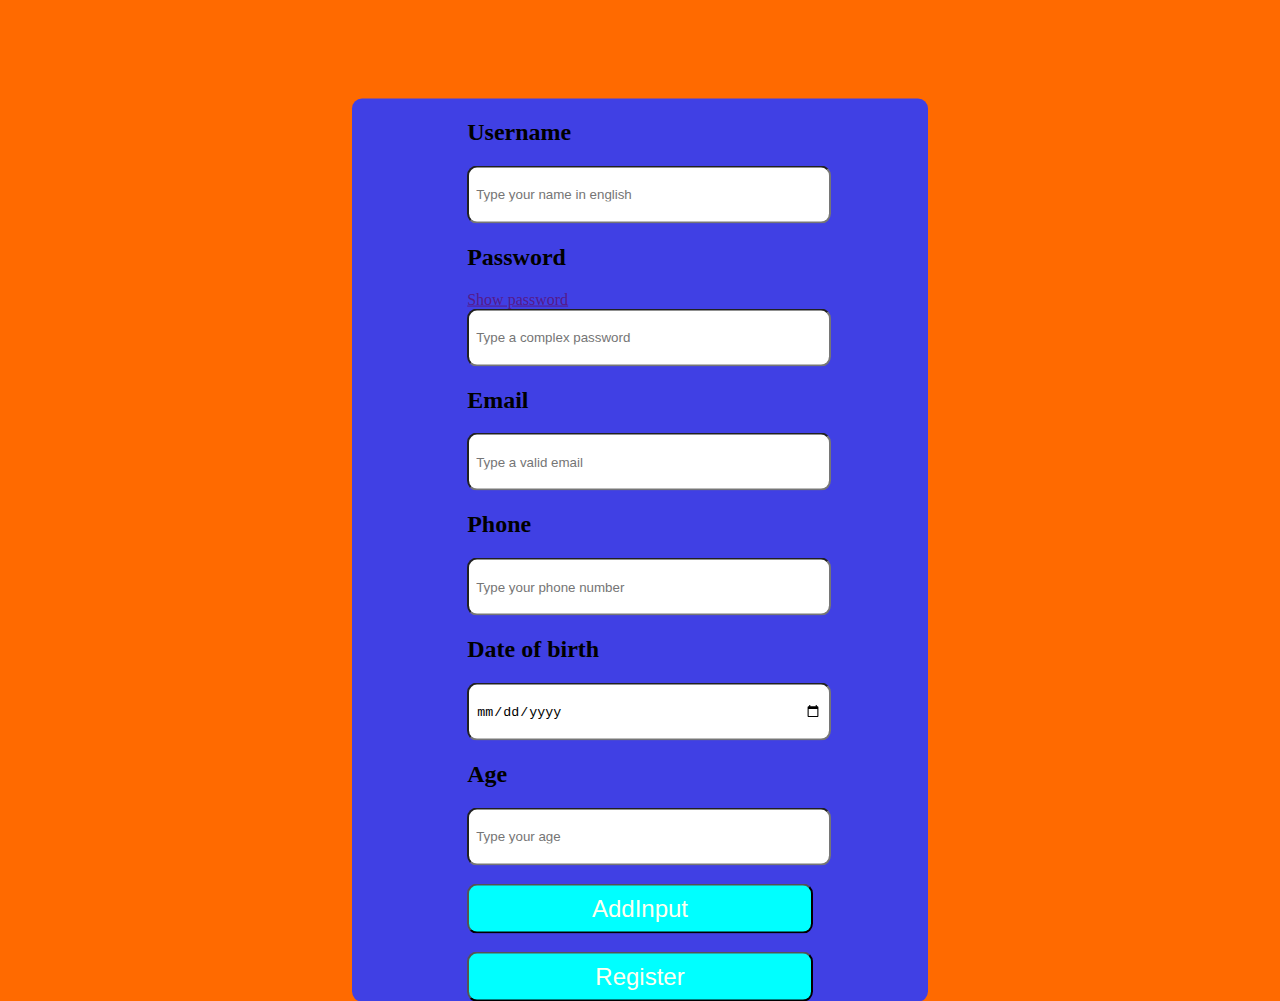
<file: index.html>
<!DOCTYPE html>
<html lang="en">
<head>
    <meta charset="UTF-8">
    <meta http-equiv="X-UA-Compatible" content="IE=edge">
    <meta name="viewport" content="width=device-width, initial-scale=1.0">
    <title>Document</title>
    <link rel="stylesheet" href="index.css">
</head>
<body>
    <div>
        <form id="form">
            <h2><label for="username">Username</label></h2>
            <input type="text" name="username" id="username" placeholder="Type your name in english">
            <br>
            <h2><label for="password">Password</label></h2> <a href="" id="show">Show password</a>
            <input type="password" name="password" id="password" placeholder="Type a complex password">
            <br>
            <h2><label for="email">Email</label></h2>
            <input type="email" name="email" id="email" placeholder="Type a valid email">
            <br>
            <h2><label for="Phone">Phone</label></h2>
            <input type="number" name="phone" id="phone" placeholder="Type your phone number">
            <br>
            <h2><label for="date">Date of birth</label></h2>
            <input type="date" name="dob" id="dob">
            <br>
            <h2><label for="Age">Age</label></h2>
            <input type="number" name="age" id="age" placeholder="Type your age">
            <br>
            <br>
            <button type="">AddInput</button>
            <br>
            <br>
            <button type="submit" id="button">Register</button>
        </form>
    </div>
    <script src="index.js"></script>
</body>
</html>
</file>
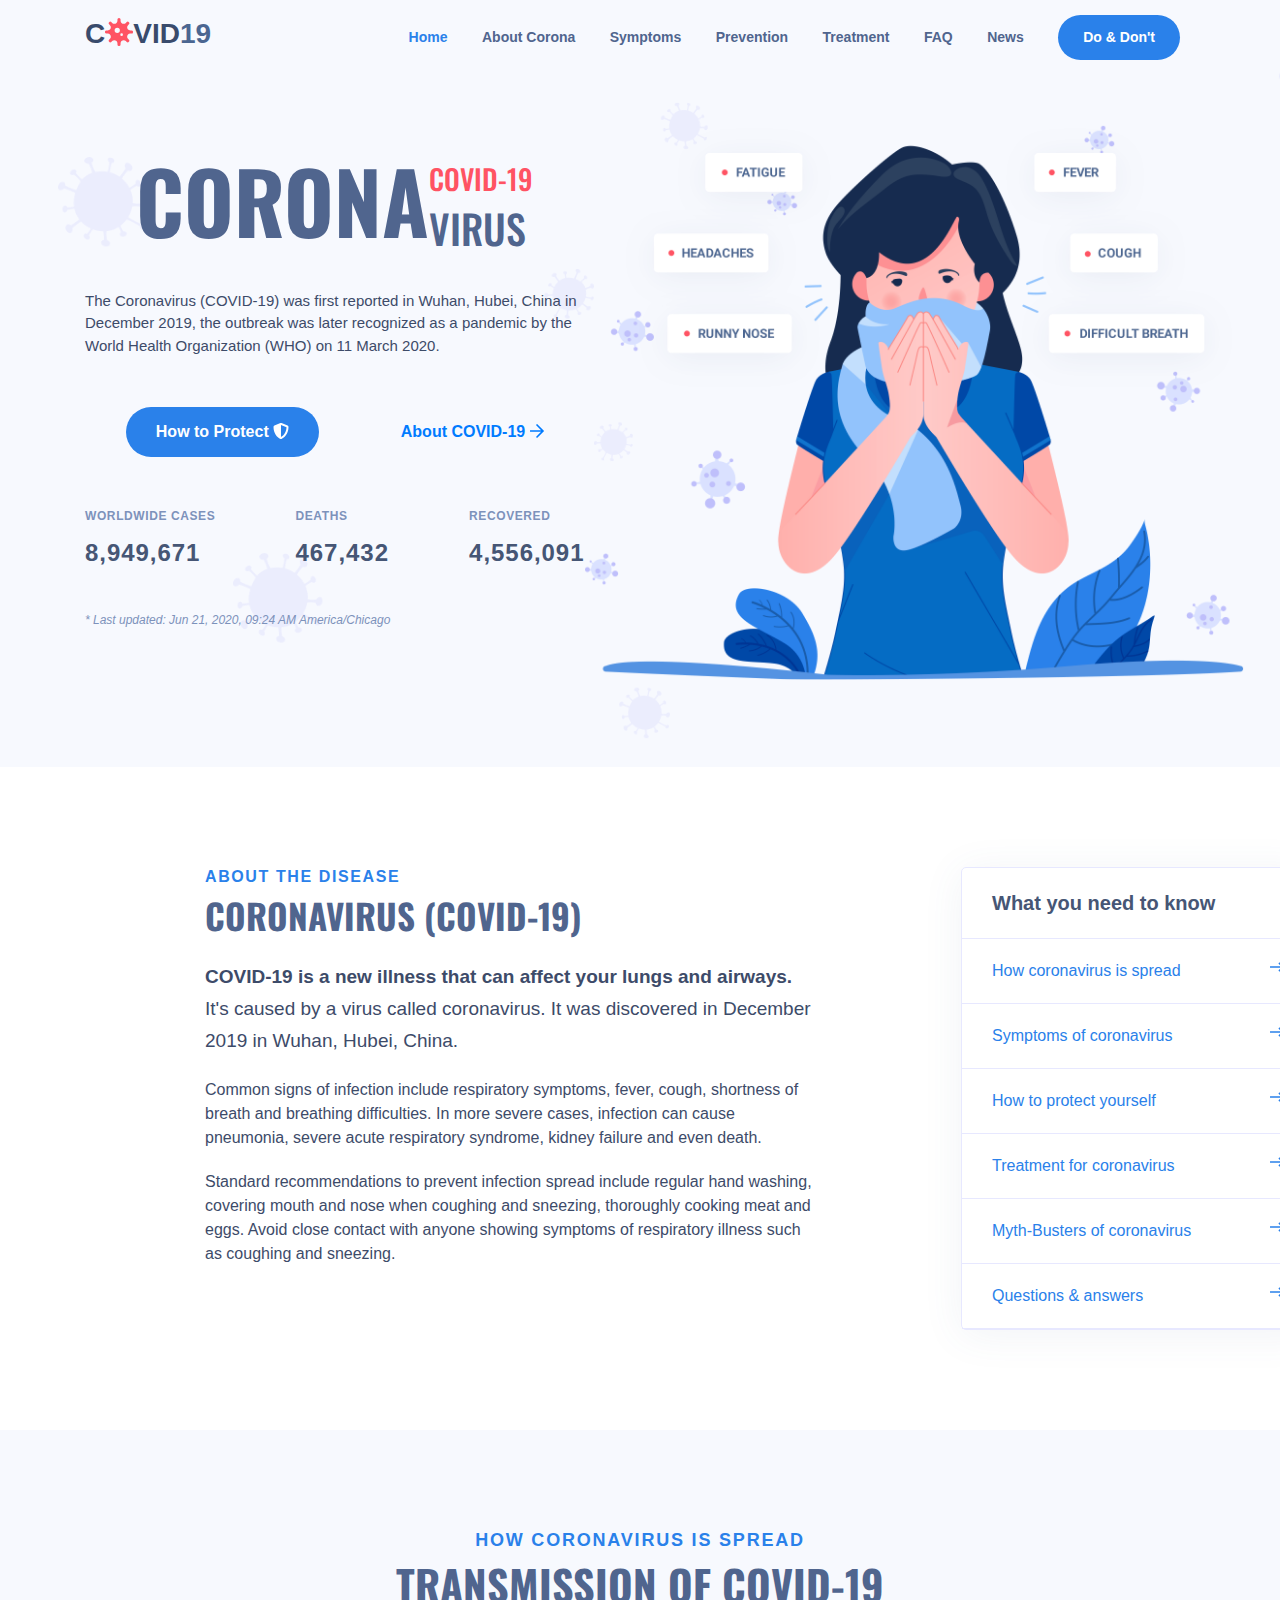
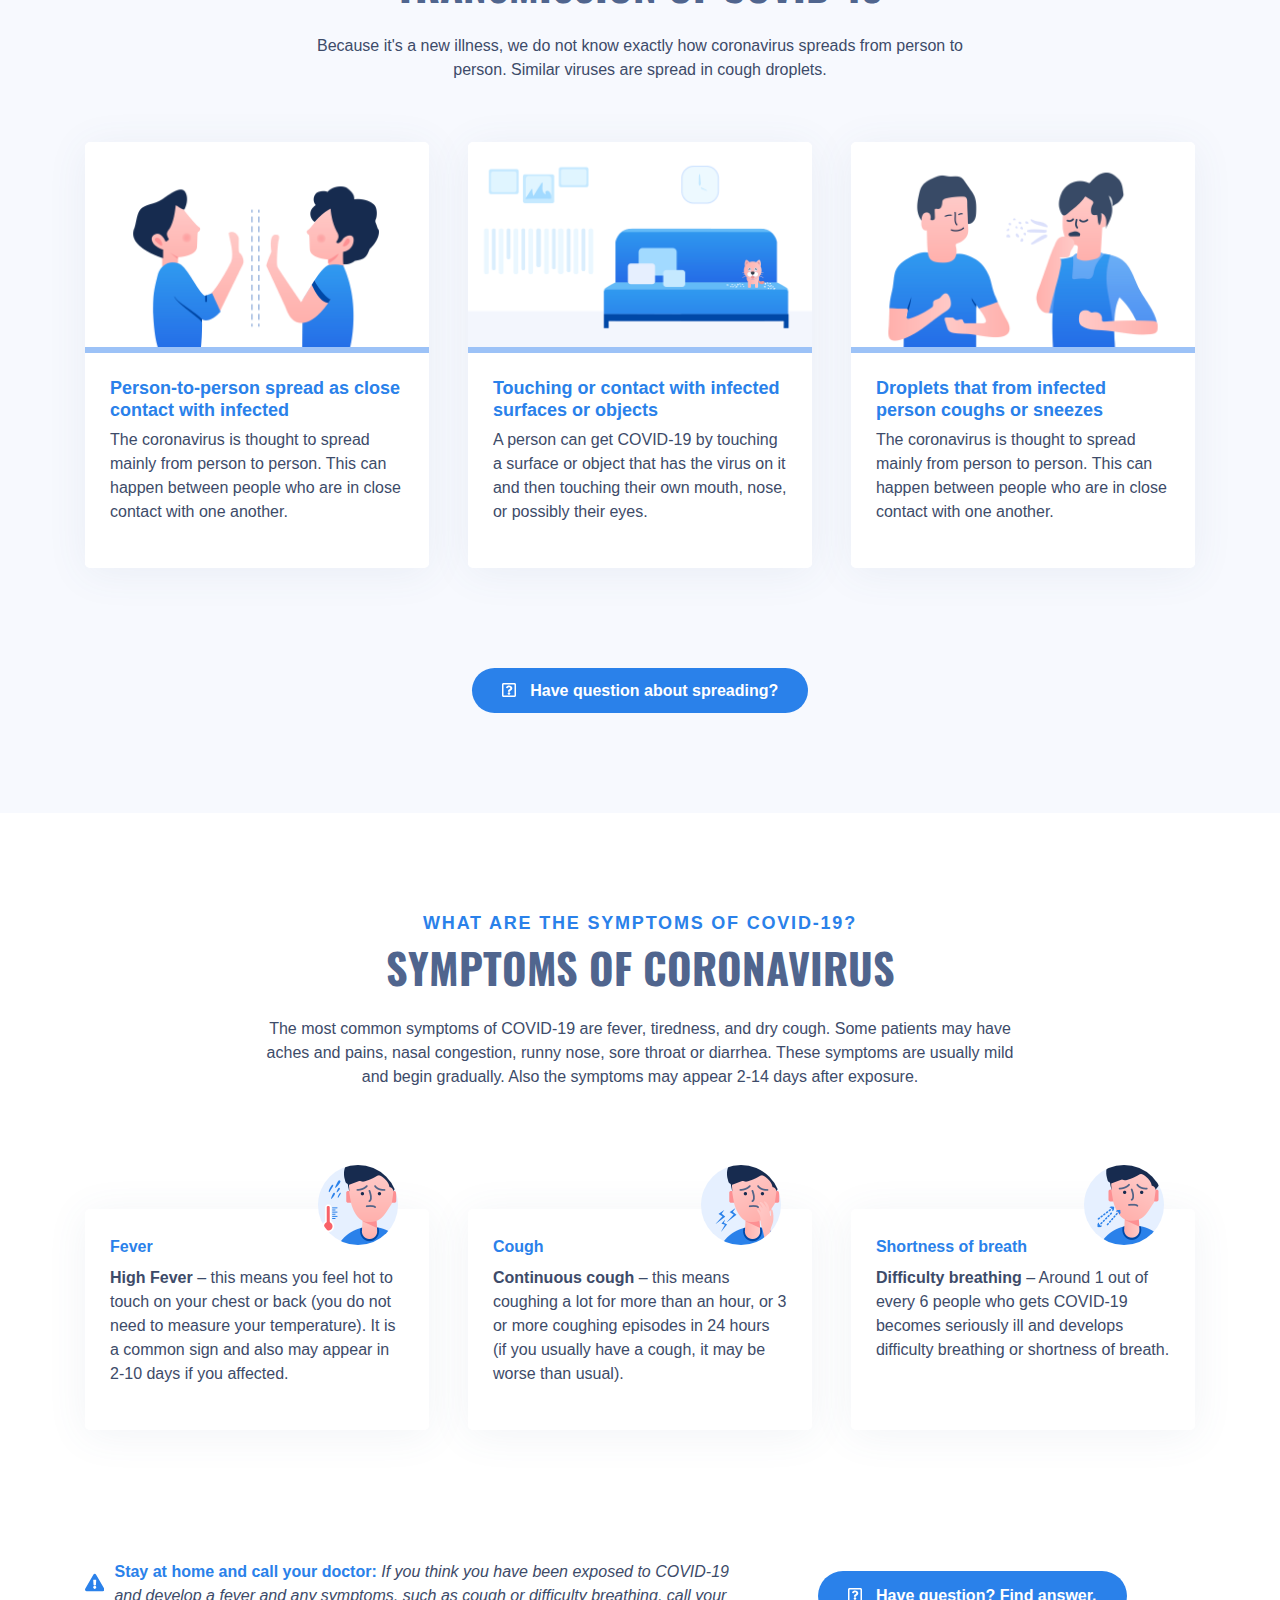
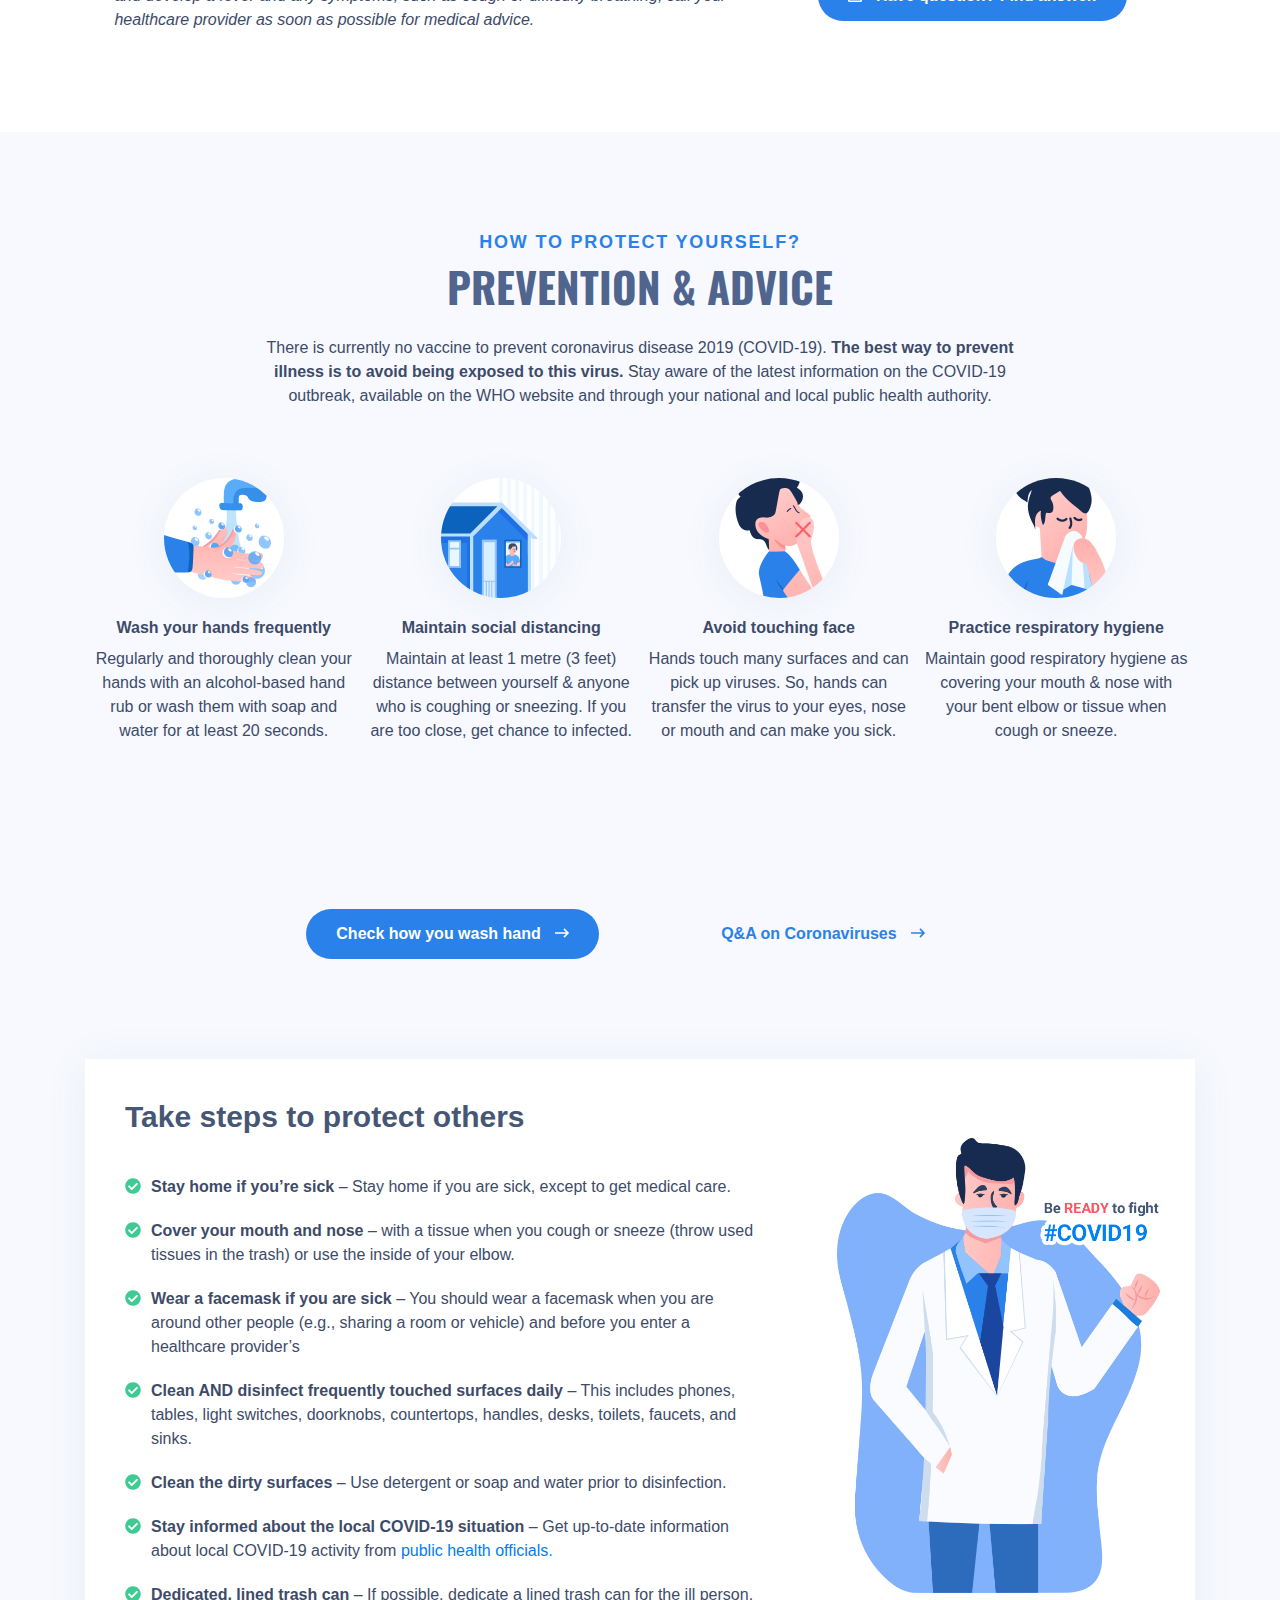
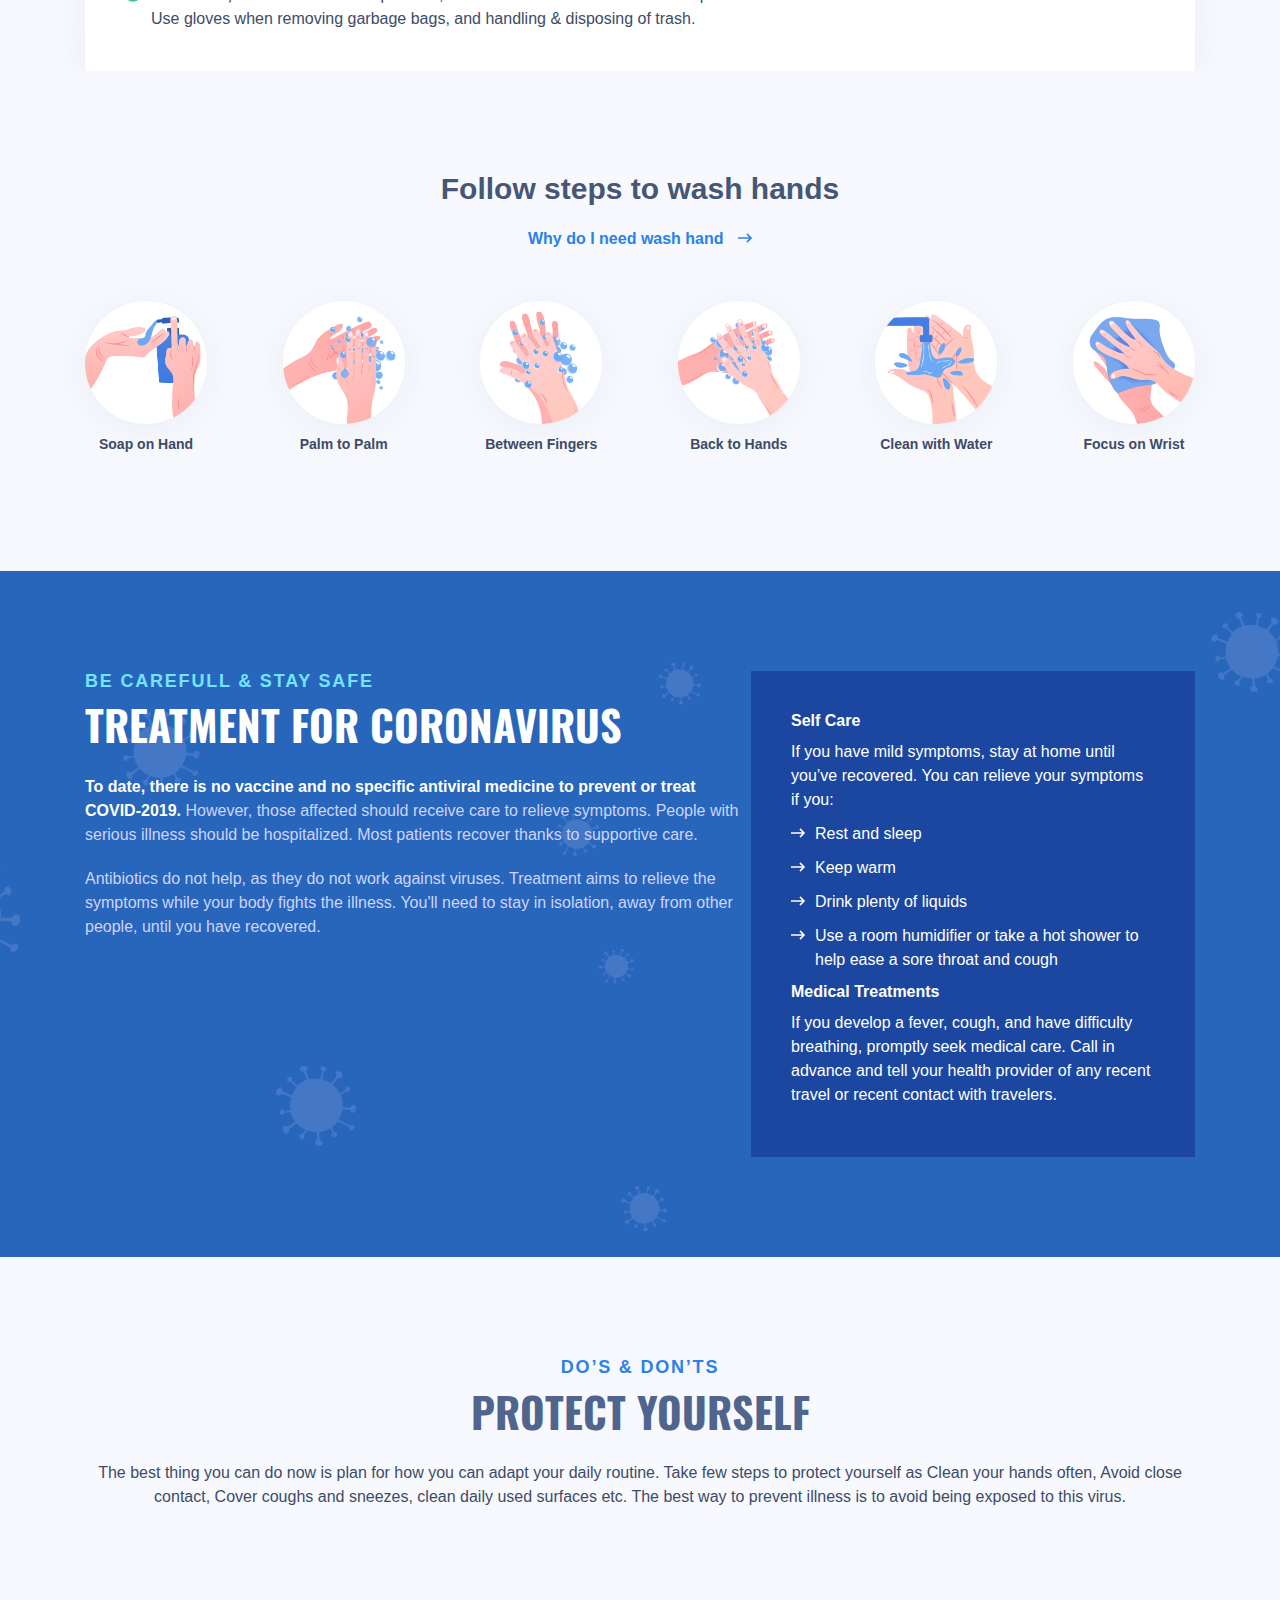
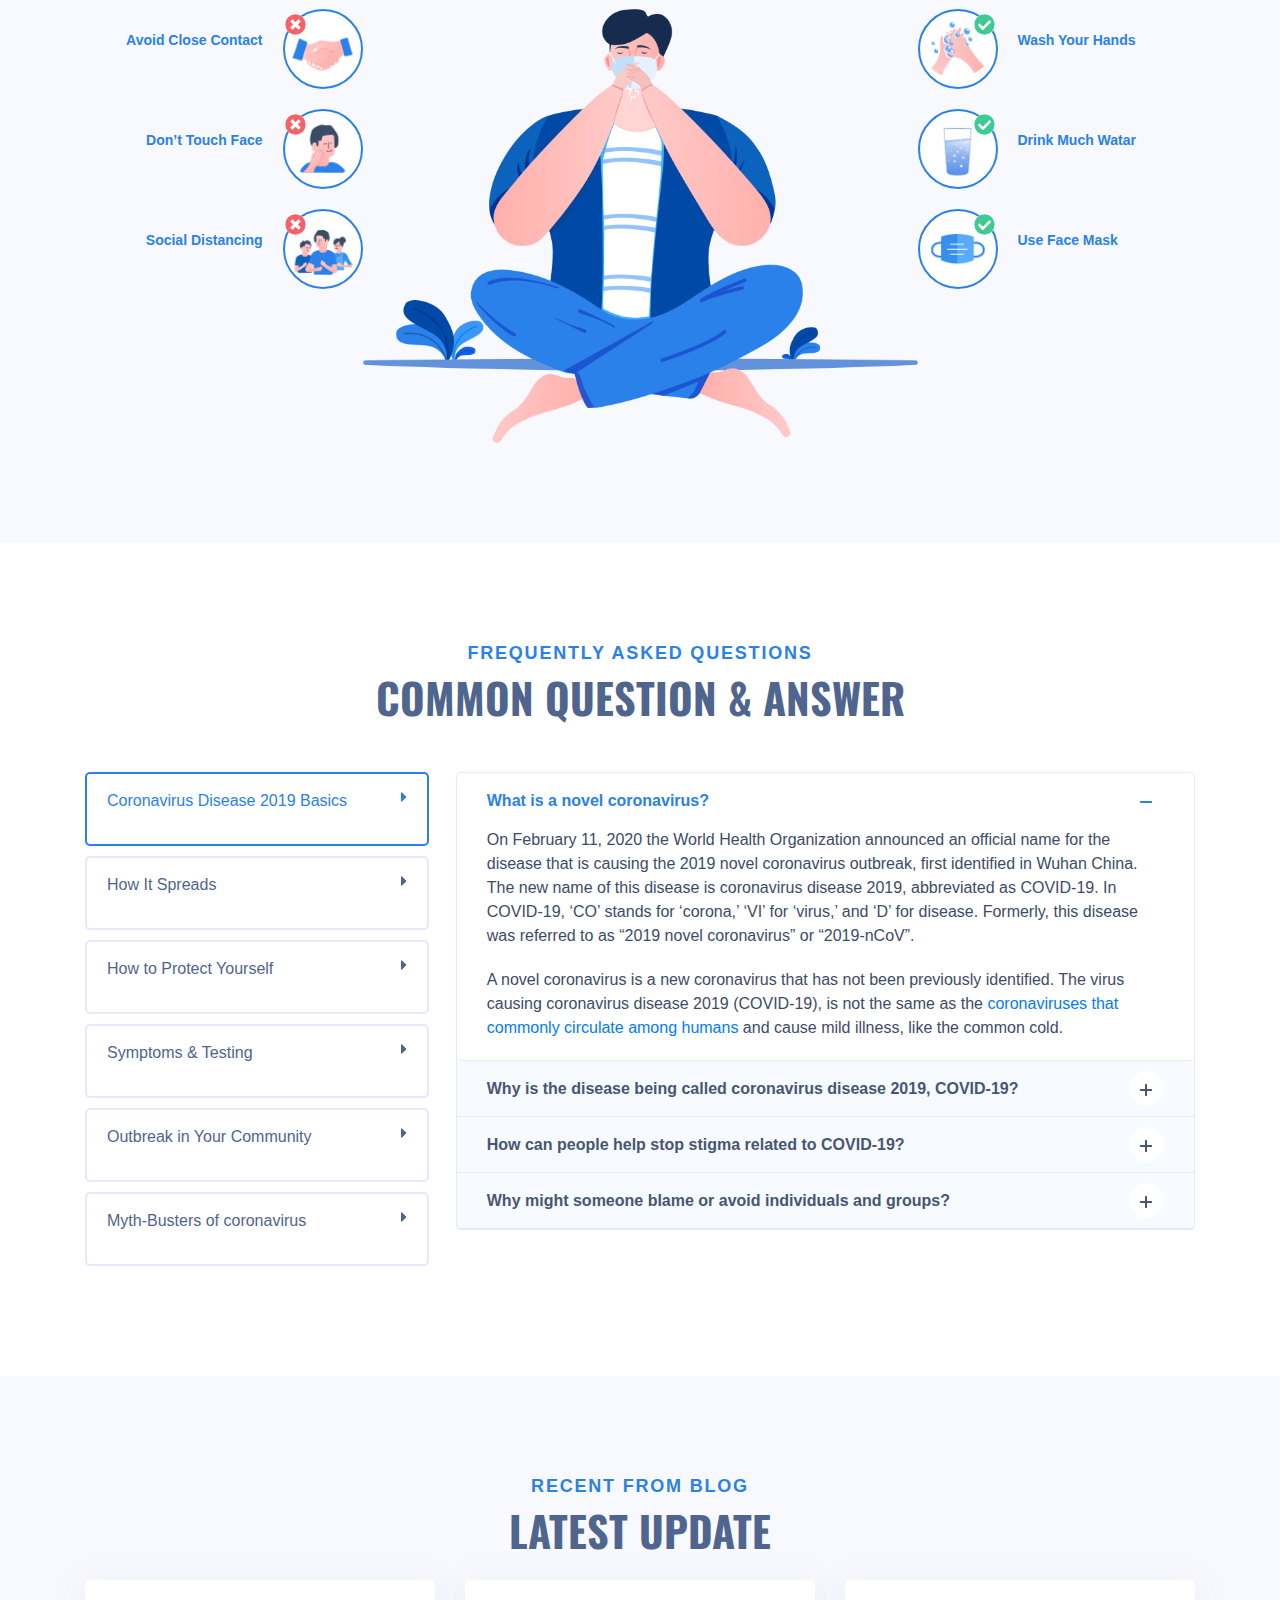
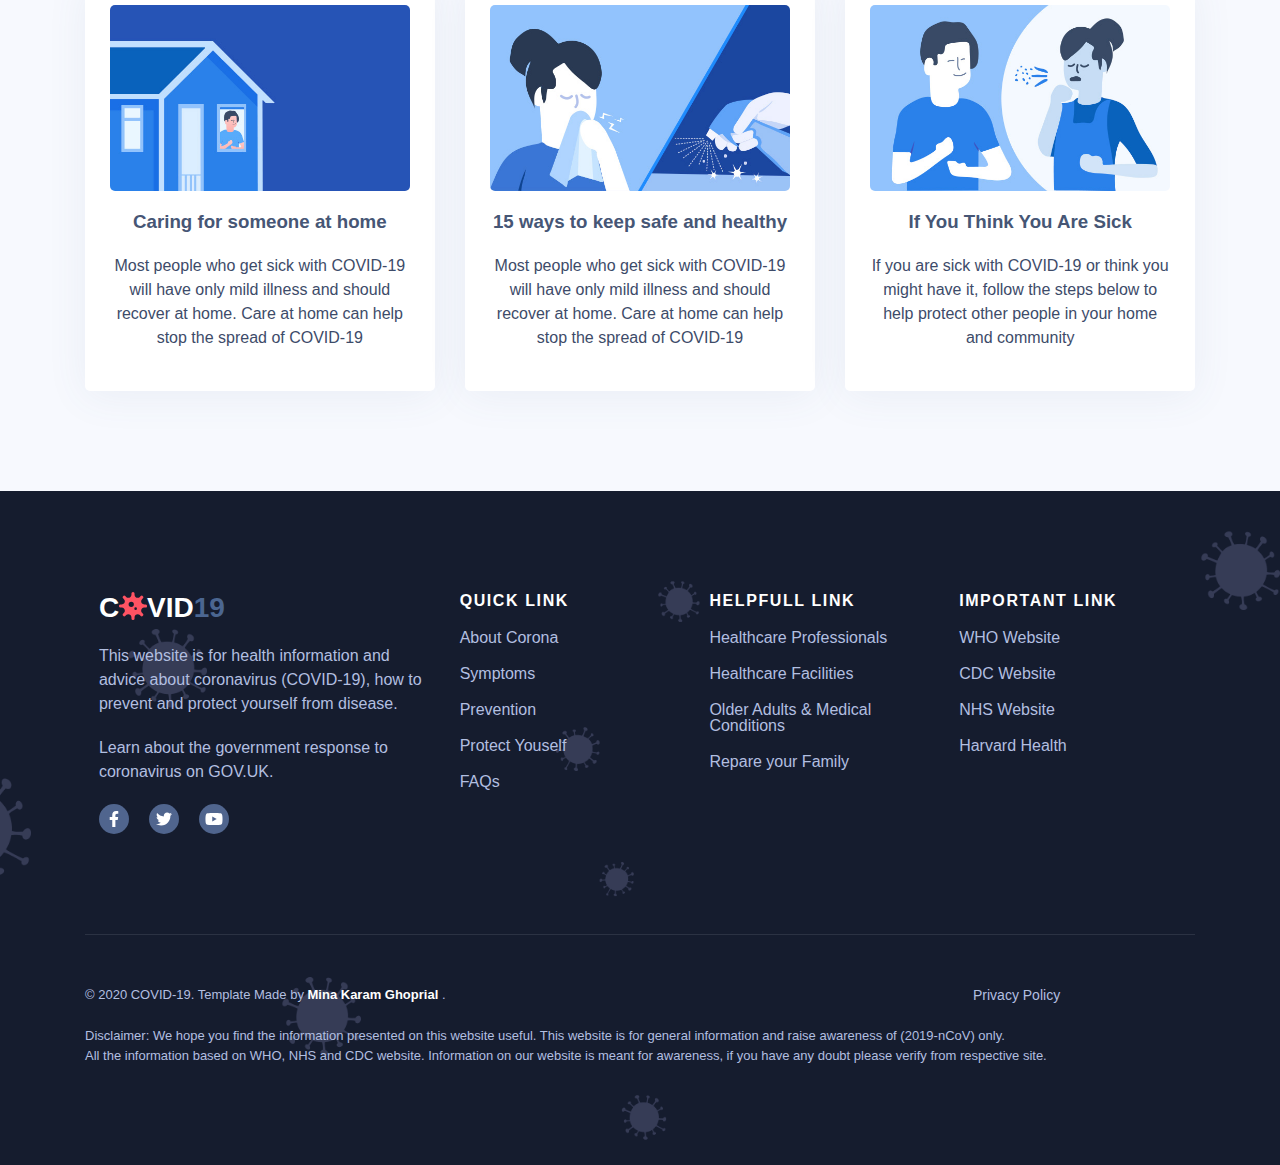
<file: Main project/index.html>
<!DOCTYPE html>
<html lang="en">

<head>
  <meta charset="UTF-8">
  <meta http-equiv="X-UA-Compatible" content="IE=edge">
  <meta name="viewport" content="width=device-width, initial-scale=1.0">
  <title>Document</title>
  <link rel="preconnect" href="https://fonts.googleapis.com">
  <link rel="preconnect" href="https://fonts.gstatic.com" crossorigin>
  <link href="https://fonts.googleapis.com/css2?family=Oswald:wght@600&display=swap" rel="stylesheet">
  <link rel="stylesheet" href="css/bootstrap.min.css">
  <link rel="stylesheet" href="css/main.css">
</head>

<body>
  <div class="background_home">
    <!-- navbar -->
    <div class="navbar">
      <div class="container">
        <div>
          <h2>
            C<svg class="svg-inline--fa fa-virus fa-w-16" aria-hidden="true" focusable="false" data-prefix="fas"
              data-icon="virus" role="img" xmlns="http://www.w3.org/2000/svg" viewBox="0 0 512 512" data-fa-i2svg="">
              <path fill="currentColor"
                d="M483.55,227.55H462c-50.68,0-76.07-61.27-40.23-97.11L437,115.19A28.44,28.44,0,0,0,396.8,75L381.56,90.22c-35.84,35.83-97.11,10.45-97.11-40.23V28.44a28.45,28.45,0,0,0-56.9,0V50c0,50.68-61.27,76.06-97.11,40.23L115.2,75A28.44,28.44,0,0,0,75,115.19l15.25,15.25c35.84,35.84,10.45,97.11-40.23,97.11H28.45a28.45,28.45,0,1,0,0,56.89H50c50.68,0,76.07,61.28,40.23,97.12L75,396.8A28.45,28.45,0,0,0,115.2,437l15.24-15.25c35.84-35.84,97.11-10.45,97.11,40.23v21.54a28.45,28.45,0,0,0,56.9,0V462c0-50.68,61.27-76.07,97.11-40.23L396.8,437A28.45,28.45,0,0,0,437,396.8l-15.25-15.24c-35.84-35.84-10.45-97.12,40.23-97.12h21.54a28.45,28.45,0,1,0,0-56.89ZM224,272a48,48,0,1,1,48-48A48,48,0,0,1,224,272Zm80,56a24,24,0,1,1,24-24A24,24,0,0,1,304,328Z">
              </path>
            </svg>VID<span>19</span>
          </h2>
        </div>
        <div class="opacity"></div>
        <ul class="links">
          <li><a class="home-link active" href="#home">Home</a></li>
          <li><a class="about-link" href="#about">About Corona</a></li>
          <li><a class="symptoms-link" href="#symptoms">Symptoms</a></li>
          <li><a class="prevention-link" href="#prevention">Prevention</a></li>
          <li><a class="treatment-link" href="#treatment">Treatment</a></li>
          <li><a class ="faq-link" href="#FAQ">FAQ</a></li>
          <li><a class="news-link" href="#news">News</a></li>
          <li>
            <a href="#protect">
              <button>Do & Don't</button>
            </a>
          </li>
        </ul>
        <div class="icon burger">
          <svg class="svg-inline--fa fa-bars fa-w-14" aria-hidden="true" focusable="false" data-prefix="far"
            data-icon="bars" role="img" xmlns="http://www.w3.org/2000/svg" viewBox="0 0 448 512" data-fa-i2svg="">
            <path fill="currentColor"
              d="M436 124H12c-6.627 0-12-5.373-12-12V80c0-6.627 5.373-12 12-12h424c6.627 0 12 5.373 12 12v32c0 6.627-5.373 12-12 12zm0 160H12c-6.627 0-12-5.373-12-12v-32c0-6.627 5.373-12 12-12h424c6.627 0 12 5.373 12 12v32c0 6.627-5.373 12-12 12zm0 160H12c-6.627 0-12-5.373-12-12v-32c0-6.627 5.373-12 12-12h424c6.627 0 12 5.373 12 12v32c0 6.627-5.373 12-12 12z">
            </path>
          </svg><!-- <i class="far fa-bars"></i> -->
        </div>
        <div class="icon close">
          <svg class="svg-inline--fa fa-times fa-w-10" aria-hidden="true" focusable="false" data-prefix="far"
            data-icon="times" role="img" xmlns="http://www.w3.org/2000/svg" viewBox="0 0 320 512" data-fa-i2svg="">
            <path fill="currentColor"
              d="M207.6 256l107.72-107.72c6.23-6.23 6.23-16.34 0-22.58l-25.03-25.03c-6.23-6.23-16.34-6.23-22.58 0L160 208.4 52.28 100.68c-6.23-6.23-16.34-6.23-22.58 0L4.68 125.7c-6.23 6.23-6.23 16.34 0 22.58L112.4 256 4.68 363.72c-6.23 6.23-6.23 16.34 0 22.58l25.03 25.03c6.23 6.23 16.34 6.23 22.58 0L160 303.6l107.72 107.72c6.23 6.23 16.34 6.23 22.58 0l25.03-25.03c6.23-6.23 6.23-16.34 0-22.58L207.6 256z">
            </path>
          </svg>
        </div>
      </div>
    </div>
    <!-- home -->
    <div class="home" id="home">
      <div class="text">
        <div class="left-home">
          <div class="corona">

            <h1>CORONA</h1>
            <span>
              <h3>COVID-19</h3>
              <h2>VIRUS</h2>
            </span>
          </div>
          <div class="info">
            <p>
              The Coronavirus (COVID-19) was first reported in Wuhan, Hubei, China in December 2019, the
              outbreak was later recognized as a pandemic by the World Health Organization (WHO) on 11
              March 2020.
            </p>
            <div class="buttons">
              <a>
                <button>How to Protect <svg class="svg-inline--fa fa-shield-alt fa-w-16" aria-hidden="true"
                    focusable="false" data-prefix="fas" data-icon="shield-alt" role="img"
                    xmlns="http://www.w3.org/2000/svg" viewBox="0 0 512 512" data-fa-i2svg="">
                    <path fill="currentColor"
                      d="M466.5 83.7l-192-80a48.15 48.15 0 0 0-36.9 0l-192 80C27.7 91.1 16 108.6 16 128c0 198.5 114.5 335.7 221.5 380.3 11.8 4.9 25.1 4.9 36.9 0C360.1 472.6 496 349.3 496 128c0-19.4-11.7-36.9-29.5-44.3zM256.1 446.3l-.1-381 175.9 73.3c-3.3 151.4-82.1 261.1-175.8 307.7z">
                    </path>
                  </svg><!-- <i class="fas fa-shield-alt"></i> --></button>
              </a>
              <a class="arrow" href="#about">About COVID-19 <svg class="svg-inline--fa fa-arrow-right fa-w-14"
                  aria-hidden="true" focusable="false" data-prefix="far" data-icon="arrow-right" role="img"
                  xmlns="http://www.w3.org/2000/svg" viewBox="0 0 448 512" data-fa-i2svg="">
                  <path fill="currentColor"
                    d="M218.101 38.101L198.302 57.9c-4.686 4.686-4.686 12.284 0 16.971L353.432 230H12c-6.627 0-12 5.373-12 12v28c0 6.627 5.373 12 12 12h341.432l-155.13 155.13c-4.686 4.686-4.686 12.284 0 16.971l19.799 19.799c4.686 4.686 12.284 4.686 16.971 0l209.414-209.414c4.686-4.686 4.686-12.284 0-16.971L235.071 38.101c-4.686-4.687-12.284-4.687-16.97 0z">
                  </path>
                </svg><!-- <i class="far fa-arrow-right"></i> -->
              </a>
            </div>
          </div>
          <div class="stats">
            <div>
              <p class="statements">WORLDWIDE CASES</p>
              <p class="numbers">
                8,949,671
              </p>
            </div>
            <div>
              <p class="statements">DEATHS</p>
              <p class="numbers">467,432</p>
            </div>
            <div>
              <p class="statements">RECOVERED</p>
              <p class="numbers">4,556,091</p>
            </div>
          </div>
          <p class="update">
            * Last updated: Jun 21, 2020, 09:24 AM America/Chicago
          </p>
        </div>

      </div>
      <div class="img">
        <img src="images/header-a.png" alt="">
      </div>

    </div>
  </div>
  <!-- Go to home -->
  <section class="go-home">
    <a href="#home">
      <div class="icon">
        <svg class="svg-inline--fa fa-arrow-circle-up fa-w-16" aria-hidden="true" focusable="false" data-prefix="far"
          data-icon="arrow-circle-up" role="img" xmlns="http://www.w3.org/2000/svg" viewBox="0 0 512 512"
          data-fa-i2svg="">
          <path fill="currentColor"
            d="M256 504c137 0 248-111 248-248S393 8 256 8 8 119 8 256s111 248 248 248zm0-448c110.5 0 200 89.5 200 200s-89.5 200-200 200S56 366.5 56 256 145.5 56 256 56zM126.1 245.1l121.4-121.4c4.7-4.7 12.3-4.7 17 0l121.4 121.4c4.7 4.7 4.7 12.3 0 17l-19.6 19.6c-4.8 4.8-12.5 4.7-17.2-.2L282 211.2V372c0 6.6-5.4 12-12 12h-28c-6.6 0-12-5.4-12-12V211.2l-67.1 70.3c-4.7 4.9-12.4 5-17.2.2l-19.6-19.6c-4.7-4.7-4.7-12.3 0-17z">
          </path>
        </svg>
      </div>
    </a>
  </section>
  <!-- About -->
  <section class="about" id="about">
    <div class="container">
      <div class="about-info">
        <div class="left-about">
          <h5>ABOUT THE DISEASE</h5>
          <h2>Coronavirus (COVID-19)</h2>
          <p class="first">
            <span>COVID-19 is a new illness that can affect your lungs and airways.</span><br>
            It's caused by a virus called coronavirus. It was discovered in December 2019 in Wuhan, Hubei,
            China.
          </p>
          <p>
            Common signs of infection include respiratory symptoms, fever, cough, shortness of breath and
            breathing difficulties. In more severe cases, infection can cause pneumonia, severe acute
            respiratory syndrome, kidney failure and even death.
          </p>
          <p>
            Standard recommendations to prevent infection spread include regular hand washing, covering
            mouth and nose when coughing and sneezing, thoroughly cooking meat and eggs. Avoid close contact
            with anyone showing symptoms of respiratory illness such as coughing and sneezing.
          </p>

        </div>
        <div class="right-about">
          <ul>
            <li>What you need to know</li>
            <a href="#transm">
              <li><span>How coronavirus is spread</span>
                <svg class="svg-inline--fa fa-long-arrow-right fa-w-14" aria-hidden="true" focusable="false"
                  data-prefix="far" data-icon="long-arrow-right" role="img" xmlns="http://www.w3.org/2000/svg"
                  viewBox="0 0 448 512" data-fa-i2svg="">
                  <path fill="currentColor"
                    d="M295.515 115.716l-19.626 19.626c-4.753 4.753-4.675 12.484.173 17.14L356.78 230H12c-6.627 0-12 5.373-12 12v28c0 6.627 5.373 12 12 12h344.78l-80.717 77.518c-4.849 4.656-4.927 12.387-.173 17.14l19.626 19.626c4.686 4.686 12.284 4.686 16.971 0l131.799-131.799c4.686-4.686 4.686-12.284 0-16.971L312.485 115.716c-4.686-4.686-12.284-4.686-16.97 0z">
                  </path>
                </svg><!-- <i class="far fa-long-arrow-right"></i> -->
              </li>
            </a>
            <a href="#symptoms">
              <li><span>Symptoms of coronavirus</span>
                <svg class="svg-inline--fa fa-long-arrow-right fa-w-14" aria-hidden="true" focusable="false"
                  data-prefix="far" data-icon="long-arrow-right" role="img" xmlns="http://www.w3.org/2000/svg"
                  viewBox="0 0 448 512" data-fa-i2svg="">
                  <path fill="currentColor"
                    d="M295.515 115.716l-19.626 19.626c-4.753 4.753-4.675 12.484.173 17.14L356.78 230H12c-6.627 0-12 5.373-12 12v28c0 6.627 5.373 12 12 12h344.78l-80.717 77.518c-4.849 4.656-4.927 12.387-.173 17.14l19.626 19.626c4.686 4.686 12.284 4.686 16.971 0l131.799-131.799c4.686-4.686 4.686-12.284 0-16.971L312.485 115.716c-4.686-4.686-12.284-4.686-16.97 0z">
                  </path>
                </svg><!-- <i class="far fa-long-arrow-right"></i> -->
              </li>
            </a>
            <a href="#protect">
              <li><span>How to protect yourself</span>
                <svg class="svg-inline--fa fa-long-arrow-right fa-w-14" aria-hidden="true" focusable="false"
                  data-prefix="far" data-icon="long-arrow-right" role="img" xmlns="http://www.w3.org/2000/svg"
                  viewBox="0 0 448 512" data-fa-i2svg="">
                  <path fill="currentColor"
                    d="M295.515 115.716l-19.626 19.626c-4.753 4.753-4.675 12.484.173 17.14L356.78 230H12c-6.627 0-12 5.373-12 12v28c0 6.627 5.373 12 12 12h344.78l-80.717 77.518c-4.849 4.656-4.927 12.387-.173 17.14l19.626 19.626c4.686 4.686 12.284 4.686 16.971 0l131.799-131.799c4.686-4.686 4.686-12.284 0-16.971L312.485 115.716c-4.686-4.686-12.284-4.686-16.97 0z">
                  </path>
                </svg><!-- <i class="far fa-long-arrow-right"></i> -->
              </li>
            </a>
            <a href="#treatment">
              <li><span>Treatment for coronavirus</span>
                <svg class="svg-inline--fa fa-long-arrow-right fa-w-14" aria-hidden="true" focusable="false"
                  data-prefix="far" data-icon="long-arrow-right" role="img" xmlns="http://www.w3.org/2000/svg"
                  viewBox="0 0 448 512" data-fa-i2svg="">
                  <path fill="currentColor"
                    d="M295.515 115.716l-19.626 19.626c-4.753 4.753-4.675 12.484.173 17.14L356.78 230H12c-6.627 0-12 5.373-12 12v28c0 6.627 5.373 12 12 12h344.78l-80.717 77.518c-4.849 4.656-4.927 12.387-.173 17.14l19.626 19.626c4.686 4.686 12.284 4.686 16.971 0l131.799-131.799c4.686-4.686 4.686-12.284 0-16.971L312.485 115.716c-4.686-4.686-12.284-4.686-16.97 0z">
                  </path>
                </svg><!-- <i class="far fa-long-arrow-right"></i> -->
              </li>
            </a>
            <a href="#FAQ">
              <li><span>Myth-Busters of coronavirus</span>
                <svg class="svg-inline--fa fa-long-arrow-right fa-w-14" aria-hidden="true" focusable="false"
                  data-prefix="far" data-icon="long-arrow-right" role="img" xmlns="http://www.w3.org/2000/svg"
                  viewBox="0 0 448 512" data-fa-i2svg="">
                  <path fill="currentColor"
                    d="M295.515 115.716l-19.626 19.626c-4.753 4.753-4.675 12.484.173 17.14L356.78 230H12c-6.627 0-12 5.373-12 12v28c0 6.627 5.373 12 12 12h344.78l-80.717 77.518c-4.849 4.656-4.927 12.387-.173 17.14l19.626 19.626c4.686 4.686 12.284 4.686 16.971 0l131.799-131.799c4.686-4.686 4.686-12.284 0-16.971L312.485 115.716c-4.686-4.686-12.284-4.686-16.97 0z">
                  </path>
                </svg><!-- <i class="far fa-long-arrow-right"></i> -->
              </li>
            </a>
            <a href="#FAQ">
              <li><span>Questions &amp; answers</span>
                <svg class="svg-inline--fa fa-long-arrow-right fa-w-14" aria-hidden="true" focusable="false"
                  data-prefix="far" data-icon="long-arrow-right" role="img" xmlns="http://www.w3.org/2000/svg"
                  viewBox="0 0 448 512" data-fa-i2svg="">
                  <path fill="currentColor"
                    d="M295.515 115.716l-19.626 19.626c-4.753 4.753-4.675 12.484.173 17.14L356.78 230H12c-6.627 0-12 5.373-12 12v28c0 6.627 5.373 12 12 12h344.78l-80.717 77.518c-4.849 4.656-4.927 12.387-.173 17.14l19.626 19.626c4.686 4.686 12.284 4.686 16.971 0l131.799-131.799c4.686-4.686 4.686-12.284 0-16.971L312.485 115.716c-4.686-4.686-12.284-4.686-16.97 0z">
                  </path>
                </svg><!-- <i class="far fa-long-arrow-right"></i> -->
              </li>
            </a>
          </ul>
        </div>
      </div>
    </div>
  </section>
  <!-- Transmission -->
  <section class="transm" id="transm">
    <div class="container">
      <div class="title">
        <h5>How coronavirus is spread</h5>
        <h2>Transmission of COVID-19</h2>
        <p>
          Because it's a new illness, we do not know exactly how coronavirus spreads from person to person.
          Similar viruses are spread in cough droplets.
        </p>
      </div>
      <div class="boxes">
        <div class="box">
          <div class="img">
            <img src="images/spread-a.png">
          </div>
          <div class="text">
            <h3>Person-to-person spread as close contact with infected</h3>
            <p>
              The coronavirus is thought to spread mainly from person to person. This can happen between
              people who are in close contact with one another.
            </p>
          </div>
        </div>
        <div class="box">
          <div class="img">
            <img src="images/spread-b.png" alt="">
          </div>
          <div class="text">
            <h3>Touching or contact with infected surfaces or objects</h3>
            <p>
              A person can get COVID-19 by touching a surface or object that has the virus on it and then
              touching their own mouth, nose, or possibly their eyes.
            </p>
          </div>
        </div>
        <div class="box">
          <div class="img">
            <img src="images/spread-c.png" alt="">
          </div>
          <div class="text">
            <h3>Droplets that from infected person coughs or sneezes</h3>
            <p>
              The coronavirus is thought to spread mainly from person to person. This can happen between
              people who are in close contact with one another.
            </p>
          </div>
        </div>
      </div>
      <div class="button">
        <a href="#FAQ"><button><svg class="svg-inline--fa fa-question-square fa-w-14" aria-hidden="true"
              focusable="false" data-prefix="far" data-icon="question-square" role="img"
              xmlns="http://www.w3.org/2000/svg" viewBox="0 0 448 512" data-fa-i2svg="">
              <path fill="currentColor"
                d="M448 80v352c0 26.51-21.49 48-48 48H48c-26.51 0-48-21.49-48-48V80c0-26.51 21.49-48 48-48h352c26.51 0 48 21.49 48 48zm-48 346V86a6 6 0 0 0-6-6H54a6 6 0 0 0-6 6v340a6 6 0 0 0 6 6h340a6 6 0 0 0 6-6zm-68.756-225.2c0 67.052-72.421 68.084-72.421 92.863V300c0 6.627-5.373 12-12 12h-45.647c-6.627 0-12-5.373-12-12v-8.659c0-35.745 27.1-50.034 47.579-61.516 17.561-9.845 28.324-16.541 28.324-29.579 0-17.246-21.999-28.693-39.784-28.693-23.189 0-33.894 10.977-48.942 29.969-4.057 5.12-11.46 6.071-16.666 2.124l-27.824-21.098c-5.107-3.872-6.251-11.066-2.644-16.363C152.846 131.491 182.94 112 229.794 112c49.071 0 101.45 38.304 101.45 88.8zM266 368c0 23.159-18.841 42-42 42s-42-18.841-42-42 18.841-42 42-42 42 18.841 42 42z">
              </path>
            </svg><!-- <i class="far fa-question-square"></i> --> Have question about
            spreading?</button></a>
      </div>
    </div>
  </section>
  <!-- symptoms -->
  <section class="symptoms" id="symptoms">
    <div class="container">
      <div class="title">
        <h5>What are the symptoms of COVID-19?</h5>
        <h2>Symptoms of Coronavirus</h2>
        <p>
          The most common symptoms of COVID-19 are fever, tiredness, and dry cough. Some patients may have
          aches and pains, nasal congestion, runny nose, sore throat or diarrhea. These symptoms are usually
          mild and begin gradually. Also the symptoms may appear 2-14 days after exposure.
        </p>
      </div>
      <div class="boxes">
        <div class="box">
          <div class="img">
            <img src="images/symptom-a.png" alt="">
          </div>
          <div class="text">
            <h3>Fever</h3>
            <p>
              <span>High Fever </span>– this means you feel hot to touch on your chest or back (you do not
              need to measure your temperature). It is a common sign and also may appear in 2-10 days if
              you affected.
            </p>
          </div>
        </div>
        <div class="box">
          <div class="img">
            <img src="images/symptom-b.png" alt="">
          </div>
          <div class="text">
            <h3>Cough</h3>
            <p>
              <span>Continuous cough</span> – this means coughing a lot for more than an hour, or 3 or
              more coughing episodes in 24 hours (if you usually have a cough, it may be worse than
              usual).
            </p>
          </div>
        </div>
        <div class="box">
          <div class="img">
            <img src="images/symptom-c.png" alt="">
          </div>
          <div class="text">
            <h3>Shortness of breath</h3>
            <p>
              <span>Difficulty breathing</span> – Around 1 out of every 6 people who gets COVID-19 becomes
              seriously ill and develops difficulty breathing or shortness of breath.
            </p>
          </div>
        </div>
      </div>
      <div class="text-button">
        <div class="text">
          <svg class="svg-inline--fa fa-exclamation-triangle fa-w-18" aria-hidden="true" focusable="false"
            data-prefix="fas" data-icon="exclamation-triangle" role="img" xmlns="http://www.w3.org/2000/svg"
            viewBox="0 0 576 512" data-fa-i2svg="">
            <path fill="currentColor"
              d="M569.517 440.013C587.975 472.007 564.806 512 527.94 512H48.054c-36.937 0-59.999-40.055-41.577-71.987L246.423 23.985c18.467-32.009 64.72-31.951 83.154 0l239.94 416.028zM288 354c-25.405 0-46 20.595-46 46s20.595 46 46 46 46-20.595 46-46-20.595-46-46-46zm-43.673-165.346l7.418 136c.347 6.364 5.609 11.346 11.982 11.346h48.546c6.373 0 11.635-4.982 11.982-11.346l7.418-136c.375-6.874-5.098-12.654-11.982-12.654h-63.383c-6.884 0-12.356 5.78-11.981 12.654z">
            </path>
          </svg>
          <p>
            <span>Stay at home and call your doctor:</span> If you think you have been exposed to COVID-19
            and develop a fever and any symptoms, such as cough or difficulty breathing, call your
            healthcare provider as soon as possible for medical advice.
          </p>
        </div>
        <div class="button">
          <a href="#FAQ"><button><svg class="svg-inline--fa fa-question-square fa-w-14" aria-hidden="true"
                focusable="false" data-prefix="far" data-icon="question-square" role="img"
                xmlns="http://www.w3.org/2000/svg" viewBox="0 0 448 512" data-fa-i2svg="">
                <path fill="currentColor"
                  d="M448 80v352c0 26.51-21.49 48-48 48H48c-26.51 0-48-21.49-48-48V80c0-26.51 21.49-48 48-48h352c26.51 0 48 21.49 48 48zm-48 346V86a6 6 0 0 0-6-6H54a6 6 0 0 0-6 6v340a6 6 0 0 0 6 6h340a6 6 0 0 0 6-6zm-68.756-225.2c0 67.052-72.421 68.084-72.421 92.863V300c0 6.627-5.373 12-12 12h-45.647c-6.627 0-12-5.373-12-12v-8.659c0-35.745 27.1-50.034 47.579-61.516 17.561-9.845 28.324-16.541 28.324-29.579 0-17.246-21.999-28.693-39.784-28.693-23.189 0-33.894 10.977-48.942 29.969-4.057 5.12-11.46 6.071-16.666 2.124l-27.824-21.098c-5.107-3.872-6.251-11.066-2.644-16.363C152.846 131.491 182.94 112 229.794 112c49.071 0 101.45 38.304 101.45 88.8zM266 368c0 23.159-18.841 42-42 42s-42-18.841-42-42 18.841-42 42-42 42 18.841 42 42z">
                </path>
              </svg><!-- <i class="far fa-question-square"></i> --> Have question? Find
              answer.</button></a>
        </div>
      </div>
    </div>
  </section>
  <!-- symptoms -->
  <!-- prevention -->
  <section id="prevention">
    <div class="container">
      <div class="title">
        <h5>How to Protect Yourself?</h5>
        <h2>Prevention &amp; advice</h2>
        <p>
          There is currently no vaccine to prevent coronavirus disease 2019 (COVID-19). <span>The best way to
            prevent illness is to avoid being exposed to this virus.</span> Stay aware of the latest
          information on the COVID-19 outbreak, available on the WHO website and through your national and
          local public health authority.
        </p>
      </div>
      <div class="boxes">
        <div class="box">
          <div class="img">
            <img src="images/advice-a.png" alt="">
          </div>
          <div class="box-text">
            <h3>Wash your hands frequently</h3>
            <p>
              Regularly and thoroughly clean your hands with an alcohol-based hand rub or wash them with
              soap and water for at least 20 seconds.
            </p>
          </div>
        </div>
        <div class="box">
          <div class="img">
            <img src="images/advice-b.png" alt="">
          </div>
          <div class="box-text">
            <h3>Maintain social distancing</h3>
            <p>
              Maintain at least 1 metre (3 feet) distance between yourself &amp; anyone who is coughing or
              sneezing. If you are too close, get chance to infected.
            </p>
          </div>
        </div>
        <div class="box">
          <div class="img">
            <img src="images/advice-c.png" alt="">
          </div>
          <div class="box-text">
            <h3>Avoid touching face</h3>
            <p>
              Hands touch many surfaces and can pick up viruses. So, hands can transfer the virus to your
              eyes, nose or mouth and can make you sick.
            </p>
          </div>
        </div>
        <div class="box">
          <div class="img">
            <img src="images/advice-d.png" alt="">
          </div>
          <div class="box-text">
            <h3>Practice respiratory hygiene</h3>
            <p>
              Maintain good respiratory hygiene as covering your mouth &amp; nose with your bent elbow or
              tissue when cough or sneeze.
            </p>
          </div>
        </div>
      </div>
      <div class="buttons">
        <a href="#hands"><button>Check how you wash hand <svg class="svg-inline--fa fa-long-arrow-right fa-w-14"
              aria-hidden="true" focusable="false" data-prefix="far" data-icon="long-arrow-right" role="img"
              xmlns="http://www.w3.org/2000/svg" viewBox="0 0 448 512" data-fa-i2svg="">
              <path fill="currentColor"
                d="M295.515 115.716l-19.626 19.626c-4.753 4.753-4.675 12.484.173 17.14L356.78 230H12c-6.627 0-12 5.373-12 12v28c0 6.627 5.373 12 12 12h344.78l-80.717 77.518c-4.849 4.656-4.927 12.387-.173 17.14l19.626 19.626c4.686 4.686 12.284 4.686 16.971 0l131.799-131.799c4.686-4.686 4.686-12.284 0-16.971L312.485 115.716c-4.686-4.686-12.284-4.686-16.97 0z">
              </path>
            </svg><!-- <i class="far fa-long-arrow-right"></i> --></button>
        </a>
        <a class="last" href="#FAQ">Q&amp;A on Coronaviruses <svg class="svg-inline--fa fa-long-arrow-right fa-w-14"
            aria-hidden="true" focusable="false" data-prefix="far" data-icon="long-arrow-right" role="img"
            xmlns="http://www.w3.org/2000/svg" viewBox="0 0 448 512" data-fa-i2svg="">
            <path fill="currentColor"
              d="M295.515 115.716l-19.626 19.626c-4.753 4.753-4.675 12.484.173 17.14L356.78 230H12c-6.627 0-12 5.373-12 12v28c0 6.627 5.373 12 12 12h344.78l-80.717 77.518c-4.849 4.656-4.927 12.387-.173 17.14l19.626 19.626c4.686 4.686 12.284 4.686 16.971 0l131.799-131.799c4.686-4.686 4.686-12.284 0-16.971L312.485 115.716c-4.686-4.686-12.284-4.686-16.97 0z">
            </path>
          </svg><!-- <i class="far fa-long-arrow-right"></i> -->
        </a>
      </div>
    </div>
  </section>
  <!-- steps -->
  <section id="steps" class="steps">
    <div class="container">
      <div class="steps-info">
        <div class="info">
          <h2>Take steps to protect others</h2>
          <ul>
            <li>
              <div class="svg">
                <svg class="svg-inline--fa fa-check-circle fa-w-16" aria-hidden="true" focusable="false"
                  data-prefix="fas" data-icon="check-circle" role="img" xmlns="http://www.w3.org/2000/svg"
                  viewBox="0 0 512 512" data-fa-i2svg="">
                  <path fill="currentColor"
                    d="M504 256c0 136.967-111.033 248-248 248S8 392.967 8 256 119.033 8 256 8s248 111.033 248 248zM227.314 387.314l184-184c6.248-6.248 6.248-16.379 0-22.627l-22.627-22.627c-6.248-6.249-16.379-6.249-22.628 0L216 308.118l-70.059-70.059c-6.248-6.248-16.379-6.248-22.628 0l-22.627 22.627c-6.248 6.248-6.248 16.379 0 22.627l104 104c6.249 6.249 16.379 6.249 22.628.001z">
                  </path>
                </svg><!-- <i class="fas fa-check-circle"></i> -->
              </div>
              <div class="text">
                <span>Stay home if you’re sick</span> – Stay home if you are sick, except to get medical
                care.
              </div>
            </li>
            <li>
              <div class="svg">
                <svg class="svg-inline--fa fa-check-circle fa-w-16" aria-hidden="true" focusable="false"
                  data-prefix="fas" data-icon="check-circle" role="img" xmlns="http://www.w3.org/2000/svg"
                  viewBox="0 0 512 512" data-fa-i2svg="">
                  <path fill="currentColor"
                    d="M504 256c0 136.967-111.033 248-248 248S8 392.967 8 256 119.033 8 256 8s248 111.033 248 248zM227.314 387.314l184-184c6.248-6.248 6.248-16.379 0-22.627l-22.627-22.627c-6.248-6.249-16.379-6.249-22.628 0L216 308.118l-70.059-70.059c-6.248-6.248-16.379-6.248-22.628 0l-22.627 22.627c-6.248 6.248-6.248 16.379 0 22.627l104 104c6.249 6.249 16.379 6.249 22.628.001z">
                  </path>
                </svg><!-- <i class="fas fa-check-circle"></i> -->
              </div>
              <div class="text">
                <span>Cover your mouth and nose</span> – with a tissue when you cough or sneeze (throw
                used tissues in the trash) or use the inside of your elbow.
              </div>
            </li>
            <li>
              <div class="svg">
                <svg class="svg-inline--fa fa-check-circle fa-w-16" aria-hidden="true" focusable="false"
                  data-prefix="fas" data-icon="check-circle" role="img" xmlns="http://www.w3.org/2000/svg"
                  viewBox="0 0 512 512" data-fa-i2svg="">
                  <path fill="currentColor"
                    d="M504 256c0 136.967-111.033 248-248 248S8 392.967 8 256 119.033 8 256 8s248 111.033 248 248zM227.314 387.314l184-184c6.248-6.248 6.248-16.379 0-22.627l-22.627-22.627c-6.248-6.249-16.379-6.249-22.628 0L216 308.118l-70.059-70.059c-6.248-6.248-16.379-6.248-22.628 0l-22.627 22.627c-6.248 6.248-6.248 16.379 0 22.627l104 104c6.249 6.249 16.379 6.249 22.628.001z">
                  </path>
                </svg><!-- <i class="fas fa-check-circle"></i> -->
              </div>
              <div class="text">
                <span>Wear a facemask if you are sick</span> – You should wear a facemask when you are
                around other people (e.g., sharing a room or vehicle) and before you enter a healthcare
                provider’s
              </div>
            </li>
            <li>
              <div class="svg">
                <svg class="svg-inline--fa fa-check-circle fa-w-16" aria-hidden="true" focusable="false"
                  data-prefix="fas" data-icon="check-circle" role="img" xmlns="http://www.w3.org/2000/svg"
                  viewBox="0 0 512 512" data-fa-i2svg="">
                  <path fill="currentColor"
                    d="M504 256c0 136.967-111.033 248-248 248S8 392.967 8 256 119.033 8 256 8s248 111.033 248 248zM227.314 387.314l184-184c6.248-6.248 6.248-16.379 0-22.627l-22.627-22.627c-6.248-6.249-16.379-6.249-22.628 0L216 308.118l-70.059-70.059c-6.248-6.248-16.379-6.248-22.628 0l-22.627 22.627c-6.248 6.248-6.248 16.379 0 22.627l104 104c6.249 6.249 16.379 6.249 22.628.001z">
                  </path>
                </svg><!-- <i class="fas fa-check-circle"></i> -->
              </div>
              <div class="text">
                <span>Clean AND disinfect frequently touched surfaces daily</span> – This includes
                phones, tables, light switches, doorknobs, countertops, handles, desks, toilets,
                faucets, and sinks.
              </div>
            </li>
            <li>
              <div class="svg">
                <svg class="svg-inline--fa fa-check-circle fa-w-16" aria-hidden="true" focusable="false"
                  data-prefix="fas" data-icon="check-circle" role="img" xmlns="http://www.w3.org/2000/svg"
                  viewBox="0 0 512 512" data-fa-i2svg="">
                  <path fill="currentColor"
                    d="M504 256c0 136.967-111.033 248-248 248S8 392.967 8 256 119.033 8 256 8s248 111.033 248 248zM227.314 387.314l184-184c6.248-6.248 6.248-16.379 0-22.627l-22.627-22.627c-6.248-6.249-16.379-6.249-22.628 0L216 308.118l-70.059-70.059c-6.248-6.248-16.379-6.248-22.628 0l-22.627 22.627c-6.248 6.248-6.248 16.379 0 22.627l104 104c6.249 6.249 16.379 6.249 22.628.001z">
                  </path>
                </svg><!-- <i class="fas fa-check-circle"></i> -->
              </div>
              <div class="text">
                <span>Clean the dirty surfaces</span> – Use detergent or soap and water prior to
                disinfection.
              </div>
            </li>
            <li>
              <div class="svg">
                <svg class="svg-inline--fa fa-check-circle fa-w-16" aria-hidden="true" focusable="false"
                  data-prefix="fas" data-icon="check-circle" role="img" xmlns="http://www.w3.org/2000/svg"
                  viewBox="0 0 512 512" data-fa-i2svg="">
                  <path fill="currentColor"
                    d="M504 256c0 136.967-111.033 248-248 248S8 392.967 8 256 119.033 8 256 8s248 111.033 248 248zM227.314 387.314l184-184c6.248-6.248 6.248-16.379 0-22.627l-22.627-22.627c-6.248-6.249-16.379-6.249-22.628 0L216 308.118l-70.059-70.059c-6.248-6.248-16.379-6.248-22.628 0l-22.627 22.627c-6.248 6.248-6.248 16.379 0 22.627l104 104c6.249 6.249 16.379 6.249 22.628.001z">
                  </path>
                </svg><!-- <i class="fas fa-check-circle"></i> -->
              </div>
              <div class="text">
                <span>Stay informed about the local COVID-19 situation</span> – Get up-to-date
                information about local COVID-19 activity from
                <a href="#">public health officials.</a>
              </div>
            </li>
            <li>
              <div class="svg">
                <svg class="svg-inline--fa fa-check-circle fa-w-16" aria-hidden="true" focusable="false"
                  data-prefix="fas" data-icon="check-circle" role="img" xmlns="http://www.w3.org/2000/svg"
                  viewBox="0 0 512 512" data-fa-i2svg="">
                  <path fill="currentColor"
                    d="M504 256c0 136.967-111.033 248-248 248S8 392.967 8 256 119.033 8 256 8s248 111.033 248 248zM227.314 387.314l184-184c6.248-6.248 6.248-16.379 0-22.627l-22.627-22.627c-6.248-6.249-16.379-6.249-22.628 0L216 308.118l-70.059-70.059c-6.248-6.248-16.379-6.248-22.628 0l-22.627 22.627c-6.248 6.248-6.248 16.379 0 22.627l104 104c6.249 6.249 16.379 6.249 22.628.001z">
                  </path>
                </svg><!-- <i class="fas fa-check-circle"></i> -->
              </div>
              <div class="text">
                <span>Dedicated, lined trash can</span> – If possible, dedicate a lined trash can for
                the ill person. Use gloves when removing garbage bags, and handling &amp; disposing of
                trash.
              </div>
            </li>
          </ul>
        </div>
        <div class="img">
          <img src="images/steps.png" alt="">
        </div>
      </div>
    </div>
  </section>
  <!-- hands -->
  <section id="hands" class="hands">
    <div class="container">
      <div class="title">
        <h2>Follow steps to wash hands</h2>
        <a href="#FAQ">Why do I need wash hand <svg class="svg-inline--fa fa-long-arrow-right fa-w-14"
            aria-hidden="true" focusable="false" data-prefix="far" data-icon="long-arrow-right" role="img"
            xmlns="http://www.w3.org/2000/svg" viewBox="0 0 448 512" data-fa-i2svg="">
            <path fill="currentColor"
              d="M295.515 115.716l-19.626 19.626c-4.753 4.753-4.675 12.484.173 17.14L356.78 230H12c-6.627 0-12 5.373-12 12v28c0 6.627 5.373 12 12 12h344.78l-80.717 77.518c-4.849 4.656-4.927 12.387-.173 17.14l19.626 19.626c4.686 4.686 12.284 4.686 16.971 0l131.799-131.799c4.686-4.686 4.686-12.284 0-16.971L312.485 115.716c-4.686-4.686-12.284-4.686-16.97 0z">
            </path>
          </svg><!-- <i class="far fa-long-arrow-right"></i> --></a>
      </div>
      <div class="boxes">
        <div class="box">
          <div class="img">
            <img src="images/hand-a.png" alt="">
          </div>
          <div class="text">
            <p>Soap on Hand</p>
          </div>
        </div>
        <div class="box">
          <div class="img"><img src="images/hand-b.png" alt=""></div>
          <div class="text">
            <p>Palm to Palm</p>
          </div>
        </div>
        <div class="box">
          <div class="img"><img src="images/hand-c.png" alt=""></div>
          <div class="text">
            <p>Between Fingers</p>
          </div>
        </div>
        <div class="box">
          <div class="img"><img src="images/hand-d.png" alt=""></div>
          <div class="text">
            <p>Back to Hands</p>
          </div>
        </div>
        <div class="box">
          <div class="img">
            <img src="images/hand-e.png" alt="">
          </div>
          <div class="text">
            <p>Clean with Water</p>
          </div>
        </div>
        <div class="box">
          <div class="img">
            <img src="images/hand-f.png" alt="">
          </div>
          <div class="text">
            <p>Focus on Wrist</p>
          </div>
        </div>
      </div>
    </div>
  </section>
  <!-- treatment -->
  <section id="treatment" class="treatment">
    <div class="container">
      <div class="info">
        <div class="left-info">
          <h5>Be carefull &amp; Stay Safe</h5>
          <h2>Treatment for coronavirus</h2>
          <p>
            <span>To date, there is no vaccine and no specific antiviral medicine to prevent or treat
              COVID-2019.</span> However, those affected should receive care to relieve symptoms. People
            with serious illness should be hospitalized. Most patients recover thanks to supportive care.
          </p>
          <p>
            Antibiotics do not help, as they do not work against viruses. Treatment aims to relieve the
            symptoms while your body fights the illness. You'll need to stay in isolation, away from other
            people, until you have recovered.
          </p>
        </div>
        <div class="right-info">
          <h6>Self Care</h6>
          <p>
            If you have mild symptoms, stay at home until you’ve recovered. You can relieve your symptoms if
            you:
          </p>
          <ul>
            <li>
              <div class="svg"><svg class="svg-inline--fa fa-long-arrow-right fa-w-14" aria-hidden="true"
                  focusable="false" data-prefix="far" data-icon="long-arrow-right" role="img"
                  xmlns="http://www.w3.org/2000/svg" viewBox="0 0 448 512" data-fa-i2svg="">
                  <path fill="currentColor"
                    d="M295.515 115.716l-19.626 19.626c-4.753 4.753-4.675 12.484.173 17.14L356.78 230H12c-6.627 0-12 5.373-12 12v28c0 6.627 5.373 12 12 12h344.78l-80.717 77.518c-4.849 4.656-4.927 12.387-.173 17.14l19.626 19.626c4.686 4.686 12.284 4.686 16.971 0l131.799-131.799c4.686-4.686 4.686-12.284 0-16.971L312.485 115.716c-4.686-4.686-12.284-4.686-16.97 0z">
                  </path>
                </svg><!-- <i class="far fa-long-arrow-right"></i> -->
              </div>
              <div class="text"> Rest and sleep</div>
            </li>
            <li>
              <div class="svg"><svg class="svg-inline--fa fa-long-arrow-right fa-w-14" aria-hidden="true"
                  focusable="false" data-prefix="far" data-icon="long-arrow-right" role="img"
                  xmlns="http://www.w3.org/2000/svg" viewBox="0 0 448 512" data-fa-i2svg="">
                  <path fill="currentColor"
                    d="M295.515 115.716l-19.626 19.626c-4.753 4.753-4.675 12.484.173 17.14L356.78 230H12c-6.627 0-12 5.373-12 12v28c0 6.627 5.373 12 12 12h344.78l-80.717 77.518c-4.849 4.656-4.927 12.387-.173 17.14l19.626 19.626c4.686 4.686 12.284 4.686 16.971 0l131.799-131.799c4.686-4.686 4.686-12.284 0-16.971L312.485 115.716c-4.686-4.686-12.284-4.686-16.97 0z">
                  </path>
                </svg><!-- <i class="far fa-long-arrow-right"></i> -->
              </div>
              <div class="text">Keep warm</div>
            </li>
            <li>
              <div class="svg"><svg class="svg-inline--fa fa-long-arrow-right fa-w-14" aria-hidden="true"
                  focusable="false" data-prefix="far" data-icon="long-arrow-right" role="img"
                  xmlns="http://www.w3.org/2000/svg" viewBox="0 0 448 512" data-fa-i2svg="">
                  <path fill="currentColor"
                    d="M295.515 115.716l-19.626 19.626c-4.753 4.753-4.675 12.484.173 17.14L356.78 230H12c-6.627 0-12 5.373-12 12v28c0 6.627 5.373 12 12 12h344.78l-80.717 77.518c-4.849 4.656-4.927 12.387-.173 17.14l19.626 19.626c4.686 4.686 12.284 4.686 16.971 0l131.799-131.799c4.686-4.686 4.686-12.284 0-16.971L312.485 115.716c-4.686-4.686-12.284-4.686-16.97 0z">
                  </path>
                </svg><!-- <i class="far fa-long-arrow-right"></i> -->
              </div>
              <div class="text">Drink plenty of liquids</div>
            </li>
            <li>
              <div class="svg"><svg class="svg-inline--fa fa-long-arrow-right fa-w-14" aria-hidden="true"
                  focusable="false" data-prefix="far" data-icon="long-arrow-right" role="img"
                  xmlns="http://www.w3.org/2000/svg" viewBox="0 0 448 512" data-fa-i2svg="">
                  <path fill="currentColor"
                    d="M295.515 115.716l-19.626 19.626c-4.753 4.753-4.675 12.484.173 17.14L356.78 230H12c-6.627 0-12 5.373-12 12v28c0 6.627 5.373 12 12 12h344.78l-80.717 77.518c-4.849 4.656-4.927 12.387-.173 17.14l19.626 19.626c4.686 4.686 12.284 4.686 16.971 0l131.799-131.799c4.686-4.686 4.686-12.284 0-16.971L312.485 115.716c-4.686-4.686-12.284-4.686-16.97 0z">
                  </path>
                </svg><!-- <i class="far fa-long-arrow-right"></i> -->
              </div>
              <div class="text">
                Use a room humidifier or take a hot shower to help ease a sore throat and cough
              </div>
            </li>
          </ul>
          <h6>Medical Treatments</h6>
          <p>
            If you develop a fever, cough, and have difficulty breathing, promptly seek medical care. Call
            in advance and tell your health provider of any recent travel or recent contact with travelers.
          </p>
        </div>
      </div>
    </div>
  </section>
  <!-- protect -->
  <section id="protect" class="protect">
    <div class="container">
      <div class="title">
        <h5>Do’s &amp; Don’ts</h5>
        <h2>Protect yourself</h2>
        <p>
          The best thing you can do now is plan for how you can adapt your daily routine. Take few steps to
          protect yourself as Clean your hands often, Avoid close contact, Cover coughs and sneezes, clean
          daily used surfaces etc. The best way to prevent illness is to avoid being exposed to this virus.
        </p>
      </div>
      <div class="boxes">
        <div class="left">
          <div class="box">
            <div class="text">
              <p>Avoid Close Contact</p>
            </div>
            <div class="svg">
              <svg class="svg-inline--fa fa-times-circle fa-w-16" aria-hidden="true" focusable="false" data-prefix="fas"
                data-icon="times-circle" role="img" xmlns="http://www.w3.org/2000/svg" viewBox="0 0 512 512"
                data-fa-i2svg="">
                <path fill="currentColor"
                  d="M256 8C119 8 8 119 8 256s111 248 248 248 248-111 248-248S393 8 256 8zm121.6 313.1c4.7 4.7 4.7 12.3 0 17L338 377.6c-4.7 4.7-12.3 4.7-17 0L256 312l-65.1 65.6c-4.7 4.7-12.3 4.7-17 0L134.4 338c-4.7-4.7-4.7-12.3 0-17l65.6-65-65.6-65.1c-4.7-4.7-4.7-12.3 0-17l39.6-39.6c4.7-4.7 12.3-4.7 17 0l65 65.7 65.1-65.6c4.7-4.7 12.3-4.7 17 0l39.6 39.6c4.7 4.7 4.7 12.3 0 17L312 256l65.6 65.1z">
                </path>
              </svg>
            </div>
            <div class="img">
              <img src="images/donts-a.png">
            </div>
          </div>
          <div class="box">
            <div class="text">
              <p>Don’t Touch Face</p>
            </div>
            <div class="svg">
              <svg class="svg-inline--fa fa-times-circle fa-w-16" aria-hidden="true" focusable="false" data-prefix="fas"
                data-icon="times-circle" role="img" xmlns="http://www.w3.org/2000/svg" viewBox="0 0 512 512"
                data-fa-i2svg="">
                <path fill="currentColor"
                  d="M256 8C119 8 8 119 8 256s111 248 248 248 248-111 248-248S393 8 256 8zm121.6 313.1c4.7 4.7 4.7 12.3 0 17L338 377.6c-4.7 4.7-12.3 4.7-17 0L256 312l-65.1 65.6c-4.7 4.7-12.3 4.7-17 0L134.4 338c-4.7-4.7-4.7-12.3 0-17l65.6-65-65.6-65.1c-4.7-4.7-4.7-12.3 0-17l39.6-39.6c4.7-4.7 12.3-4.7 17 0l65 65.7 65.1-65.6c4.7-4.7 12.3-4.7 17 0l39.6 39.6c4.7 4.7 4.7 12.3 0 17L312 256l65.6 65.1z">

                </path>
              </svg>
            </div>
            <div class="img">
              <img src="images/donts-b.png">
            </div>
          </div>
          <div class="box">
            <div class="text">
              <p>Social Distancing</p>
            </div>
            <div class="svg">
              <svg class="svg-inline--fa fa-times-circle fa-w-16" aria-hidden="true" focusable="false" data-prefix="fas"
                data-icon="times-circle" role="img" xmlns="http://www.w3.org/2000/svg" viewBox="0 0 512 512"
                data-fa-i2svg="">
                <path fill="currentColor"
                  d="M256 8C119 8 8 119 8 256s111 248 248 248 248-111 248-248S393 8 256 8zm121.6 313.1c4.7 4.7 4.7 12.3 0 17L338 377.6c-4.7 4.7-12.3 4.7-17 0L256 312l-65.1 65.6c-4.7 4.7-12.3 4.7-17 0L134.4 338c-4.7-4.7-4.7-12.3 0-17l65.6-65-65.6-65.1c-4.7-4.7-4.7-12.3 0-17l39.6-39.6c4.7-4.7 12.3-4.7 17 0l65 65.7 65.1-65.6c4.7-4.7 12.3-4.7 17 0l39.6 39.6c4.7 4.7 4.7 12.3 0 17L312 256l65.6 65.1z">

                </path>
              </svg>
            </div>
            <div class="img">
              <img src="images/donts-c.png">
            </div>
          </div>
        </div>
        <div class="center">

          <img src="images/protect.png">

        </div>
        <div class="right">
          <div class="box">
            <div class="img">
              <img src="images/dos-a.png">
            </div>
            <div class="svg">
              <svg class="svg-inline--fa fa-check-circle fa-w-16" aria-hidden="true" focusable="false" data-prefix="fas"
                data-icon="check-circle" role="img" xmlns="http://www.w3.org/2000/svg" viewBox="0 0 512 512"
                data-fa-i2svg="">
                <path fill="currentColor"
                  d="M504 256c0 136.967-111.033 248-248 248S8 392.967 8 256 119.033 8 256 8s248 111.033 248 248zM227.314 387.314l184-184c6.248-6.248 6.248-16.379 0-22.627l-22.627-22.627c-6.248-6.249-16.379-6.249-22.628 0L216 308.118l-70.059-70.059c-6.248-6.248-16.379-6.248-22.628 0l-22.627 22.627c-6.248 6.248-6.248 16.379 0 22.627l104 104c6.249 6.249 16.379 6.249 22.628.001z">

                </path>
              </svg>
            </div>
            <div class="text">
              <p>Wash Your Hands</p>
            </div>
          </div>
          <div class="box">
            <div class="img">
              <img src="images/dos-b.png">
            </div>
            <div class="svg">
              <svg class="svg-inline--fa fa-check-circle fa-w-16" aria-hidden="true" focusable="false" data-prefix="fas"
                data-icon="check-circle" role="img" xmlns="http://www.w3.org/2000/svg" viewBox="0 0 512 512"
                data-fa-i2svg="">
                <path fill="currentColor"
                  d="M504 256c0 136.967-111.033 248-248 248S8 392.967 8 256 119.033 8 256 8s248 111.033 248 248zM227.314 387.314l184-184c6.248-6.248 6.248-16.379 0-22.627l-22.627-22.627c-6.248-6.249-16.379-6.249-22.628 0L216 308.118l-70.059-70.059c-6.248-6.248-16.379-6.248-22.628 0l-22.627 22.627c-6.248 6.248-6.248 16.379 0 22.627l104 104c6.249 6.249 16.379 6.249 22.628.001z">

                </path>
              </svg>
            </div>
            <div class="text">
              <p>Drink Much Watar</p>
            </div>
          </div>
          <div class="box">
            <div class="img">
              <img src="images/dos-c.png">
            </div>
            <div class="svg">
              <svg class="svg-inline--fa fa-check-circle fa-w-16" aria-hidden="true" focusable="false" data-prefix="fas"
                data-icon="check-circle" role="img" xmlns="http://www.w3.org/2000/svg" viewBox="0 0 512 512"
                data-fa-i2svg="">
                <path fill="currentColor"
                  d="M504 256c0 136.967-111.033 248-248 248S8 392.967 8 256 119.033 8 256 8s248 111.033 248 248zM227.314 387.314l184-184c6.248-6.248 6.248-16.379 0-22.627l-22.627-22.627c-6.248-6.249-16.379-6.249-22.628 0L216 308.118l-70.059-70.059c-6.248-6.248-16.379-6.248-22.628 0l-22.627 22.627c-6.248 6.248-6.248 16.379 0 22.627l104 104c6.249 6.249 16.379 6.249 22.628.001z">

                </path>
              </svg>
            </div>
            <div class="text">
              <p>Use Face Mask</p>
            </div>
          </div>
        </div>
      </div>
    </div>
  </section>
  <!-- faq -->
  <section class="faq" id="FAQ">
    <div class="container">
      <div class="title">
        <h5>Frequently Asked Questions</h5>
        <h2>Common Question &amp; Answer</h2>
      </div>
      <div class="boxes">
        <div class="left">
          <ul>
            <li class="faq-li disease-faq active-faq">
              <p>Coronavirus Disease 2019 Basics</p> <svg class="svg-inline--fa fa-caret-right fa-w-6"
                aria-hidden="true" focusable="false" data-prefix="fas" data-icon="caret-right" role="img"
                xmlns="http://www.w3.org/2000/svg" viewBox="0 0 192 512" data-fa-i2svg="">
                <path fill="currentColor"
                  d="M0 384.662V127.338c0-17.818 21.543-26.741 34.142-14.142l128.662 128.662c7.81 7.81 7.81 20.474 0 28.284L34.142 398.804C21.543 411.404 0 402.48 0 384.662z">
                </path>
              </svg><!-- <i class="fas fa-caret-right"></i> -->
            </li>
            <li class="faq-li transm-faq">
              <p>How It Spreads</p> <svg class="svg-inline--fa fa-caret-right fa-w-6" aria-hidden="true"
                focusable="false" data-prefix="fas" data-icon="caret-right" role="img"
                xmlns="http://www.w3.org/2000/svg" viewBox="0 0 192 512" data-fa-i2svg="">
                <path fill="currentColor"
                  d="M0 384.662V127.338c0-17.818 21.543-26.741 34.142-14.142l128.662 128.662c7.81 7.81 7.81 20.474 0 28.284L34.142 398.804C21.543 411.404 0 402.48 0 384.662z">
                </path>
              </svg><!-- <i class="fas fa-caret-right"></i> -->
            </li>
            <li class="faq-li protect-faq ">
              <p>How to Protect Yourself</p> <svg class="svg-inline--fa fa-caret-right fa-w-6" aria-hidden="true"
                focusable="false" data-prefix="fas" data-icon="caret-right" role="img"
                xmlns="http://www.w3.org/2000/svg" viewBox="0 0 192 512" data-fa-i2svg="">
                <path fill="currentColor"
                  d="M0 384.662V127.338c0-17.818 21.543-26.741 34.142-14.142l128.662 128.662c7.81 7.81 7.81 20.474 0 28.284L34.142 398.804C21.543 411.404 0 402.48 0 384.662z">
                </path>
              </svg><!-- <i class="fas fa-caret-right"></i> -->
            </li>
            <li class="faq-li symptoms-faq">
              <p>Symptoms &amp; Testing</p> <svg class="svg-inline--fa fa-caret-right fa-w-6" aria-hidden="true"
                focusable="false" data-prefix="fas" data-icon="caret-right" role="img"
                xmlns="http://www.w3.org/2000/svg" viewBox="0 0 192 512" data-fa-i2svg="">
                <path fill="currentColor"
                  d="M0 384.662V127.338c0-17.818 21.543-26.741 34.142-14.142l128.662 128.662c7.81 7.81 7.81 20.474 0 28.284L34.142 398.804C21.543 411.404 0 402.48 0 384.662z">
                </path>
              </svg><!-- <i class="fas fa-caret-right"></i> -->
            </li>
            <li class="faq-li outbreak-faq">
              <p>Outbreak in Your Community</p> <svg class="svg-inline--fa fa-caret-right fa-w-6" aria-hidden="true"
                focusable="false" data-prefix="fas" data-icon="caret-right" role="img"
                xmlns="http://www.w3.org/2000/svg" viewBox="0 0 192 512" data-fa-i2svg="">
                <path fill="currentColor"
                  d="M0 384.662V127.338c0-17.818 21.543-26.741 34.142-14.142l128.662 128.662c7.81 7.81 7.81 20.474 0 28.284L34.142 398.804C21.543 411.404 0 402.48 0 384.662z">
                </path>
              </svg><!-- <i class="fas fa-caret-right"></i> -->
            </li>
            <li class="faq-li busters-faq">
              <p>Myth-Busters of coronavirus</p> <svg class="svg-inline--fa fa-caret-right fa-w-6" aria-hidden="true"
                focusable="false" data-prefix="fas" data-icon="caret-right" role="img"
                xmlns="http://www.w3.org/2000/svg" viewBox="0 0 192 512" data-fa-i2svg="">
                <path fill="currentColor"
                  d="M0 384.662V127.338c0-17.818 21.543-26.741 34.142-14.142l128.662 128.662c7.81 7.81 7.81 20.474 0 28.284L34.142 398.804C21.543 411.404 0 402.48 0 384.662z">
                </path>
              </svg><!-- <i class="fas fa-caret-right"></i> -->
            </li>
          </ul>
        </div>
        <div class="right">
          
          <!-- disease info -->
          <div class="disease-info">
            <ul class="item first change-color">
              <li class="main-title first">What is a novel coronavirus?
                <div class="plus first" style="display: none;"><svg class="svg-inline--fa fa-plus fa-w-12"
                    aria-hidden="true" focusable="false" data-prefix="far" data-icon="plus" role="img"
                    xmlns="http://www.w3.org/2000/svg" viewBox="0 0 384 512" data-fa-i2svg="">
                    <path fill="currentColor"
                      d="M368 224H224V80c0-8.84-7.16-16-16-16h-32c-8.84 0-16 7.16-16 16v144H16c-8.84 0-16 7.16-16 16v32c0 8.84 7.16 16 16 16h144v144c0 8.84 7.16 16 16 16h32c8.84 0 16-7.16 16-16V288h144c8.84 0 16-7.16 16-16v-32c0-8.84-7.16-16-16-16z">
                    </path>
                  </svg><!-- <i class="far fa-plus"></i> -->
                </div>
                <div class="minus first"><svg class="svg-inline--fa fa-minus fa-w-12" aria-hidden="true"
                    focusable="false" data-prefix="far" data-icon="minus" role="img" xmlns="http://www.w3.org/2000/svg"
                    viewBox="0 0 384 512" data-fa-i2svg="">
                    <path fill="currentColor"
                      d="M368 224H16c-8.84 0-16 7.16-16 16v32c0 8.84 7.16 16 16 16h352c8.84 0 16-7.16 16-16v-32c0-8.84-7.16-16-16-16z">
                    </path>
                  </svg><!-- <i class="far fa-minus"></i> -->
                </div>
              </li>
              <div class="info first">
                <p>
                  On February 11, 2020 the World Health Organization announced an official name for
                  the
                  disease that is causing the 2019 novel coronavirus outbreak, first identified in
                  Wuhan
                  China. The new name of this disease is coronavirus disease 2019, abbreviated as
                  COVID-19. In COVID-19, ‘CO’ stands for ‘corona,’ ‘VI’ for ‘virus,’ and ‘D’ for
                  disease.
                  Formerly, this disease was referred to as “2019 novel coronavirus” or “2019-nCoV”.
                </p>
                <p>
                  A novel coronavirus is a new coronavirus that has not been previously identified.
                  The
                  virus causing coronavirus disease 2019 (COVID-19), is not the same as the <a href="#">coronaviruses
                    that commonly circulate among humans</a> and cause mild
                  illness, like the common cold.
                </p>
              </div>
            </ul>
            <ul class="item second">
              <li class="main-title second">Why is the disease being called coronavirus disease 2019,
                COVID-19?
                <div class="plus second"><svg class="svg-inline--fa fa-plus fa-w-12" aria-hidden="true"
                    focusable="false" data-prefix="far" data-icon="plus" role="img" xmlns="http://www.w3.org/2000/svg"
                    viewBox="0 0 384 512" data-fa-i2svg="">
                    <path fill="currentColor"
                      d="M368 224H224V80c0-8.84-7.16-16-16-16h-32c-8.84 0-16 7.16-16 16v144H16c-8.84 0-16 7.16-16 16v32c0 8.84 7.16 16 16 16h144v144c0 8.84 7.16 16 16 16h32c8.84 0 16-7.16 16-16V288h144c8.84 0 16-7.16 16-16v-32c0-8.84-7.16-16-16-16z">
                    </path>
                  </svg><!-- <i class="far fa-plus"></i> -->
                </div>
                <div class="minus second" style="display: none;"><svg class="svg-inline--fa fa-minus fa-w-12"
                    aria-hidden="true" focusable="false" data-prefix="far" data-icon="minus" role="img"
                    xmlns="http://www.w3.org/2000/svg" viewBox="0 0 384 512" data-fa-i2svg="">
                    <path fill="currentColor"
                      d="M368 224H16c-8.84 0-16 7.16-16 16v32c0 8.84 7.16 16 16 16h352c8.84 0 16-7.16 16-16v-32c0-8.84-7.16-16-16-16z">
                    </path>
                  </svg><!-- <i class="far fa-minus"></i> -->
                </div>
              </li>
              <div class="info second hidden" style="display: none;">
                <p>
                  On February 11, 2020 the World Health Organization announced an official name for
                  the
                  disease that is causing the 2019 novel coronavirus outbreak, first identified in
                  Wuhan
                  China. The new name of this disease is coronavirus disease 2019, abbreviated as
                  COVID-19. In COVID-19, ‘CO’ stands for ‘corona,’ ‘VI’ for ‘virus,’ and ‘D’ for
                  disease.
                  Formerly, this disease was referred to as “2019 novel coronavirus” or “2019-nCoV”.
                </p>
                <p>
                  There are <a href="#">many types</a> of human coronaviruses including some that
                  commonly
                  cause mild upper-respiratory tract illnesses. COVID-19 is a new disease, caused be a
                  novel (or new) coronavirus that has not previously been seen in humans. The name of
                  this
                  disease was selected following the World Health Organization (WHO) best
                  practiceexternal
                  icon for naming of new human infectious diseases.
                </p>
              </div>
            </ul>
            <ul class="item third">
              <li class="main-title third">How can people help stop stigma related to COVID-19?
                <div class="plus third"><svg class="svg-inline--fa fa-plus fa-w-12" aria-hidden="true" focusable="false"
                    data-prefix="far" data-icon="plus" role="img" xmlns="http://www.w3.org/2000/svg"
                    viewBox="0 0 384 512" data-fa-i2svg="">
                    <path fill="currentColor"
                      d="M368 224H224V80c0-8.84-7.16-16-16-16h-32c-8.84 0-16 7.16-16 16v144H16c-8.84 0-16 7.16-16 16v32c0 8.84 7.16 16 16 16h144v144c0 8.84 7.16 16 16 16h32c8.84 0 16-7.16 16-16V288h144c8.84 0 16-7.16 16-16v-32c0-8.84-7.16-16-16-16z">
                    </path>
                  </svg><!-- <i class="far fa-plus"></i> -->
                </div>
                <div class="minus third" style="display: none;"><svg class="svg-inline--fa fa-minus fa-w-12"
                    aria-hidden="true" focusable="false" data-prefix="far" data-icon="minus" role="img"
                    xmlns="http://www.w3.org/2000/svg" viewBox="0 0 384 512" data-fa-i2svg="">
                    <path fill="currentColor"
                      d="M368 224H16c-8.84 0-16 7.16-16 16v32c0 8.84 7.16 16 16 16h352c8.84 0 16-7.16 16-16v-32c0-8.84-7.16-16-16-16z">
                    </path>
                  </svg><!-- <i class="far fa-minus"></i> -->
                </div>
              </li>
              <div class="info third hidden" style="display: none;">
                <p>
                  People can fight stigma and help, not hurt, others by providing social support.
                  Counter
                  stigma by learning and sharing facts. Communicating the facts that viruses do not
                  target
                  specific racial or ethnic groups and how COVID-19 actually spreads can help stop
                  stigma.
                </p>
              </div>
            </ul>
            <ul class="item fourth">
              <li class="main-title fourth">Why might someone blame or avoid individuals and groups?
                <div class="plus fourth"><svg class="svg-inline--fa fa-plus fa-w-12" aria-hidden="true"
                    focusable="false" data-prefix="far" data-icon="plus" role="img" xmlns="http://www.w3.org/2000/svg"
                    viewBox="0 0 384 512" data-fa-i2svg="">
                    <path fill="currentColor"
                      d="M368 224H224V80c0-8.84-7.16-16-16-16h-32c-8.84 0-16 7.16-16 16v144H16c-8.84 0-16 7.16-16 16v32c0 8.84 7.16 16 16 16h144v144c0 8.84 7.16 16 16 16h32c8.84 0 16-7.16 16-16V288h144c8.84 0 16-7.16 16-16v-32c0-8.84-7.16-16-16-16z">
                    </path>
                  </svg><!-- <i class="far fa-plus"></i> -->
                </div>
                <div class="minus fourth" style="display: none;"><svg class="svg-inline--fa fa-minus fa-w-12"
                    aria-hidden="true" focusable="false" data-prefix="far" data-icon="minus" role="img"
                    xmlns="http://www.w3.org/2000/svg" viewBox="0 0 384 512" data-fa-i2svg="">
                    <path fill="currentColor"
                      d="M368 224H16c-8.84 0-16 7.16-16 16v32c0 8.84 7.16 16 16 16h352c8.84 0 16-7.16 16-16v-32c0-8.84-7.16-16-16-16z">
                    </path>
                  </svg><!-- <i class="far fa-minus"></i> -->
                </div>
              </li>
              <div class="info fourth hidden" style="display: none;">
                <p>
                  People in the U.S. may be worried or anxious about friends and relatives who are
                  living
                  in or visiting areas where COVID-19 is spreading. Some people are worried about the
                  disease. Fear and anxiety can lead to social stigma, for example, towards Chinese or
                  other Asian Americans or people who were in quarantine.
                </p>
                <p>
                  Stigma is discrimination against an identifiable group of people, a place, or a
                  nation.
                  Stigma is associated with a lack of knowledge about how COVID-19 spreads, a need to
                  blame someone, fears about disease and death, and gossip that spreads rumors and
                  myths.
                </p>
                <p>
                  Stigma hurts everyone by creating more fear or anger towards ordinary people instead
                  of
                  the disease that is causing the problem.
                </p>
              </div>
            </ul>
          </div>
          <!-- disease info -->

          <!-- transm info -->
          <div class="transm-info hidden" style="display: none;">
            <ul class="item first change-color">
              <li class="main-title first">What is the source of the virus?
                <div class="plus first" style="display: none;"><svg class="svg-inline--fa fa-plus fa-w-12"
                    aria-hidden="true" focusable="false" data-prefix="far" data-icon="plus" role="img"
                    xmlns="http://www.w3.org/2000/svg" viewBox="0 0 384 512" data-fa-i2svg="">
                    <path fill="currentColor"
                      d="M368 224H224V80c0-8.84-7.16-16-16-16h-32c-8.84 0-16 7.16-16 16v144H16c-8.84 0-16 7.16-16 16v32c0 8.84 7.16 16 16 16h144v144c0 8.84 7.16 16 16 16h32c8.84 0 16-7.16 16-16V288h144c8.84 0 16-7.16 16-16v-32c0-8.84-7.16-16-16-16z">
                    </path>
                  </svg><!-- <i class="far fa-plus"></i> -->
                </div>
                <div class="minus first"><svg class="svg-inline--fa fa-minus fa-w-12" aria-hidden="true"
                    focusable="false" data-prefix="far" data-icon="minus" role="img" xmlns="http://www.w3.org/2000/svg"
                    viewBox="0 0 384 512" data-fa-i2svg="">
                    <path fill="currentColor"
                      d="M368 224H16c-8.84 0-16 7.16-16 16v32c0 8.84 7.16 16 16 16h352c8.84 0 16-7.16 16-16v-32c0-8.84-7.16-16-16-16z">
                    </path>
                  </svg><!-- <i class="far fa-minus"></i> -->
                </div>
              </li>
              <div class="info first">
                <p>
                  Coronaviruses are a large family of viruses. Some cause illness in people, and
                  others,
                  such as canine and feline coronaviruses, only infect animals. Rarely, animal
                  coronaviruses that infect animals have emerged to infect people and can spread
                  between
                  people. This is suspected to have occurred for the virus that causes COVID-19.
                  Middle
                  East Respiratory Syndrome (MERS) and Severe Acute Respiratory Syndrome (SARS) are
                  two
                  other examples of coronaviruses that originated from animals and then spread to
                  people.
                  More information about the source and spread of COVID-19 is available on the <a href="#">Situation
                    Summary: Source and Spread of the Virus.</a>
                </p>
              </div>
            </ul>
            <ul class="item second">
              <li class="main-title second">How does the virus spread?
                <div class="plus second"><svg class="svg-inline--fa fa-plus fa-w-12" aria-hidden="true"
                    focusable="false" data-prefix="far" data-icon="plus" role="img" xmlns="http://www.w3.org/2000/svg"
                    viewBox="0 0 384 512" data-fa-i2svg="">
                    <path fill="currentColor"
                      d="M368 224H224V80c0-8.84-7.16-16-16-16h-32c-8.84 0-16 7.16-16 16v144H16c-8.84 0-16 7.16-16 16v32c0 8.84 7.16 16 16 16h144v144c0 8.84 7.16 16 16 16h32c8.84 0 16-7.16 16-16V288h144c8.84 0 16-7.16 16-16v-32c0-8.84-7.16-16-16-16z">
                    </path>
                  </svg><!-- <i class="far fa-plus"></i> -->
                </div>
                <div class="minus second" style="display: none;"><svg class="svg-inline--fa fa-minus fa-w-12"
                    aria-hidden="true" focusable="false" data-prefix="far" data-icon="minus" role="img"
                    xmlns="http://www.w3.org/2000/svg" viewBox="0 0 384 512" data-fa-i2svg="">
                    <path fill="currentColor"
                      d="M368 224H16c-8.84 0-16 7.16-16 16v32c0 8.84 7.16 16 16 16h352c8.84 0 16-7.16 16-16v-32c0-8.84-7.16-16-16-16z">
                    </path>
                  </svg><!-- <i class="far fa-minus"></i> -->
                </div>
              </li>
              <div class="info second hidden" style="display: none;">
                <p>
                  This virus was first detected in Wuhan City, Hubei Province, China. The first
                  infections
                  were linked to a live animal market, but the virus is now spreading from
                  person-to-person. It’s important to note that person-to-person spread can happen on
                  a
                  continuum. Some viruses are highly contagious (like measles), while other viruses
                  are
                  less so.
                </p>
                <p>
                  The virus that causes COVID-19 seems to be spreading easily and sustainably in the
                  community (“community spread”) in <a href="#">some affected geographic areas.</a>
                  Community spread means people have been infected with the virus in an area,
                  including
                  some who are not sure how or where they became infected.
                </p>
                <p>
                  Learn what is known about the <a href="#">spread of newly emerged coronaviruses.</a>
                </p>
              </div>
            </ul>
            <ul class="item third">
              <li class="main-title third">Can someone who has had COVID-19 spread the illness to others?
                <div class="plus third"><svg class="svg-inline--fa fa-plus fa-w-12" aria-hidden="true" focusable="false"
                    data-prefix="far" data-icon="plus" role="img" xmlns="http://www.w3.org/2000/svg"
                    viewBox="0 0 384 512" data-fa-i2svg="">
                    <path fill="currentColor"
                      d="M368 224H224V80c0-8.84-7.16-16-16-16h-32c-8.84 0-16 7.16-16 16v144H16c-8.84 0-16 7.16-16 16v32c0 8.84 7.16 16 16 16h144v144c0 8.84 7.16 16 16 16h32c8.84 0 16-7.16 16-16V288h144c8.84 0 16-7.16 16-16v-32c0-8.84-7.16-16-16-16z">
                    </path>
                  </svg><!-- <i class="far fa-plus"></i> -->
                </div>
                <div class="minus third" style="display: none;"><svg class="svg-inline--fa fa-minus fa-w-12"
                    aria-hidden="true" focusable="false" data-prefix="far" data-icon="minus" role="img"
                    xmlns="http://www.w3.org/2000/svg" viewBox="0 0 384 512" data-fa-i2svg="">
                    <path fill="currentColor"
                      d="M368 224H16c-8.84 0-16 7.16-16 16v32c0 8.84 7.16 16 16 16h352c8.84 0 16-7.16 16-16v-32c0-8.84-7.16-16-16-16z">
                    </path>
                  </svg><!-- <i class="far fa-minus"></i> -->
                </div>
              </li>
              <div class="info third hidden" style="display: none;">
                <p>
                  The virus that causes COVID-19 is <a href="#">spreading from person-to-person.</a>
                  Someone who is actively sick with COVID-19 can spread the illness to others. That is
                  why
                  CDC recommends that these patients be isolated either in the hospital or at home
                  (depending on how sick they are) until they are better and no longer pose a risk of
                  infecting others.
                </p>
                <p>
                  How long someone is actively sick can vary so the decision on when to release
                  someone
                  from isolation is made on a case-by-case basis in consultation with doctors,
                  infection
                  prevention and control experts, and public health officials and involves considering
                  specifics of each situation including disease severity, illness signs and symptoms,
                  and
                  results of laboratory testing for that patient.
                </p>
                <p>
                  Current <a href="#">CDC guidance for when it is OK to release someone from
                    isolation</a>
                  is made on a case by case basis and includes meeting all of the following
                  requirements:
                </p>
                <p>
                  The patient is free from fever without the use of fever-reducing medications.
                </p>
                <p>
                  The patient is no longer showing symptoms, including cough.
                </p>
                <p>
                  The patient has tested negative on at least two consecutive respiratory specimens
                  collected at least 24 hours apart.
                </p>
                <p>
                  Someone who has been released from isolation is not considered to pose a risk of
                  infection to others.
                </p>
              </div>
            </ul>
            <ul class="item fourth">
              <li class="main-title fourth">Will warm weather stop the outbreak of COVID-19?
                <div class="plus fourth"><svg class="svg-inline--fa fa-plus fa-w-12" aria-hidden="true"
                    focusable="false" data-prefix="far" data-icon="plus" role="img" xmlns="http://www.w3.org/2000/svg"
                    viewBox="0 0 384 512" data-fa-i2svg="">
                    <path fill="currentColor"
                      d="M368 224H224V80c0-8.84-7.16-16-16-16h-32c-8.84 0-16 7.16-16 16v144H16c-8.84 0-16 7.16-16 16v32c0 8.84 7.16 16 16 16h144v144c0 8.84 7.16 16 16 16h32c8.84 0 16-7.16 16-16V288h144c8.84 0 16-7.16 16-16v-32c0-8.84-7.16-16-16-16z">
                    </path>
                  </svg><!-- <i class="far fa-plus"></i> -->
                </div>
                <div class="minus fourth" style="display: none;"><svg class="svg-inline--fa fa-minus fa-w-12"
                    aria-hidden="true" focusable="false" data-prefix="far" data-icon="minus" role="img"
                    xmlns="http://www.w3.org/2000/svg" viewBox="0 0 384 512" data-fa-i2svg="">
                    <path fill="currentColor"
                      d="M368 224H16c-8.84 0-16 7.16-16 16v32c0 8.84 7.16 16 16 16h352c8.84 0 16-7.16 16-16v-32c0-8.84-7.16-16-16-16z">
                    </path>
                  </svg><!-- <i class="far fa-minus"></i> -->
                </div>
              </li>
              <div class="info fourth hidden" style="display: none;">
                <p>
                  It is not yet known whether weather and temperature impact the spread of COVID-19.
                  Some
                  other viruses, like the common cold and flu, spread more during cold weather months
                  but
                  that does not mean it is impossible to become sick with these viruses during other
                  months. At this time, it is not known whether the spread of COVID-19 will decrease
                  when
                  weather becomes warmer. There is much more to learn about the transmissibility,
                  severity, and other features associated with COVID-19 and investigations are
                  ongoing.
                </p>
              </div>
            </ul>
            <ul class="item fifth">
              <li class="main-title fifth">Can the virus that causes COVID-19 be spread through food,
                including
                refrigerated or frozen food?
                <div class="plus fifth"><svg class="svg-inline--fa fa-plus fa-w-12" aria-hidden="true" focusable="false"
                    data-prefix="far" data-icon="plus" role="img" xmlns="http://www.w3.org/2000/svg"
                    viewBox="0 0 384 512" data-fa-i2svg="">
                    <path fill="currentColor"
                      d="M368 224H224V80c0-8.84-7.16-16-16-16h-32c-8.84 0-16 7.16-16 16v144H16c-8.84 0-16 7.16-16 16v32c0 8.84 7.16 16 16 16h144v144c0 8.84 7.16 16 16 16h32c8.84 0 16-7.16 16-16V288h144c8.84 0 16-7.16 16-16v-32c0-8.84-7.16-16-16-16z">
                    </path>
                  </svg><!-- <i class="far fa-plus"></i> -->
                </div>
                <div class="minus fifth" style="display: none;"><svg class="svg-inline--fa fa-minus fa-w-12"
                    aria-hidden="true" focusable="false" data-prefix="far" data-icon="minus" role="img"
                    xmlns="http://www.w3.org/2000/svg" viewBox="0 0 384 512" data-fa-i2svg="">
                    <path fill="currentColor"
                      d="M368 224H16c-8.84 0-16 7.16-16 16v32c0 8.84 7.16 16 16 16h352c8.84 0 16-7.16 16-16v-32c0-8.84-7.16-16-16-16z">
                    </path>
                  </svg><!-- <i class="far fa-minus"></i> -->
                </div>
              </li>
              <div class="info fifth hidden" style="display: none;">
                <p>
                  Coronaviruses are generally thought to be spread from person-to-person through
                  respiratory droplets. Currently there is no evidence to support transmission of
                  COVID-19
                  associated with food. Before preparing or eating food it is important to always wash
                  your hands with soap and water for 20 seconds for general food safety. Throughout
                  the
                  day wash your hands after blowing your nose, coughing or sneezing, or going to the
                  bathroom.
                </p>
                <p>
                  It may be possible that a person can get COVID-19 by touching a surface or object
                  that
                  has the virus on it and then touching their own mouth, nose, or possibly their eyes,
                  but
                  this is not thought to be the main way the virus spreads.
                </p>
                <p>
                  In general, because of poor survivability of these coronaviruses on surfaces, there
                  is
                  likely very low risk of spread from food products or packaging that are shipped over
                  a
                  period of days or weeks at ambient, refrigerated, or frozen temperatures.
                </p>
                <p>
                  Learn what is known about the <a href="#">spread of COVID-19.</a>
                </p>
              </div>
            </ul>
            <ul class="item sixth">
              <li class="main-title sixth">What is community spread?
                <div class="plus sixth"><svg class="svg-inline--fa fa-plus fa-w-12" aria-hidden="true" focusable="false"
                    data-prefix="far" data-icon="plus" role="img" xmlns="http://www.w3.org/2000/svg"
                    viewBox="0 0 384 512" data-fa-i2svg="">
                    <path fill="currentColor"
                      d="M368 224H224V80c0-8.84-7.16-16-16-16h-32c-8.84 0-16 7.16-16 16v144H16c-8.84 0-16 7.16-16 16v32c0 8.84 7.16 16 16 16h144v144c0 8.84 7.16 16 16 16h32c8.84 0 16-7.16 16-16V288h144c8.84 0 16-7.16 16-16v-32c0-8.84-7.16-16-16-16z">
                    </path>
                  </svg><!-- <i class="far fa-plus"></i> -->
                </div>
                <div class="minus sixth" style="display: none;"><svg class="svg-inline--fa fa-minus fa-w-12"
                    aria-hidden="true" focusable="false" data-prefix="far" data-icon="minus" role="img"
                    xmlns="http://www.w3.org/2000/svg" viewBox="0 0 384 512" data-fa-i2svg="">
                    <path fill="currentColor"
                      d="M368 224H16c-8.84 0-16 7.16-16 16v32c0 8.84 7.16 16 16 16h352c8.84 0 16-7.16 16-16v-32c0-8.84-7.16-16-16-16z">
                    </path>
                  </svg><!-- <i class="far fa-minus"></i> -->
                </div>
              </li>
              <div class="info sixth hidden" style="display: none;">
                <p>
                  Community spread means people have been infected with the virus in an area,
                  including
                  some who are not sure how or where they became infected.
                </p>
              </div>
            </ul>
          </div>
          <!-- transm info -->

          <!-- protect info -->
          <div class="protect-info hidden" style="display: none;">
            <ul class="item first change-color">
              <li class="main-title first">What can I do to protect myself and prevent the spread of
                disease?
                <div class="plus first" style="display: none;"><svg class="svg-inline--fa fa-plus fa-w-12"
                    aria-hidden="true" focusable="false" data-prefix="far" data-icon="plus" role="img"
                    xmlns="http://www.w3.org/2000/svg" viewBox="0 0 384 512" data-fa-i2svg="">
                    <path fill="currentColor"
                      d="M368 224H224V80c0-8.84-7.16-16-16-16h-32c-8.84 0-16 7.16-16 16v144H16c-8.84 0-16 7.16-16 16v32c0 8.84 7.16 16 16 16h144v144c0 8.84 7.16 16 16 16h32c8.84 0 16-7.16 16-16V288h144c8.84 0 16-7.16 16-16v-32c0-8.84-7.16-16-16-16z">
                    </path>
                  </svg><!-- <i class="far fa-plus"></i> -->
                </div>
                <div class="minus first"><svg class="svg-inline--fa fa-minus fa-w-12" aria-hidden="true"
                    focusable="false" data-prefix="far" data-icon="minus" role="img" xmlns="http://www.w3.org/2000/svg"
                    viewBox="0 0 384 512" data-fa-i2svg="">
                    <path fill="currentColor"
                      d="M368 224H16c-8.84 0-16 7.16-16 16v32c0 8.84 7.16 16 16 16h352c8.84 0 16-7.16 16-16v-32c0-8.84-7.16-16-16-16z">
                    </path>
                  </svg><!-- <i class="far fa-minus"></i> -->
                </div>
              </li>
              <div class="info first">
                <h3>Protection measures for everyone</h3>
                <p>
                  Stay aware of the latest information on the COVID-19 outbreak, available on the WHO
                  website and through your national and local public health authority. Many countries
                  around the world have seen cases of COVID-19 and several have seen outbreaks.
                  Authorities in China and some other countries have succeeded in slowing or stopping
                  their outbreaks. However, the situation is unpredictable so check regularly for the
                  latest news.
                </p>
                <p>
                  You can reduce your chances of being infected or spreading COVID-19 by taking some
                  simple precautions:
                </p>
                <ul>
                  <li>
                    <p>
                      Regularly and thoroughly clean your hands with an alcohol-based hand rub or
                      wash
                      them with soap and water.
                    </p>
                    <p>
                      <span>Why? </span>Washing your hands with soap and water or using
                      alcohol-based
                      hand rub
                      kills viruses that may be on your hands.
                    </p>
                  </li>
                  <li>
                    <p>
                      Maintain at least 1 metre (3 feet) distance between yourself and anyone who
                      is
                      coughing or sneezing.
                    </p>
                    <p>
                      <span>Why? </span>When someone coughs or sneezes they spray small liquid
                      droplets from
                      their nose or mouth which may contain virus. If you are too close, you can
                      breathe
                      in the droplets, including the COVID-19 virus if the person coughing has the
                      disease.
                    </p>
                  </li>
                  <li>
                    <p>
                      Avoid touching eyes, nose and mouth.
                    </p>
                    <p>
                      <span>Why? </span>Hands touch many surfaces and can pick up viruses. Once
                      contaminated,
                      hands can transfer the virus to your eyes, nose or mouth. From there, the
                      virus
                      can
                      enter your body and can make you sick.
                    </p>
                  </li>
                  <li>
                    <p>
                      Make sure you, and the people around you, follow good respiratory hygiene.
                      This
                      means covering your mouth and nose with your bent elbow or tissue when you
                      cough
                      or sneeze. Then dispose of the used tissue immediately.
                    </p>
                    <p>
                      <span>Why? </span>Droplets spread virus. By following good respiratory
                      hygiene
                      you
                      protect the people around you from viruses such as cold, flu and COVID-19.
                    </p>
                  </li>
                  <li>
                    <p>
                      Stay home if you feel unwell. If you have a fever, cough and difficulty
                      breathing, seek medical attention and call in advance. Follow the directions
                      of
                      your local health authority.
                    </p>
                    <p>
                      <span>Why? </span>National and local authorities will have the most up to
                      date
                      information on the situation in your area. Calling in advance will allow
                      your
                      health
                      care provider to quickly direct you to the right health facility. This will
                      also
                      protect you and help prevent spread of viruses and other infections.
                    </p>
                  </li>
                  <li>
                    <p>
                      Keep up to date on the latest COVID-19 hotspots (cities or local areas where
                      COVID-19 is spreading widely). If possible, avoid traveling to places –
                      especially if you are an older person or have diabetes, heart or lung
                      disease.
                    </p>
                    <p>
                      <span>Why? </span>You have a higher chance of catching COVID-19 in one of
                      these
                      areas.
                    </p>
                  </li>
                </ul>
              </div>
            </ul>
            <ul class="item second">
              <li class="main-title second">What should I do if I had close contact with someone who has
                COVID-19?
                <div class="plus second"><svg class="svg-inline--fa fa-plus fa-w-12" aria-hidden="true"
                    focusable="false" data-prefix="far" data-icon="plus" role="img" xmlns="http://www.w3.org/2000/svg"
                    viewBox="0 0 384 512" data-fa-i2svg="">
                    <path fill="currentColor"
                      d="M368 224H224V80c0-8.84-7.16-16-16-16h-32c-8.84 0-16 7.16-16 16v144H16c-8.84 0-16 7.16-16 16v32c0 8.84 7.16 16 16 16h144v144c0 8.84 7.16 16 16 16h32c8.84 0 16-7.16 16-16V288h144c8.84 0 16-7.16 16-16v-32c0-8.84-7.16-16-16-16z">
                    </path>
                  </svg><!-- <i class="far fa-plus"></i> -->
                </div>
                <div class="minus second" style="display: none;"><svg class="svg-inline--fa fa-minus fa-w-12"
                    aria-hidden="true" focusable="false" data-prefix="far" data-icon="minus" role="img"
                    xmlns="http://www.w3.org/2000/svg" viewBox="0 0 384 512" data-fa-i2svg="">
                    <path fill="currentColor"
                      d="M368 224H16c-8.84 0-16 7.16-16 16v32c0 8.84 7.16 16 16 16h352c8.84 0 16-7.16 16-16v-32c0-8.84-7.16-16-16-16z">
                    </path>
                  </svg><!-- <i class="far fa-minus"></i> -->
                </div>
              </li>
              <div class="info second hidden" style="display: none;">
                <p>
                  Household members, intimate partners, and caregivers in a nonhealthcare setting may
                  have
                  close contact2 with a person with symptomatic, laboratory-confirmed COVID-19 or a
                  person
                  under investigation. Close contacts should monitor their health; they should call
                  their
                  healthcare provider right away if they develop symptoms suggestive of COVID-19
                  (e.g.,
                  fever, cough, shortness of breath)
                </p>
                <p>
                  Close contacts should also follow these recommendations:
                </p>
                <ul>
                  <li>
                    <p>
                      Make sure that you understand and can help the patient follow their
                      healthcare
                      provider’s instructions for medication(s) and care. You should help the
                      patient
                      with basic needs in the home and provide support for getting groceries,
                      prescriptions, and other personal needs.
                    </p>
                  </li>
                  <li>
                    <p>
                      Monitor the patient’s symptoms. If the patient is getting sicker, call his
                      or
                      her healthcare provider and tell them that the patient has
                      laboratory-confirmed
                      COVID-19. This will help the healthcare provider’s office take steps to keep
                      other people in the office or waiting room from getting infected. Ask the
                      healthcare provider to call the local or state health department for
                      additional
                      guidance. If the patient has a medical emergency and you need to call 911,
                      notify the dispatch personnel that the patient has, or is being evaluated
                      for
                      COVID-19.
                    </p>
                  </li>
                  <li>
                    <p>
                      Household members should stay in another room or be separated from the
                      patient
                      as much as possible. Household members should use a separate bedroom and
                      bathroom, if available.
                    </p>
                  </li>
                  <li>
                    <p>
                      Prohibit visitors who do not have an essential need to be in the home.
                    </p>
                  </li>
                  <li>
                    <p>
                      Household members should care for any pets in the home. Do not handle pets
                      or
                      other animals while sick. For more information, see <a href="#" class="underline">COVID-19
                        and
                        Animals.</a>
                    </p>
                  </li>
                  <li>
                    <p>
                      Make sure that shared spaces in the home have good air flow, such as by an
                      air
                      conditioner or an opened window, weather permitting.
                    </p>
                  </li>
                  <li>
                    <p>
                      Perform hand hygiene frequently. Wash your hands often with soap and water
                      for
                      at least 20 seconds or use an alcohol-based hand sanitizer that contains 60
                      to
                      95% alcohol, covering all surfaces of your hands and rubbing them together
                      until
                      they feel dry. Soap and water should be used preferentially if hands are
                      visibly
                      dirty.
                    </p>
                  </li>
                  <li>
                    <p>
                      Avoid touching your eyes, nose, and mouth with unwashed hands.
                    </p>
                  </li>
                  <li>
                    <p>
                      The patient should wear a facemask when you are around other people. If the
                      patient is not able to wear a facemask (for example, because it causes
                      trouble
                      breathing), you, as the caregiver, should wear a mask when you are in the
                      same
                      room as the patient.
                    </p>
                  </li>
                  <li>
                    <p>
                      Wear a disposable facemask and gloves when you touch or have contact with
                      the
                      patient’s blood, stool, or body fluids, such as saliva, sputum, nasal mucus,
                      vomit, urine.
                    </p>
                    <ul>
                      <li>
                        <p>
                          Throw out disposable facemasks and gloves after using them. Do not
                          reuse.
                        </p>
                      </li>
                      <li>
                        <p>
                          When removing personal protective equipment, first remove and
                          dispose of
                          gloves. Then, immediately clean your hands with soap and water or
                          alcohol-based hand sanitizer. Next, remove and dispose of facemask,
                          and
                          immediately clean your hands again with soap and water or
                          alcohol-based
                          hand sanitizer.
                        </p>
                      </li>
                    </ul>
                  </li>
                  <li>
                    <p>
                      Avoid sharing household items with the patient. You should not share dishes,
                      drinking glasses, cups, eating utensils, towels, bedding, or other items.
                      After
                      the patient uses these items, you should wash them thoroughly (see below
                      “Wash
                      laundry thoroughly”).
                    </p>
                  </li>
                  <li>
                    <p>
                      Clean all “high-touch” surfaces, such as counters, tabletops, doorknobs,
                      bathroom fixtures, toilets, phones, keyboards, tablets, and bedside tables,
                      every day. Also, clean any surfaces that may have blood, stool, or body
                      fluids
                      on them.
                    </p>
                    <ul>
                      <li>
                        <p>
                          Use a household cleaning spray or wipe, according to the label
                          instructions. Labels contain instructions for safe and effective use
                          of
                          the cleaning product including precautions you should take when
                          applying
                          the product, such as wearing gloves and making sure you have good
                          ventilation during use of the product.
                        </p>
                      </li>
                    </ul>
                  </li>
                  <li>
                    <p>
                      Wash laundry thoroughly.
                    </p>
                    <ul>
                      <li>
                        <p>
                          Immediately remove and wash clothes or bedding that have blood,
                          stool,
                          or body fluids on them.
                        </p>
                      </li>
                      <li>
                        <p>
                          Wear disposable gloves while handling soiled items and keep soiled
                          items
                          away from your body. Clean your hands (with soap and water or an
                          alcohol-based hand sanitizer) immediately after removing your
                          gloves.
                        </p>
                      </li>
                      <li>
                        <p>
                          Read and follow directions on labels of laundry or clothing items
                          and
                          detergent. In general, using a normal laundry detergent according to
                          washing machine instructions and dry thoroughly using the warmest
                          temperatures recommended on the clothing label.
                        </p>
                      </li>
                    </ul>
                  </li>
                  <li>
                    <p>
                      Place all used disposable gloves, facemasks, and other contaminated items in
                      a
                      lined container before disposing of them with other household waste. Clean
                      your
                      hands (with soap and water or an alcohol-based hand sanitizer) immediately
                      after
                      handling these items. Soap and water should be used preferentially if hands
                      are
                      visibly dirty.
                    </p>
                  </li>
                  <li>
                    <p>
                      Discuss any additional questions with your state or local health department
                      or
                      healthcare provider. Check available hours when contacting your local health
                      department.
                    </p>
                  </li>
                </ul>
              </div>
            </ul>
            <ul class="item third">
              <li class="main-title third">Who is at higher risk for serious illness from COVID-19?
                <div class="plus third"><svg class="svg-inline--fa fa-plus fa-w-12" aria-hidden="true" focusable="false"
                    data-prefix="far" data-icon="plus" role="img" xmlns="http://www.w3.org/2000/svg"
                    viewBox="0 0 384 512" data-fa-i2svg="">
                    <path fill="currentColor"
                      d="M368 224H224V80c0-8.84-7.16-16-16-16h-32c-8.84 0-16 7.16-16 16v144H16c-8.84 0-16 7.16-16 16v32c0 8.84 7.16 16 16 16h144v144c0 8.84 7.16 16 16 16h32c8.84 0 16-7.16 16-16V288h144c8.84 0 16-7.16 16-16v-32c0-8.84-7.16-16-16-16z">
                    </path>
                  </svg><!-- <i class="far fa-plus"></i> -->
                </div>
                <div class="minus third" style="display: none;"><svg class="svg-inline--fa fa-minus fa-w-12"
                    aria-hidden="true" focusable="false" data-prefix="far" data-icon="minus" role="img"
                    xmlns="http://www.w3.org/2000/svg" viewBox="0 0 384 512" data-fa-i2svg="">
                    <path fill="currentColor"
                      d="M368 224H16c-8.84 0-16 7.16-16 16v32c0 8.84 7.16 16 16 16h352c8.84 0 16-7.16 16-16v-32c0-8.84-7.16-16-16-16z">
                    </path>
                  </svg><!-- <i class="far fa-minus"></i> -->
                </div>
              </li>
              <div class="info third hidden" style="display: none;">
                <p>
                  <span>Older adults and people of any age who have serious underlying medical
                    conditions</span> may be at higher risk for more serious complications from
                  COVID-19. These people who may be at higher risk of getting very sick from this
                  illness,
                  includes:
                </p>
                <ul>
                  <li>
                    <span>Older adults</span>
                  </li>
                  <li>
                    <span>People who have serious underlying medical conditions </span>like:
                  </li>
                  <ul>
                    <li>
                      <p>
                        Heart disease
                      </p>
                    </li>
                    <li>
                      <p>
                        Diabetes
                      </p>
                    </li>
                    <li>
                      <p>
                        Lung disease
                      </p>
                    </li>
                  </ul>
                </ul>
              </div>
            </ul>
            <ul class="item fourth">
              <li class="main-title fourth">What should people at higher risk of serious illness with
                COVID-19 do?
                <div class="plus fourth"><svg class="svg-inline--fa fa-plus fa-w-12" aria-hidden="true"
                    focusable="false" data-prefix="far" data-icon="plus" role="img" xmlns="http://www.w3.org/2000/svg"
                    viewBox="0 0 384 512" data-fa-i2svg="">
                    <path fill="currentColor"
                      d="M368 224H224V80c0-8.84-7.16-16-16-16h-32c-8.84 0-16 7.16-16 16v144H16c-8.84 0-16 7.16-16 16v32c0 8.84 7.16 16 16 16h144v144c0 8.84 7.16 16 16 16h32c8.84 0 16-7.16 16-16V288h144c8.84 0 16-7.16 16-16v-32c0-8.84-7.16-16-16-16z">
                    </path>
                  </svg><!-- <i class="far fa-plus"></i> -->
                </div>
                <div class="minus fourth" style="display: none;"><svg class="svg-inline--fa fa-minus fa-w-12"
                    aria-hidden="true" focusable="false" data-prefix="far" data-icon="minus" role="img"
                    xmlns="http://www.w3.org/2000/svg" viewBox="0 0 384 512" data-fa-i2svg="">
                    <path fill="currentColor"
                      d="M368 224H16c-8.84 0-16 7.16-16 16v32c0 8.84 7.16 16 16 16h352c8.84 0 16-7.16 16-16v-32c0-8.84-7.16-16-16-16z">
                    </path>
                  </svg><!-- <i class="far fa-minus"></i> -->
                </div>
              </li>
              <div class="info fourth hidden" style="display: none;">
                <p>
                  If you are at higher risk of getting very sick from COVID-19, you should: stock up
                  on
                  supplies; take everyday precautions to keep space between yourself and others; when
                  you
                  go out in public, keep away from others who are sick; limit close contact and wash
                  your
                  hands often; and avoid crowds, cruise travel, and non-essential travel. If there is
                  an
                  outbreak in your community, stay home as much as possible. Watch for symptoms and
                  emergency signs. If you get sick, stay home and call your doctor. More information
                  on
                  how to prepare, what to do if you get sick, and how communities and caregivers can
                  support those at higher risk is available on <a href="#">People at Risk for Serious
                    Illness from COVID-19.</a>
                </p>
              </div>
            </ul>
            <ul class="item fifth">
              <li class="main-title fifth">Should I wear a mask to protect myself?
                <div class="plus fifth"><svg class="svg-inline--fa fa-plus fa-w-12" aria-hidden="true" focusable="false"
                    data-prefix="far" data-icon="plus" role="img" xmlns="http://www.w3.org/2000/svg"
                    viewBox="0 0 384 512" data-fa-i2svg="">
                    <path fill="currentColor"
                      d="M368 224H224V80c0-8.84-7.16-16-16-16h-32c-8.84 0-16 7.16-16 16v144H16c-8.84 0-16 7.16-16 16v32c0 8.84 7.16 16 16 16h144v144c0 8.84 7.16 16 16 16h32c8.84 0 16-7.16 16-16V288h144c8.84 0 16-7.16 16-16v-32c0-8.84-7.16-16-16-16z">
                    </path>
                  </svg><!-- <i class="far fa-plus"></i> -->
                </div>
                <div class="minus fifth" style="display: none;"><svg class="svg-inline--fa fa-minus fa-w-12"
                    aria-hidden="true" focusable="false" data-prefix="far" data-icon="minus" role="img"
                    xmlns="http://www.w3.org/2000/svg" viewBox="0 0 384 512" data-fa-i2svg="">
                    <path fill="currentColor"
                      d="M368 224H16c-8.84 0-16 7.16-16 16v32c0 8.84 7.16 16 16 16h352c8.84 0 16-7.16 16-16v-32c0-8.84-7.16-16-16-16z">
                    </path>
                  </svg><!-- <i class="far fa-minus"></i> -->
                </div>
              </li>
              <div class="info fifth hidden" style="display: none;">
                <p>
                  Only wear a mask if you are ill with COVID-19 symptoms (especially coughing) or
                  looking
                  after someone who may have COVID-19. Disposable face mask can only be used once. If
                  you
                  are not ill or looking after someone who is ill then you are wasting a mask. There
                  is a
                  world-wide shortage of masks, so WHO urges people to use masks wisely.
                </p>
                <p>
                  WHO advises rational use of medical masks to avoid unnecessary wastage of precious
                  resources and mis-use of masks (<a href="#">see Advice on the use of masks</a>).
                </p>
                <p>
                  The most effective ways to protect yourself and others against COVID-19 are to
                  frequently clean your hands, cover your cough with the bend of elbow or tissue and
                  maintain a distance of at least 1 meter (3 feet) from people who are coughing or
                  sneezing. See basic protective measures against the new coronavirus for more
                  information.
                </p>
              </div>
            </ul>
          </div>

          <!-- symptoms info -->
          <div class="symptoms-info hidden" style="display: none;">
            <ul class="item first change-color">
              <li class="main-title first">What are the symptoms of COVID-19?
                <div class="plus first" style="display: none;"><svg class="svg-inline--fa fa-plus fa-w-12"
                    aria-hidden="true" focusable="false" data-prefix="far" data-icon="plus" role="img"
                    xmlns="http://www.w3.org/2000/svg" viewBox="0 0 384 512" data-fa-i2svg="">
                    <path fill="currentColor"
                      d="M368 224H224V80c0-8.84-7.16-16-16-16h-32c-8.84 0-16 7.16-16 16v144H16c-8.84 0-16 7.16-16 16v32c0 8.84 7.16 16 16 16h144v144c0 8.84 7.16 16 16 16h32c8.84 0 16-7.16 16-16V288h144c8.84 0 16-7.16 16-16v-32c0-8.84-7.16-16-16-16z">
                    </path>
                  </svg><!-- <i class="far fa-plus"></i> -->
                </div>
                <div class="minus first"><svg class="svg-inline--fa fa-minus fa-w-12" aria-hidden="true"
                    focusable="false" data-prefix="far" data-icon="minus" role="img" xmlns="http://www.w3.org/2000/svg"
                    viewBox="0 0 384 512" data-fa-i2svg="">
                    <path fill="currentColor"
                      d="M368 224H16c-8.84 0-16 7.16-16 16v32c0 8.84 7.16 16 16 16h352c8.84 0 16-7.16 16-16v-32c0-8.84-7.16-16-16-16z">
                    </path>
                  </svg><!-- <i class="far fa-minus"></i> -->
                </div>
              </li>
              <div class="info first">
                <p>
                  The most common symptoms of COVID-19 are fever, tiredness, and dry cough. Some
                  patients
                  may have aches and pains, nasal congestion, runny nose, sore throat or diarrhea.
                  These
                  symptoms are usually mild and begin gradually. Some people become infected but don’t
                  develop any symptoms and don't feel unwell. Most people (about 80%) recover from the
                  disease without needing special treatment. Around 1 out of every 6 people who gets
                  COVID-19 becomes seriously ill and develops difficulty breathing. Older people, and
                  those with underlying medical problems like high blood pressure, heart problems or
                  diabetes, are more likely to develop serious illness. People with fever, cough and
                  difficulty breathing should seek medical attention.
                </p>
                <p>Read about <a href="#">COVID-19 Symptoms from CDC.gov.</a></p>
              </div>
            </ul>
            <ul class="item second">
              <li class="main-title second">Should I be tested for COVID-19?
                <div class="plus second"><svg class="svg-inline--fa fa-plus fa-w-12" aria-hidden="true"
                    focusable="false" data-prefix="far" data-icon="plus" role="img" xmlns="http://www.w3.org/2000/svg"
                    viewBox="0 0 384 512" data-fa-i2svg="">
                    <path fill="currentColor"
                      d="M368 224H224V80c0-8.84-7.16-16-16-16h-32c-8.84 0-16 7.16-16 16v144H16c-8.84 0-16 7.16-16 16v32c0 8.84 7.16 16 16 16h144v144c0 8.84 7.16 16 16 16h32c8.84 0 16-7.16 16-16V288h144c8.84 0 16-7.16 16-16v-32c0-8.84-7.16-16-16-16z">
                    </path>
                  </svg><!-- <i class="far fa-plus"></i> -->
                </div>
                <div class="minus second" style="display: none;"><svg class="svg-inline--fa fa-minus fa-w-12"
                    aria-hidden="true" focusable="false" data-prefix="far" data-icon="minus" role="img"
                    xmlns="http://www.w3.org/2000/svg" viewBox="0 0 384 512" data-fa-i2svg="">
                    <path fill="currentColor"
                      d="M368 224H16c-8.84 0-16 7.16-16 16v32c0 8.84 7.16 16 16 16h352c8.84 0 16-7.16 16-16v-32c0-8.84-7.16-16-16-16z">
                    </path>
                  </svg><!-- <i class="far fa-minus"></i> -->
                </div>
              </li>
              <div class="info second hidden" style="display: none;">
                <p>
                  Not everyone needs to be tested for COVID-19. For information about testing, see <a href="#">Testing
                    for COVID-19.</a>
                </p>
              </div>
            </ul>
            <ul class="item third">
              <li class="main-title third">Where can I get tested for COVID-19?
                <div class="plus third"><svg class="svg-inline--fa fa-plus fa-w-12" aria-hidden="true" focusable="false"
                    data-prefix="far" data-icon="plus" role="img" xmlns="http://www.w3.org/2000/svg"
                    viewBox="0 0 384 512" data-fa-i2svg="">
                    <path fill="currentColor"
                      d="M368 224H224V80c0-8.84-7.16-16-16-16h-32c-8.84 0-16 7.16-16 16v144H16c-8.84 0-16 7.16-16 16v32c0 8.84 7.16 16 16 16h144v144c0 8.84 7.16 16 16 16h32c8.84 0 16-7.16 16-16V288h144c8.84 0 16-7.16 16-16v-32c0-8.84-7.16-16-16-16z">
                    </path>
                  </svg><!-- <i class="far fa-plus"></i> -->
                </div>
                <div class="minus third" style="display: none;"><svg class="svg-inline--fa fa-minus fa-w-12"
                    aria-hidden="true" focusable="false" data-prefix="far" data-icon="minus" role="img"
                    xmlns="http://www.w3.org/2000/svg" viewBox="0 0 384 512" data-fa-i2svg="">
                    <path fill="currentColor"
                      d="M368 224H16c-8.84 0-16 7.16-16 16v32c0 8.84 7.16 16 16 16h352c8.84 0 16-7.16 16-16v-32c0-8.84-7.16-16-16-16z">
                    </path>
                  </svg><!-- <i class="far fa-minus"></i> -->
                </div>
              </li>
              <div class="info third hidden" style="display: none;">
                <p>
                  The process and locations for testing vary from place to place. Contact your state,
                  local, tribal, or territorial department for more information, or reach out to a
                  medical
                  provider. State and local public health departments have received tests from CDC
                  while
                  medical providers are getting tests developed by commercial manufacturers. While
                  supplies of these tests are increasing, it may still be difficult to find someplace
                  to
                  get tested.
                </p>
              </div>
            </ul>
            <ul class="item fourth">
              <li class="main-title fourth">Can a person test negative and later test positive for
                COVID-19?
                <div class="plus fourth"><svg class="svg-inline--fa fa-plus fa-w-12" aria-hidden="true"
                    focusable="false" data-prefix="far" data-icon="plus" role="img" xmlns="http://www.w3.org/2000/svg"
                    viewBox="0 0 384 512" data-fa-i2svg="">
                    <path fill="currentColor"
                      d="M368 224H224V80c0-8.84-7.16-16-16-16h-32c-8.84 0-16 7.16-16 16v144H16c-8.84 0-16 7.16-16 16v32c0 8.84 7.16 16 16 16h144v144c0 8.84 7.16 16 16 16h32c8.84 0 16-7.16 16-16V288h144c8.84 0 16-7.16 16-16v-32c0-8.84-7.16-16-16-16z">
                    </path>
                  </svg><!-- <i class="far fa-plus"></i> -->
                </div>
                <div class="minus fourth" style="display: none;"><svg class="svg-inline--fa fa-minus fa-w-12"
                    aria-hidden="true" focusable="false" data-prefix="far" data-icon="minus" role="img"
                    xmlns="http://www.w3.org/2000/svg" viewBox="0 0 384 512" data-fa-i2svg="">
                    <path fill="currentColor"
                      d="M368 224H16c-8.84 0-16 7.16-16 16v32c0 8.84 7.16 16 16 16h352c8.84 0 16-7.16 16-16v-32c0-8.84-7.16-16-16-16z">
                    </path>
                  </svg><!-- <i class="far fa-minus"></i> -->
                </div>
              </li>
              <div class="info fourth hidden" style="display: none;">
                <p>
                  Using the CDC-developed diagnostic test, a negative result means that the virus that
                  causes COVID-19 was not found in the person’s sample. In the early stages of
                  infection,
                  it is possible the virus will not be detected.
                </p>
                <p>
                  For COVID-19, a negative test result for a sample collected while a person has
                  symptoms
                  likely means that the COVID-19 virus is not causing their current illness.
                </p>
              </div>
            </ul>
          </div>
          <!-- symptoms info -->

          <!-- outbreak info -->
          <div class="outbreak-info hidden" style="display: none;">
            <ul class="item first change-color">
              <li class="main-title first">What should I do if there is an outbreak in my community?
                <div class="plus first" style="display: block;"><svg class="svg-inline--fa fa-plus fa-w-12"
                    aria-hidden="true" focusable="false" data-prefix="far" data-icon="plus" role="img"
                    xmlns="http://www.w3.org/2000/svg" viewBox="0 0 384 512" data-fa-i2svg="">
                    <path fill="currentColor"
                      d="M368 224H224V80c0-8.84-7.16-16-16-16h-32c-8.84 0-16 7.16-16 16v144H16c-8.84 0-16 7.16-16 16v32c0 8.84 7.16 16 16 16h144v144c0 8.84 7.16 16 16 16h32c8.84 0 16-7.16 16-16V288h144c8.84 0 16-7.16 16-16v-32c0-8.84-7.16-16-16-16z">
                    </path>
                  </svg><!-- <i class="far fa-plus"></i> -->
                </div>
                <div class="minus first" style="display: none;"><svg class="svg-inline--fa fa-minus fa-w-12"
                    aria-hidden="true" focusable="false" data-prefix="far" data-icon="minus" role="img"
                    xmlns="http://www.w3.org/2000/svg" viewBox="0 0 384 512" data-fa-i2svg="">
                    <path fill="currentColor"
                      d="M368 224H16c-8.84 0-16 7.16-16 16v32c0 8.84 7.16 16 16 16h352c8.84 0 16-7.16 16-16v-32c0-8.84-7.16-16-16-16z">
                    </path>
                  </svg><!-- <i class="far fa-minus"></i> -->
                </div>
              </li>
              <div class="info first" style="display: none;">
                <p>
                  During an outbreak, stay calm and put your preparedness plan to work. Follow the
                  steps
                  below:
                </p>
                <h3>Protect yourself and others.</h3>
                <ul>
                  <li>
                    <p>
                      Stay home if you are sick. Keep away from people who are sick. Limit close
                      contact with others as much as possible (about 6 feet).
                    </p>
                  </li>
                </ul>
                <h3>Put your household plan into action.</h3>
                <ul>
                  <li>
                    <p>
                      <span>Stay informed about the local COVID-19 situation.</span> Be aware of
                      temporary school dismissals in your area, as this may affect your
                      household’s
                      daily routine.
                    </p>
                  </li>
                  <li>
                    <p>
                      <span>Continue practicing everyday preventive actions.</span> Cover coughs
                      and
                      sneezes with a tissue and wash your hands often with soap and water for at
                      least
                      20 seconds. If soap and water are not available, use a hand sanitizer that
                      contains 60% alcohol. Clean frequently touched surfaces and objects daily
                      using
                      a regular household detergent and water.
                    </p>
                  </li>
                  <li>
                    <p>
                      <span>Notify your workplace as soon as possible if your regular work
                        schedule
                        changes.</span> Ask to work from home or take leave if you or someone in
                      your household gets sick with <a href="#" class="underline">COVID-19
                        symptoms</a>, or if your
                      child’s school is dismissed temporarily. <a href="#" class="underline">Learn
                        how
                        businesses and
                        employers can plan for and respond to COVID-19.</a>
                    </p>
                  </li>
                  <li>
                    <p>
                      <span>Stay in touch with others by phone or email.</span> If you have a
                      chronic
                      medical condition and live alone, ask family, friends, and health care
                      providers
                      to check on you during an outbreak. Stay in touch with family and friends,
                      especially those at increased risk of developing severe illness, such as
                      older
                      adults and people with severe chronic medical conditions.
                    </p>
                  </li>
                </ul>
              </div>
            </ul>
            <ul class="item second">
              <li class="main-title second">How do I prepare my children in case of COVID-19 outbreak in
                our community?
                <div class="plus second"><svg class="svg-inline--fa fa-plus fa-w-12" aria-hidden="true"
                    focusable="false" data-prefix="far" data-icon="plus" role="img" xmlns="http://www.w3.org/2000/svg"
                    viewBox="0 0 384 512" data-fa-i2svg="">
                    <path fill="currentColor"
                      d="M368 224H224V80c0-8.84-7.16-16-16-16h-32c-8.84 0-16 7.16-16 16v144H16c-8.84 0-16 7.16-16 16v32c0 8.84 7.16 16 16 16h144v144c0 8.84 7.16 16 16 16h32c8.84 0 16-7.16 16-16V288h144c8.84 0 16-7.16 16-16v-32c0-8.84-7.16-16-16-16z">
                    </path>
                  </svg><!-- <i class="far fa-plus"></i> -->
                </div>
                <div class="minus second" style="display: none;"><svg class="svg-inline--fa fa-minus fa-w-12"
                    aria-hidden="true" focusable="false" data-prefix="far" data-icon="minus" role="img"
                    xmlns="http://www.w3.org/2000/svg" viewBox="0 0 384 512" data-fa-i2svg="">
                    <path fill="currentColor"
                      d="M368 224H16c-8.84 0-16 7.16-16 16v32c0 8.84 7.16 16 16 16h352c8.84 0 16-7.16 16-16v-32c0-8.84-7.16-16-16-16z">
                    </path>
                  </svg><!-- <i class="far fa-minus"></i> -->
                </div>
              </li>
              <div class="info second hidden" style="display: none;">
                <p>
                  Outbreaks can be stressful for adults and children. Talk with your children about
                  the
                  outbreak, try to stay calm, and reassure them that they are safe. If appropriate,
                  explain to them that most illness from COVID-19 seems to be mild.
                </p>
                <p>
                  <a href="#">Children respond differently to stressful situations than adults</a>
                </p>
              </div>
            </ul>
            <ul class="item third">
              <li class="main-title third">What steps should parents take to protect children during a
                community outbreak?
                <div class="plus third"><svg class="svg-inline--fa fa-plus fa-w-12" aria-hidden="true" focusable="false"
                    data-prefix="far" data-icon="plus" role="img" xmlns="http://www.w3.org/2000/svg"
                    viewBox="0 0 384 512" data-fa-i2svg="">
                    <path fill="currentColor"
                      d="M368 224H224V80c0-8.84-7.16-16-16-16h-32c-8.84 0-16 7.16-16 16v144H16c-8.84 0-16 7.16-16 16v32c0 8.84 7.16 16 16 16h144v144c0 8.84 7.16 16 16 16h32c8.84 0 16-7.16 16-16V288h144c8.84 0 16-7.16 16-16v-32c0-8.84-7.16-16-16-16z">
                    </path>
                  </svg><!-- <i class="far fa-plus"></i> -->
                </div>
                <div class="minus third" style="display: none;"><svg class="svg-inline--fa fa-minus fa-w-12"
                    aria-hidden="true" focusable="false" data-prefix="far" data-icon="minus" role="img"
                    xmlns="http://www.w3.org/2000/svg" viewBox="0 0 384 512" data-fa-i2svg="">
                    <path fill="currentColor"
                      d="M368 224H16c-8.84 0-16 7.16-16 16v32c0 8.84 7.16 16 16 16h352c8.84 0 16-7.16 16-16v-32c0-8.84-7.16-16-16-16z">
                    </path>
                  </svg><!-- <i class="far fa-minus"></i> -->
                </div>
              </li>
              <div class="info third hidden" style="display: none;">
                <p>
                  This is a new virus and we are still learning about it, but so far, there does not
                  seem
                  to be a lot of illness in children. Most illness, including serious illness, is
                  happening in adults of working age and older adults. If there cases of COVID-19 that
                  impact your child’s school, the school may dismiss students. Keep track of school
                  dismissals in your community. Read or watch local media sources that report school
                  dismissals. If schools are dismissed temporarily, use alternative childcare
                  arrangements, if needed.
                </p>
                <p>
                  If your child/children become sick with COVID-19, notify their childcare facility or
                  school. Talk with teachers about classroom assignments and activities they can do
                  from
                  home to keep up with their schoolwork.
                </p>
                <p>
                  Discourage children and teens from gathering in other public places while school is
                  dismissed to help slow the spread of COVID-19 in the community.
                </p>
              </div>
            </ul>
            <ul class="item fourth">
              <li class="main-title fourth">Will schools be dismissed if there is an outbreak in my
                community?
                <div class="plus fourth"><svg class="svg-inline--fa fa-plus fa-w-12" aria-hidden="true"
                    focusable="false" data-prefix="far" data-icon="plus" role="img" xmlns="http://www.w3.org/2000/svg"
                    viewBox="0 0 384 512" data-fa-i2svg="">
                    <path fill="currentColor"
                      d="M368 224H224V80c0-8.84-7.16-16-16-16h-32c-8.84 0-16 7.16-16 16v144H16c-8.84 0-16 7.16-16 16v32c0 8.84 7.16 16 16 16h144v144c0 8.84 7.16 16 16 16h32c8.84 0 16-7.16 16-16V288h144c8.84 0 16-7.16 16-16v-32c0-8.84-7.16-16-16-16z">
                    </path>
                  </svg><!-- <i class="far fa-plus"></i> -->
                </div>
                <div class="minus fourth" style="display: none;"><svg class="svg-inline--fa fa-minus fa-w-12"
                    aria-hidden="true" focusable="false" data-prefix="far" data-icon="minus" role="img"
                    xmlns="http://www.w3.org/2000/svg" viewBox="0 0 384 512" data-fa-i2svg="">
                    <path fill="currentColor"
                      d="M368 224H16c-8.84 0-16 7.16-16 16v32c0 8.84 7.16 16 16 16h352c8.84 0 16-7.16 16-16v-32c0-8.84-7.16-16-16-16z">
                    </path>
                  </svg><!-- <i class="far fa-minus"></i> -->
                </div>
              </li>
              <div class="info fourth hidden" style="display: none;">
                <p>
                  Depending on the situation, public health officials may recommend community actions
                  to
                  reduce exposures to COVID-19, such as school dismissals. Read or watch local media
                  sources that report school dismissals or and watch for communication from your
                  child’s
                  school. If schools are dismissed temporarily, discourage students and staff from
                  gathering or socializing anywhere, like at a friend’s house, a favorite restaurant,
                  or
                  the local shopping mall.
                </p>
              </div>
            </ul>
            <ul class="item fifth">
              <li class="main-title fifth">Can the virus that causes COVID-19 be spread through food,
                including
                refrigerated or
                frozen food?
                <div class="plus fifth"><svg class="svg-inline--fa fa-plus fa-w-12" aria-hidden="true" focusable="false"
                    data-prefix="far" data-icon="plus" role="img" xmlns="http://www.w3.org/2000/svg"
                    viewBox="0 0 384 512" data-fa-i2svg="">
                    <path fill="currentColor"
                      d="M368 224H224V80c0-8.84-7.16-16-16-16h-32c-8.84 0-16 7.16-16 16v144H16c-8.84 0-16 7.16-16 16v32c0 8.84 7.16 16 16 16h144v144c0 8.84 7.16 16 16 16h32c8.84 0 16-7.16 16-16V288h144c8.84 0 16-7.16 16-16v-32c0-8.84-7.16-16-16-16z">
                    </path>
                  </svg><!-- <i class="far fa-plus"></i> -->
                </div>
                <div class="minus fifth" style="display: none;"><svg class="svg-inline--fa fa-minus fa-w-12"
                    aria-hidden="true" focusable="false" data-prefix="far" data-icon="minus" role="img"
                    xmlns="http://www.w3.org/2000/svg" viewBox="0 0 384 512" data-fa-i2svg="">
                    <path fill="currentColor"
                      d="M368 224H16c-8.84 0-16 7.16-16 16v32c0 8.84 7.16 16 16 16h352c8.84 0 16-7.16 16-16v-32c0-8.84-7.16-16-16-16z">
                    </path>
                  </svg><!-- <i class="far fa-minus"></i> -->
                </div>
              </li>
              <div class="info fifth hidden" style="display: none;">
                <p>
                  Coronaviruses are generally thought to be spread from person-to-person through
                  respiratory droplets. Currently there is no evidence to support transmission of
                  COVID-19
                  associated with food. Before preparing or eating food it is important to always wash
                  your hands with soap and water for 20 seconds for general food safety. Throughout
                  the
                  day wash your hands after blowing your nose, coughing or sneezing, or going to the
                  bathroom.
                </p>
                <p>
                  It may be possible that a person can get COVID-19 by touching a surface or object
                  that
                  has the virus on it and then touching their own mouth, nose, or possibly their eyes,
                  but
                  this is not thought to be the main way the virus spreads.
                </p>
                <p>
                  In general, because of poor survivability of these coronaviruses on surfaces, there
                  is
                  likely very low risk of spread from food products or packaging that are shipped over
                  a
                  period of days or weeks at ambient, refrigerated, or frozen temperatures.
                </p>
                <p>
                  Learn what is known about the <a href="#">spread of COVID-19.</a>
                </p>
              </div>
            </ul>
            <ul class="item sixth">
              <li class="main-title sixth">Should I go to work if there is an outbreak in my community?
                <div class="plus sixth"><svg class="svg-inline--fa fa-plus fa-w-12" aria-hidden="true" focusable="false"
                    data-prefix="far" data-icon="plus" role="img" xmlns="http://www.w3.org/2000/svg"
                    viewBox="0 0 384 512" data-fa-i2svg="">
                    <path fill="currentColor"
                      d="M368 224H224V80c0-8.84-7.16-16-16-16h-32c-8.84 0-16 7.16-16 16v144H16c-8.84 0-16 7.16-16 16v32c0 8.84 7.16 16 16 16h144v144c0 8.84 7.16 16 16 16h32c8.84 0 16-7.16 16-16V288h144c8.84 0 16-7.16 16-16v-32c0-8.84-7.16-16-16-16z">
                    </path>
                  </svg><!-- <i class="far fa-plus"></i> -->
                </div>
                <div class="minus sixth" style="display: none;"><svg class="svg-inline--fa fa-minus fa-w-12"
                    aria-hidden="true" focusable="false" data-prefix="far" data-icon="minus" role="img"
                    xmlns="http://www.w3.org/2000/svg" viewBox="0 0 384 512" data-fa-i2svg="">
                    <path fill="currentColor"
                      d="M368 224H16c-8.84 0-16 7.16-16 16v32c0 8.84 7.16 16 16 16h352c8.84 0 16-7.16 16-16v-32c0-8.84-7.16-16-16-16z">
                    </path>
                  </svg><!-- <i class="far fa-minus"></i> -->
                </div>
              </li>
              <div class="info sixth hidden" style="display: none;">
                <p>
                  Follow the advice of your local health officials. Stay home if you can. Talk to your
                  employer to discuss working from home, taking leave if you or someone in your
                  household
                  gets sick with <a href="#">COVID-19 symptoms</a>, or if your child’s school is
                  dismissed
                  temporarily. Employers should be aware that more employees may need to stay at home
                  to
                  care for sick children or other sick family members than is usual in case of a
                  community
                  outbreak.
                </p>
              </div>
            </ul>
          </div>
          <!-- outbreak info -->

          <!-- busters info -->
          <div class="busters-info hidden first" style="display: none;">
            <ul class="item first change-color">
                <li class="main-title first">COVID-19 virus can be transmitted in areas with hot and humid
                    climates?
                    <div class="plus first" style="display: block;"><svg class="svg-inline--fa fa-plus fa-w-12" aria-hidden="true" focusable="false" data-prefix="far" data-icon="plus" role="img" xmlns="http://www.w3.org/2000/svg" viewBox="0 0 384 512" data-fa-i2svg=""><path fill="currentColor" d="M368 224H224V80c0-8.84-7.16-16-16-16h-32c-8.84 0-16 7.16-16 16v144H16c-8.84 0-16 7.16-16 16v32c0 8.84 7.16 16 16 16h144v144c0 8.84 7.16 16 16 16h32c8.84 0 16-7.16 16-16V288h144c8.84 0 16-7.16 16-16v-32c0-8.84-7.16-16-16-16z"></path></svg><!-- <i class="far fa-plus"></i> --></div>
                    <div class="minus first" style="display: none;"><svg class="svg-inline--fa fa-minus fa-w-12" aria-hidden="true" focusable="false" data-prefix="far" data-icon="minus" role="img" xmlns="http://www.w3.org/2000/svg" viewBox="0 0 384 512" data-fa-i2svg=""><path fill="currentColor" d="M368 224H16c-8.84 0-16 7.16-16 16v32c0 8.84 7.16 16 16 16h352c8.84 0 16-7.16 16-16v-32c0-8.84-7.16-16-16-16z"></path></svg><!-- <i class="far fa-minus"></i> --></div>
                </li>
                <div class="info first" style="display: none;">
                    <p>
                        From the evidence so far, the COVID-19 virus can be transmitted in ALL AREAS,
                        including
                        areas with hot and humid weather. Regardless of climate, adopt protective measures
                        if
                        you live in, or travel to an area reporting COVID-19. The best way to protect
                        yourself
                        against COVID-19 is by frequently cleaning your hands. By doing this you eliminate
                        viruses that may be on your hands and avoid infection that could occur by then
                        touching
                        your eyes, mouth, and nose.
                    </p>
                </div>
            </ul>
            <ul class="item second">
                <li class="main-title second">Cold weather and snow CANNOT kill the new coronavirus
                    <div class="plus second" ><svg class="svg-inline--fa fa-plus fa-w-12" aria-hidden="true" focusable="false" data-prefix="far" data-icon="plus" role="img" xmlns="http://www.w3.org/2000/svg" viewBox="0 0 384 512" data-fa-i2svg=""><path fill="currentColor" d="M368 224H224V80c0-8.84-7.16-16-16-16h-32c-8.84 0-16 7.16-16 16v144H16c-8.84 0-16 7.16-16 16v32c0 8.84 7.16 16 16 16h144v144c0 8.84 7.16 16 16 16h32c8.84 0 16-7.16 16-16V288h144c8.84 0 16-7.16 16-16v-32c0-8.84-7.16-16-16-16z"></path></svg><!-- <i class="far fa-plus"></i> --></div>
                    <div class="minus second" style="display: none;"><svg class="svg-inline--fa fa-minus fa-w-12" aria-hidden="true" focusable="false" data-prefix="far" data-icon="minus" role="img" xmlns="http://www.w3.org/2000/svg" viewBox="0 0 384 512" data-fa-i2svg=""><path fill="currentColor" d="M368 224H16c-8.84 0-16 7.16-16 16v32c0 8.84 7.16 16 16 16h352c8.84 0 16-7.16 16-16v-32c0-8.84-7.16-16-16-16z"></path></svg><!-- <i class="far fa-minus"></i> --></div>
                </li>
                <div class="info second hidden" style="display: none;">
                    <p>
                        There is no reason to believe that cold weather can kill the new coronavirus or
                        other
                        diseases. The normal human body temperature remains around 36.5°C to 37°C,
                        regardless of
                        the external temperature or weather. The most effective way to protect yourself
                        against
                        the new coronavirus is by frequently cleaning your hands with alcohol-based hand rub
                        or
                        washing them with soap and water.
                    </p>
                </div>
            </ul>
            <ul class="item third">
                <li class="main-title third">Taking a hot bath does not prevent the new coronavirus disease
                    <div class="plus third" ><svg class="svg-inline--fa fa-plus fa-w-12" aria-hidden="true" focusable="false" data-prefix="far" data-icon="plus" role="img" xmlns="http://www.w3.org/2000/svg" viewBox="0 0 384 512" data-fa-i2svg=""><path fill="currentColor" d="M368 224H224V80c0-8.84-7.16-16-16-16h-32c-8.84 0-16 7.16-16 16v144H16c-8.84 0-16 7.16-16 16v32c0 8.84 7.16 16 16 16h144v144c0 8.84 7.16 16 16 16h32c8.84 0 16-7.16 16-16V288h144c8.84 0 16-7.16 16-16v-32c0-8.84-7.16-16-16-16z"></path></svg><!-- <i class="far fa-plus"></i> --></div>
                    <div class="minus third" style="display: none;"><svg class="svg-inline--fa fa-minus fa-w-12" aria-hidden="true" focusable="false" data-prefix="far" data-icon="minus" role="img" xmlns="http://www.w3.org/2000/svg" viewBox="0 0 384 512" data-fa-i2svg=""><path fill="currentColor" d="M368 224H16c-8.84 0-16 7.16-16 16v32c0 8.84 7.16 16 16 16h352c8.84 0 16-7.16 16-16v-32c0-8.84-7.16-16-16-16z"></path></svg><!-- <i class="far fa-minus"></i> --></div>
                </li>
                <div class="info third hidden" style="display: none;">
                    <p>
                        Taking a hot bath will not prevent you from catching COVID-19. Your normal body
                        temperature remains around 36.5°C to 37°C, regardless of the temperature of your
                        bath or
                        shower. Actually, taking a hot bath with extremely hot water can be harmful, as it
                        can
                        burn you. The best way to protect yourself against COVID-19 is by frequently
                        cleaning
                        your hands. By doing this you eliminate viruses that may be on your hands and avoid
                        infection that could occur by then touching your eyes, mouth, and nose.
                    </p>
                </div>
            </ul>
            <ul class="item fourth">
                <li class="main-title fourth">The new coronavirus CANNOT be transmitted through mosquito
                    bites.
                    <div class="plus fourth" ><svg class="svg-inline--fa fa-plus fa-w-12" aria-hidden="true" focusable="false" data-prefix="far" data-icon="plus" role="img" xmlns="http://www.w3.org/2000/svg" viewBox="0 0 384 512" data-fa-i2svg=""><path fill="currentColor" d="M368 224H224V80c0-8.84-7.16-16-16-16h-32c-8.84 0-16 7.16-16 16v144H16c-8.84 0-16 7.16-16 16v32c0 8.84 7.16 16 16 16h144v144c0 8.84 7.16 16 16 16h32c8.84 0 16-7.16 16-16V288h144c8.84 0 16-7.16 16-16v-32c0-8.84-7.16-16-16-16z"></path></svg><!-- <i class="far fa-plus"></i> --></div>
                    <div class="minus fourth" style="display: none;"><svg class="svg-inline--fa fa-minus fa-w-12" aria-hidden="true" focusable="false" data-prefix="far" data-icon="minus" role="img" xmlns="http://www.w3.org/2000/svg" viewBox="0 0 384 512" data-fa-i2svg=""><path fill="currentColor" d="M368 224H16c-8.84 0-16 7.16-16 16v32c0 8.84 7.16 16 16 16h352c8.84 0 16-7.16 16-16v-32c0-8.84-7.16-16-16-16z"></path></svg><!-- <i class="far fa-minus"></i> --></div>
                </li>
                <div class="info fourth hidden" style="display: none;">
                    <p>
                        To date there has been no information nor evidence to suggest that the new
                        coronavirus
                        could be transmitted by mosquitoes. The new coronavirus is a respiratory virus which
                        spreads primarily through droplets generated when an infected person coughs or
                        sneezes,
                        or through droplets of saliva or discharge from the nose. To protect yourself, clean
                        your hands frequently with an alcohol-based hand rub or wash them with soap and
                        water.
                        Also, avoid close contact with anyone who is coughing and sneezing.
                    </p>
                </div>
            </ul>
            <ul class="item fifth">
                <li class="main-title fifth">Are hand dryers effective in killing the new coronavirus?
                    <div class="plus fifth"><svg class="svg-inline--fa fa-plus fa-w-12" aria-hidden="true" focusable="false" data-prefix="far" data-icon="plus" role="img" xmlns="http://www.w3.org/2000/svg" viewBox="0 0 384 512" data-fa-i2svg=""><path fill="currentColor" d="M368 224H224V80c0-8.84-7.16-16-16-16h-32c-8.84 0-16 7.16-16 16v144H16c-8.84 0-16 7.16-16 16v32c0 8.84 7.16 16 16 16h144v144c0 8.84 7.16 16 16 16h32c8.84 0 16-7.16 16-16V288h144c8.84 0 16-7.16 16-16v-32c0-8.84-7.16-16-16-16z"></path></svg><!-- <i class="far fa-plus"></i> --></div>
                    <div class="minus fifth" style="display: none;"><svg class="svg-inline--fa fa-minus fa-w-12" aria-hidden="true" focusable="false" data-prefix="far" data-icon="minus" role="img" xmlns="http://www.w3.org/2000/svg" viewBox="0 0 384 512" data-fa-i2svg=""><path fill="currentColor" d="M368 224H16c-8.84 0-16 7.16-16 16v32c0 8.84 7.16 16 16 16h352c8.84 0 16-7.16 16-16v-32c0-8.84-7.16-16-16-16z"></path></svg><!-- <i class="far fa-minus"></i> --></div>
                </li>
                <div class="info fifth hidden" style="display: none;">
                    <p>
                        No. Hand dryers are not effective in killing the 2019-nCoV. To protect yourself
                        against
                        the new coronavirus, you should frequently clean your hands with an alcohol-based
                        hand
                        rub or wash them with soap and water. Once your hands are cleaned, you should dry
                        them
                        thoroughly by using paper towels or a warm air dryer.
                    </p>
                </div>
            </ul>
            <ul class="item sixth">
                <li class="main-title sixth">Can an ultraviolet disinfection lamp kill the new coronavirus?
                    <div class="plus sixth"><svg class="svg-inline--fa fa-plus fa-w-12" aria-hidden="true" focusable="false" data-prefix="far" data-icon="plus" role="img" xmlns="http://www.w3.org/2000/svg" viewBox="0 0 384 512" data-fa-i2svg=""><path fill="currentColor" d="M368 224H224V80c0-8.84-7.16-16-16-16h-32c-8.84 0-16 7.16-16 16v144H16c-8.84 0-16 7.16-16 16v32c0 8.84 7.16 16 16 16h144v144c0 8.84 7.16 16 16 16h32c8.84 0 16-7.16 16-16V288h144c8.84 0 16-7.16 16-16v-32c0-8.84-7.16-16-16-16z"></path></svg><!-- <i class="far fa-plus"></i> --></div>
                    <div class="minus sixth" style="display: none;"><svg class="svg-inline--fa fa-minus fa-w-12" aria-hidden="true" focusable="false" data-prefix="far" data-icon="minus" role="img" xmlns="http://www.w3.org/2000/svg" viewBox="0 0 384 512" data-fa-i2svg=""><path fill="currentColor" d="M368 224H16c-8.84 0-16 7.16-16 16v32c0 8.84 7.16 16 16 16h352c8.84 0 16-7.16 16-16v-32c0-8.84-7.16-16-16-16z"></path></svg><!-- <i class="far fa-minus"></i> --></div>
                </li>
                <div class="info sixth hidden" style="display: none;">
                    <p>
                        UV lamps should not be used to sterilize hands or other areas of skin as UV
                        radiation
                        can cause skin irritation.
                    </p>
                </div>
            </ul>
            <ul class="item seventh">
                <li class="main-title seventh">How effective are thermal scanners in detecting people
                    infected
                    with
                    the new
                    coronavirus?
                    <div class="plus seventh"><svg class="svg-inline--fa fa-plus fa-w-12" aria-hidden="true" focusable="false" data-prefix="far" data-icon="plus" role="img" xmlns="http://www.w3.org/2000/svg" viewBox="0 0 384 512" data-fa-i2svg=""><path fill="currentColor" d="M368 224H224V80c0-8.84-7.16-16-16-16h-32c-8.84 0-16 7.16-16 16v144H16c-8.84 0-16 7.16-16 16v32c0 8.84 7.16 16 16 16h144v144c0 8.84 7.16 16 16 16h32c8.84 0 16-7.16 16-16V288h144c8.84 0 16-7.16 16-16v-32c0-8.84-7.16-16-16-16z"></path></svg><!-- <i class="far fa-plus"></i> --></div>
                    <div class="minus seventh" style="display: none;"><svg class="svg-inline--fa fa-minus fa-w-12" aria-hidden="true" focusable="false" data-prefix="far" data-icon="minus" role="img" xmlns="http://www.w3.org/2000/svg" viewBox="0 0 384 512" data-fa-i2svg=""><path fill="currentColor" d="M368 224H16c-8.84 0-16 7.16-16 16v32c0 8.84 7.16 16 16 16h352c8.84 0 16-7.16 16-16v-32c0-8.84-7.16-16-16-16z"></path></svg><!-- <i class="far fa-minus"></i> --></div>
                </li>
                <div class="info seventh hidden" style="display: none;">
                    <p>
                        Thermal scanners are effective in detecting people who have developed a fever (i.e.
                        have
                        a higher than normal body temperature) because of infection with the new
                        coronavirus.
                    </p>
                    <p>
                        However, they cannot detect people who are infected but are not yet sick with fever.
                        This is because it takes between 2 and 10 days before people who are infected become
                        sick and develop a fever.
                    </p>
                </div>
            </ul>
            <ul class="item eighth">
                <li class="main-title eighth">Do vaccines against pneumonia protect you against the new
                    coronavirus?
                    <div class="plus eighth"><svg class="svg-inline--fa fa-plus fa-w-12" aria-hidden="true" focusable="false" data-prefix="far" data-icon="plus" role="img" xmlns="http://www.w3.org/2000/svg" viewBox="0 0 384 512" data-fa-i2svg=""><path fill="currentColor" d="M368 224H224V80c0-8.84-7.16-16-16-16h-32c-8.84 0-16 7.16-16 16v144H16c-8.84 0-16 7.16-16 16v32c0 8.84 7.16 16 16 16h144v144c0 8.84 7.16 16 16 16h32c8.84 0 16-7.16 16-16V288h144c8.84 0 16-7.16 16-16v-32c0-8.84-7.16-16-16-16z"></path></svg><!-- <i class="far fa-plus"></i> --></div>
                    <div class="minus eighth" style="display: none;"><svg class="svg-inline--fa fa-minus fa-w-12" aria-hidden="true" focusable="false" data-prefix="far" data-icon="minus" role="img" xmlns="http://www.w3.org/2000/svg" viewBox="0 0 384 512" data-fa-i2svg=""><path fill="currentColor" d="M368 224H16c-8.84 0-16 7.16-16 16v32c0 8.84 7.16 16 16 16h352c8.84 0 16-7.16 16-16v-32c0-8.84-7.16-16-16-16z"></path></svg><!-- <i class="far fa-minus"></i> --></div>
                </li>
                <div class="info eighth hidden" style="display: none;">
                    <p>
                        No. Vaccines against pneumonia, such as pneumococcal vaccine and Haemophilus
                        influenza
                        type B (Hib) vaccine, do not provide protection against the new coronavirus.
                    </p>
                    <p>
                        The virus is so new and different that it needs its own vaccine. Researchers are
                        trying
                        to develop a vaccine against 2019-nCoV, and WHO is supporting their efforts.
                    </p>
                    <p>
                        Although these vaccines are not effective against 2019-nCoV, vaccination against
                        respiratory illnesses is highly recommended to protect your health.
                    </p>
                </div>
            </ul>
        </div>




        </div>
      </div>
    </div>
  </section>
  <section class="news" id="news">
    <div class="container">
      <div class="title">
        <h5>Recent From Blog</h5>
        <h2>Latest Update</h2>
      </div>
      <div class="boxes">
        <div class="box">
          <div class="img">
            <img src="images/blog-a.jpg" alt="">
          </div>
          <div class="text">
            <h3>Caring for someone at home</h3>
            <p>
              Most people who get sick with COVID-19 will have only mild illness and should recover at
              home. Care at home can help stop the spread of COVID-19
            </p>
          </div>
        </div>
        <div class="box">
          <div class="img">
            <img src="images/blog-b.jpg" alt="">
          </div>
          <div class="text">
            <h3>15 ways to keep safe and healthy</h3>
            <p>
              Most people who get sick with COVID-19 will have only mild illness and should recover at
              home. Care at home can help stop the spread of COVID-19
            </p>
          </div>
        </div>
        <div class="box">
          <div class="img">
            <img src="images/blog-c.jpg" alt="">
          </div>
          <div class="text">
            <h3>If You Think You Are Sick</h3>
            <p>
              If you are sick with COVID-19 or think you might have it, follow the steps below to help
              protect other people in your home and community
            </p>
          </div>
        </div>
      </div>
    </div>
  </section>
  <footer class="section">
    <div class="container">
      <div class="boxes">
        <div class="text">
          <h2>
            C<svg class="svg-inline--fa fa-virus fa-w-16" aria-hidden="true" focusable="false" data-prefix="fas" data-icon="virus" role="img" xmlns="http://www.w3.org/2000/svg" viewBox="0 0 512 512" data-fa-i2svg=""><path fill="currentColor" d="M483.55,227.55H462c-50.68,0-76.07-61.27-40.23-97.11L437,115.19A28.44,28.44,0,0,0,396.8,75L381.56,90.22c-35.84,35.83-97.11,10.45-97.11-40.23V28.44a28.45,28.45,0,0,0-56.9,0V50c0,50.68-61.27,76.06-97.11,40.23L115.2,75A28.44,28.44,0,0,0,75,115.19l15.25,15.25c35.84,35.84,10.45,97.11-40.23,97.11H28.45a28.45,28.45,0,1,0,0,56.89H50c50.68,0,76.07,61.28,40.23,97.12L75,396.8A28.45,28.45,0,0,0,115.2,437l15.24-15.25c35.84-35.84,97.11-10.45,97.11,40.23v21.54a28.45,28.45,0,0,0,56.9,0V462c0-50.68,61.27-76.07,97.11-40.23L396.8,437A28.45,28.45,0,0,0,437,396.8l-15.25-15.24c-35.84-35.84-10.45-97.12,40.23-97.12h21.54a28.45,28.45,0,1,0,0-56.89ZM224,272a48,48,0,1,1,48-48A48,48,0,0,1,224,272Zm80,56a24,24,0,1,1,24-24A24,24,0,0,1,304,328Z"></path></svg><!-- <i class="fas fa-virus"></i> -->VID<span>19</span>
          </h2>
          <p>
            This website is for health information and advice about coronavirus (COVID-19), how to prevent
            and protect yourself from disease.
          </p>
          <p>Learn about the government response to coronavirus on GOV.UK.</p>
          <div class="svgs">
            <div class="svg">
              <svg class="svg-inline--fa fa-facebook-f fa-w-10" aria-hidden="true" focusable="false" data-prefix="fab" data-icon="facebook-f" role="img" xmlns="http://www.w3.org/2000/svg" viewBox="0 0 320 512" data-fa-i2svg=""><path fill="currentColor" d="M279.14 288l14.22-92.66h-88.91v-60.13c0-25.35 12.42-50.06 52.24-50.06h40.42V6.26S260.43 0 225.36 0c-73.22 0-121.08 44.38-121.08 124.72v70.62H22.89V288h81.39v224h100.17V288z"></path>
              </svg>
            </div>
            <div class="svg">
              <svg class="svg-inline--fa fa-twitter fa-w-16" aria-hidden="true" focusable="false" data-prefix="fab" data-icon="twitter" role="img" xmlns="http://www.w3.org/2000/svg" viewBox="0 0 512 512" data-fa-i2svg=""><path fill="currentColor" d="M459.37 151.716c.325 4.548.325 9.097.325 13.645 0 138.72-105.583 298.558-298.558 298.558-59.452 0-114.68-17.219-161.137-47.106 8.447.974 16.568 1.299 25.34 1.299 49.055 0 94.213-16.568 130.274-44.832-46.132-.975-84.792-31.188-98.112-72.772 6.498.974 12.995 1.624 19.818 1.624 9.421 0 18.843-1.3 27.614-3.573-48.081-9.747-84.143-51.98-84.143-102.985v-1.299c13.969 7.797 30.214 12.67 47.431 13.319-28.264-18.843-46.781-51.005-46.781-87.391 0-19.492 5.197-37.36 14.294-52.954 51.655 63.675 129.3 105.258 216.365 109.807-1.624-7.797-2.599-15.918-2.599-24.04 0-57.828 46.782-104.934 104.934-104.934 30.213 0 57.502 12.67 76.67 33.137 23.715-4.548 46.456-13.32 66.599-25.34-7.798 24.366-24.366 44.833-46.132 57.827 21.117-2.273 41.584-8.122 60.426-16.243-14.292 20.791-32.161 39.308-52.628 54.253z"></path>
              </svg>
            </div>
            <div class="svg">
              <svg class="svg-inline--fa fa-youtube fa-w-18" aria-hidden="true" focusable="false" data-prefix="fab" data-icon="youtube" role="img" xmlns="http://www.w3.org/2000/svg" viewBox="0 0 576 512" data-fa-i2svg=""><path fill="currentColor" d="M549.655 124.083c-6.281-23.65-24.787-42.276-48.284-48.597C458.781 64 288 64 288 64S117.22 64 74.629 75.486c-23.497 6.322-42.003 24.947-48.284 48.597-11.412 42.867-11.412 132.305-11.412 132.305s0 89.438 11.412 132.305c6.281 23.65 24.787 41.5 48.284 47.821C117.22 448 288 448 288 448s170.78 0 213.371-11.486c23.497-6.321 42.003-24.171 48.284-47.821 11.412-42.867 11.412-132.305 11.412-132.305s0-89.438-11.412-132.305zm-317.51 213.508V175.185l142.739 81.205-142.739 81.201z"></path>
              </svg>
            </div>    
          </div>
        </div>
        <div class="text">
          <h5>Quick Link</h5>
          <ul>
            <li><a href="#about">About Corona</a></li>
            <li><a href="#symptoms">Symptoms</a></li>
            <li><a href="#prevention">Prevention</a></li>
            <li><a href="#protect">Protect Youself</a></li>
            <li><a href="#FAQ">FAQs</a></li>
          </ul>
        </div>
        <div class="text">
          <h5>Helpfull link</h5>
          <ul>
            <li><a href="#">Healthcare Professionals</a></li>
            <li><a href="#">Healthcare Facilities</a></li>
            <li><a href="#">Older Adults &amp; Medical Conditions</a></li>
            <li><a href="#">Repare your Family</a></li>
          </ul>
        </div>
        <div class="text">
          <h5>Important Link</h5>
          <ul>
            <li><a href="#">WHO Website</a></li>
            <li><a href="#">CDC Website</a></li>
            <li><a href="#">NHS Website</a></li>
            <li><a href="#">Harvard Health</a></li>
          </ul>
        </div>
      </div>
      <div class="copyrights">
        <div class="copyright">
          <p>© 2020 COVID-19. Template Made by <span>Mina Karam Ghoprial</span> .</p>
          <a href="#">Privacy Policy</a>
        </div>
        <p>
          Disclaimer: We hope you find the information presented on this website useful. This website is for
          general information and raise awareness of (2019-nCoV) only.
        </p>
        <p>
          All the information based on WHO, NHS and CDC website. Information on our website is meant for
          awareness, if you have any doubt please verify from respective site.
        </p>
      </div>
    </div>
  </footer>










  <script src="https://code.jquery.com/jquery-3.6.0.js" integrity="sha256-H+K7U5CnXl1h5ywQfKtSj8PCmoN9aaq30gDh27Xc0jk="
    crossorigin="anonymous"></script>
  <script src="js/bootstrap.bundle.min.js"></script>
  <script src="js/main.js"></script>
</body>

</html>
</file>
<file: index.css>
body{
    background-color: rgb(255, 106, 0);
}
div {
    display: flex;
    justify-content: center;
    border-radius: 10px;
    width: 45vw;
    background-color:rgb(64, 64, 228);
    position: absolute;
    top: 50%;
    left: 50%;
    transform: translate(-50% , -50%);
    margin-top: 100px;
}
form{
    width: 60%;
}
input{
    height: 40px;
    width: 100%;
    border-radius: 10px;
    padding: 7px;
}
h2{
    width: 100%;
}
button{
    color:ivory;
    font-size: 1.5em;
    height: 50px;
    border-radius: 10px;
    width: 100%;
    text-align: center;
    background-color: cyan;
}
.error{
    color: ivory;
    background-color: rgb(243, 119, 119);

}
</file>
<file: Main project/css/main.css>
*{
    font-family: Arial, Helvetica, sans-serif;
    padding: 0;
    margin: 0;
    box-sizing: border-box;
    outline: none;
}
html{
    scroll-behavior: smooth;
}
.container{
    width: 100%;
    padding: 0 15px;
    margin: 0 auto;
}
button{
    color: #fff;
    background-color: #2a81ea;
    border: none;
    font-weight: bold;
    border-radius: 25px;
    cursor: pointer;
    outline: none;
}
svg{
    display: inline-block;
    display: inline-block;
    font-size: inherit;
    height: 1em;
    vertical-align: -.125em;
}
ul{
    margin-bottom: 0px;
}
/* navbar */
.navbar{
    height: 70px;
    padding: 0;
    transition: all 0.6s ease-in-out;
    
}

.navbar-scroll{
    position: fixed;
    width: 100%;
    background-color: #fff;
    height: 70px;
    z-index: 2;
    box-shadow: 0px 0 50px 0px rgb(80 101 142 / 8%);
}
.padding-top{
    padding-top:70px !important; 
}
.navbar .container{
    height: 70px;
    
}
.navbar h2 span{
    color: #4B6691;
}
.navbar .container h2 svg{
    display: inline-block;
    height: 1em;
    color:#FF5363;
    vertical-align:-.125em;
    padding: 0;
    margin: 0;
}
.navbar h2{
    font-size: 28px;
    color: #394B6C;
    font-weight: 900
}
.navbar li {
    padding: 15px;
    display: inline-block;
}
.navbar .container ul a{
    color: #50658e;
    font-weight: bold;
    font-size: 14px
}
.navbar .container ul a:hover{
    color:#2a81ea;
    text-decoration: none;
}
.links button{
    border-width: 0;
    color: #fff;
    background-color: #2a81ea;
    padding: 12px 25px;
    font-size: 14px;
    font-weight: bold;
    border-radius: 25px;
}
.background_home{
    background-color: #F7F9FE;
    background-image: url(../images/shape-a.png);
    background-position: center;
    background-repeat: no-repeat;
    background-size: cover;
    padding-bottom: 87px;
    position: relative
}
.active{
    color: #2a81ea !important;
}
.icon{
    display: none;
}
/* home */
.home{
    display: flex;
    margin: 0 auto;
    padding: 0 15px;
    flex-wrap: wrap;
    max-width: 1140px;
}
.home .corona{
    margin-top: 78px;
    margin-bottom: 27px;
    display: flex;
    justify-content: center;
    align-items: center;
    flex-direction: row;
    width: 100%;
}
.home .corona h1{
    font-size: 85px;
    font-weight: 900;
    color: #50658e;
    font-family:'Oswald', sans-serif;
    }
.home .corona h2{
    font-family: 'Oswald', sans-serif;
    color: #50658e;
    font-size: 40px
}
.home .corona h3{
    font-size: 28px;
    color: #FF5363;
    font-family: 'Oswald', sans-serif;
    margin-top: 14px;
}
.home .info p{
    color: #3d4b69;
    line-height: 1.5em;
    font-size: 15px;
    margin: 30px 0 50px;
}
.home .buttons{
    display: flex;
    align-items: center;
}
.home .buttons button{
    padding: 13px 30px;
    font-size: 16px;
    font-weight: bold;
    border-width: 0;
    color: #fff;
    background-color: #2a81ea;
    border-radius: 25px;
}
.buttons a{
    font-weight: bold;
}
button svg{
    color: #fff;
}
.arrow svg{
    color: #007bff
}
.left-home .info{
    margin: 0 auto 50px;
}
.stats{
    display: flex;
    justify-content: space-between;
}
.stats .statements{
    letter-spacing: 0.05em;
    color: #7d92bb;
    font-size: 12px;
    font-weight: bold;
    margin-bottom: 10px;
}
.stats .numbers{
    letter-spacing: 0.04em;
    color: #465675;
    font-size: 24px;
    font-weight: 900;
    margin-bottom: 10px;
    font-style: normal;
}
.update{
    font-style: italic;
    font-size: 12px;
    color: #7d92bb;
    margin-top: 30px;
}
.home .img{
    margin: 50px auto 0;
}
.home .img img{
    width: 108%;
    height: auto
}
/* Go to top */
.go-home a{
    font-size: 30px;
    color: #fff;
}
.go-home .icon{
    display: none;
    position: fixed;
    padding: 2px;
    right: 2.5%;
    bottom: 3.5%;
    width: 45px;
    height: 45px;
    line-height: 45px;
    text-align: center;
    background-color: #2b56f5;
    border-radius: 50%;
}
/* about */
.about{
    padding: 100px 0;
    max-width: 1140px;
}
.about .container{
    margin: 0 190px;
    padding: 0 15px;
}
.about-info{
    display: flex;
    flex-wrap: nowrap;
    justify-content: space-between;
}
.left-about{
    flex-basis: 55%;
    text-align: left;
    margin: 0;
}
.about .left-about h5{
    color: #2a81ea;
    font-size: 16px;
    letter-spacing: 0.1em;
    margin-bottom: 7px;
    font-weight: bold;
}
.left-about h2{
    color: #50658e;
    font-size: 35px;
    font-weight: 900;
    font-family: 'Oswald', sans-serif;
    text-transform: uppercase;
    margin-bottom: 25px
}
.left-about span{
font-weight: bold;
}
.left-about p{
    color: #3d4b69;
    margin-bottom: 20px;
    line-height: 1.5em;
    text-align: left;
}
.left-about .first{
    font-size: 19px;
    line-height: 1.7em;
}
.right-about ul{
    border: 1px solid #e7e8ff;
    list-style: none;
    border-radius: 5px;
    box-shadow: 0px 5px 40px 0px rgb(80 101 142 / 8%);
    width: 354px;
}
.right-about ul li{
    border-bottom: 1px solid #e7e8ff;
    padding: 20px 30px;
    text-align: center;
    font-weight: bold;
    color: #465675;
    font-size: 20px;
    text-align: left;

}
.right-about ul a {
    text-decoration: none;
    color: #2a81ea;
    border-bottom: 1px solid #e7e8ff;
}
.right-about ul a li{
    display: flex;
    justify-content: space-between;
    color: #2a81ea;
    font-weight: normal;
    font-size: 16px;
}
/* transm */
.transm{
    padding: 100px 0;
    background-color: #F7F9FE;
}
.transm .title{
    width: 60%;
    margin: auto;
    text-align: center;
}
.transm .title h5{
    color: #2a81ea;
    font-size: 18px;
    letter-spacing: 0.1em;
    text-transform: uppercase;
    margin-bottom: 7px;
    font-weight: bold;
}
.transm .title h2{
    color: #50658e;
    font-size: 42px;
    font-family: 'Oswald', sans-serif;
    font-weight: 900;
    text-transform: uppercase;
    margin-bottom: 25px;
}
.transm .title p{
    color: #3d4b69;
    margin-bottom: 60px;
    line-height: 1.5em;
}
.transm .boxes{
    display: flex;
    justify-content: space-between;
    flex-wrap: nowrap;
}
.transm .boxes .box{
    flex-basis: 31%;
    margin: 0;
    box-shadow: 0px 5px 40px 0px rgb(80 101 142 / 8%);
    border-top: 3px solid #fff;
    border-bottom: 3px solid #fff;
    border-radius: 5px
}
.transm .boxes .img{
    width: 100%;
    background-color: #fff
}
.transm .boxes .img img{
    width: 100%;
    border-bottom: 6px solid #9cc2f7
}

.transm .boxes .text{
    background-color: #fff;
    padding: 25px;
}
.transm .boxes .text h3{
    color: #2a81ea;
    font-size: 18px;
    margin-bottom: 7px;
    font-weight: bold;
}
.transm .boxes .text p{
    color: #3d4b69;
    line-height: 1.5em;
}
.transm .button{
    width: fit-content;
    margin: 100px auto 0;
}
.transm .button button{
    padding: 13px 30px;
    font-size: 16px;
    line-height: 19px;
}
.transm .button svg{
    margin-right: 10px;
}
/* symptoms */
.symptoms{
    padding: 100px 0;
}
.symptoms .title {
    margin: auto;
    text-align: center;
    width: 70%;
}
.symptoms .title h5{
    color: #2a81ea;
    font-size: 18px;
    letter-spacing: 0.1em;
    text-transform: uppercase;
    margin-bottom: 7px;
    font-weight: bold;
}
.symptoms .title h2{
    color: #50658e;
    font-size: 42px;
    font-family: 'Oswald', sans-serif;
    font-weight: 900;
    text-transform: uppercase;
    margin-bottom: 25px;
}
.symptoms .title p{
    color: #3d4b69;
    margin-bottom: 60px;
    line-height: 1.5em;
}
.symptoms .boxes{
    display: flex;
    justify-content: space-between;
    flex-wrap: nowrap;
    margin: 120px 0;
}
.symptoms .boxes .box{
    flex-basis: 31%;
    margin: 0;
    box-shadow: 0px 5px 40px 0px rgb(80 101 142 / 8%);
    position: relative;
    border-bottom: 3px solid #fff;
    border-radius: 5px; 
}
.symptoms .img{
    width: 80px;
    position: absolute;
    top: -20%;
    right: 9%;
}
.symptoms .img img{
    width: 100%;
    border-radius: 50%;
}
.symptoms .box .text{
    padding: 25px;
    border-top: 3px solid #fff;
    border-radius: 5px;
}
.symptoms .box .text h3{
    color: #2a81ea;
    margin-bottom: 10px;
    font-size: 16px;
    font-weight: bold;
}
.symptoms .box .text p{
    color: #3d4b69;
    line-height: 1.5em;
}
.symptoms .box .text p span{
    font-weight: bold;
}
.symptoms .text-button{
    display: flex;
    flex-wrap: wrap;
    justify-content: space-between;
    align-items: center;
    margin-top: 130px;
}
.symptoms .text-button .text{
    flex-basis: 60%;
    margin: 0;
    display: flex;
    align-items: center;
}
.symptoms .text-button .text svg{
    color: #2a81ea;
    font-size: 45px !important;
    margin-right: 10px;
    align-self: flex-start;
    height: 1em;
    width: 1.125em;
}
.symptoms .text-button p{
    color: #3d4b69;
    line-height: 1.5em;
    font-style: italic;
    text-align: left;
    margin-bottom: 0;
}
.symptoms .text-button p span{
    color: #2a81ea;
    font-weight: bold;
    font-style: normal;
}
.symptoms .text-button .button{
    justify-content: space-between;
    flex-wrap: nowrap;
    flex-basis: 34%;
    margin: 0
}
.symptoms .text-button .button button{
    padding: 13px 30px;
    font-size: 16px;
}
.symptoms .text-button .button button svg{
    margin-right: 10px;
}
/* prevention */
#prevention{
    padding: 100px 0;
    background-color: #f7f9fe;
}
#prevention .title{
    width: 70%;
    margin: auto;
    text-align: center;
}
#prevention .title h5{
    color: #2a81ea;
    font-size: 18px;
    letter-spacing: 0.1em;
    text-transform: uppercase;
    margin-bottom: 7px;
    font-weight: bold;
}
#prevention .title h2{
    color: #50658e;
    font-size: 42px;
    font-family: 'Oswald', sans-serif;
    font-weight: 900;
    text-transform: uppercase;
    margin-bottom: 25px;
}
#prevention .title p{
    color: #3d4b69;
    line-height: 1.5em
}
#prevention .title p span{
    font-weight: bold;
}
#prevention .boxes{
    display: flex;
    flex-wrap: wrap;
    margin: 70px 0;
}
#prevention .boxes .box{
    flex-basis: 24%;
    margin: 0 auto 50px
}
#prevention .boxes .box .img{ 
    width: 120px;
    margin: auto;
}
#prevention .boxes .box .img img{
    width: 100%;
    border-radius: 50%;
    box-shadow: 0px 5px 40px 0px rgb(80 101 142 / 8%)
}
#prevention .boxes .box .box-text{
    margin-top: 20px;
    text-align: center;
}
#prevention .boxes .box .box-text h3{color: #3d4b69;
    margin-bottom: 10px;
    font-size: 16px;
    font-weight: bold;
}
#prevention .boxes .box .box-text p{
    color: #3d4b69;
    line-height: 1.5em;
}
#prevention .buttons{
    display: flex;
    margin: 100px auto 0;
    flex-wrap: nowrap;
    width: 65%;
    align-items: center;
    justify-content: space-around;
}
#prevention .buttons a{
    flex-basis: 50%;
    margin: 0;
    text-decoration: none;
    color: #2a81ea;
    font-weight: bold;
}
#prevention .buttons a button{
    padding: 13px 30px;
    font-size: 16px;
}
#prevention .buttons a svg{
    margin-left: 10px;
}
#prevention .last{
    flex-basis: 35% !important;
    margin: 0;
}
/* steps */
.steps{
    background-color: #f7f9fe;
}
.steps .steps-info{
    display: flex;
    flex-wrap: nowrap;
    background-color: #fff;
    box-shadow: 0px 5px 40px 0px rgb(80 101 142 / 8%);
}
.steps .steps-info .info{
    flex-basis: 65%;
    margin: auto;
}
.steps .steps-info .info h2{
    font-weight: bold;
    margin-top: 40px;
    margin-left: 40px;
    color: #465675;
    font-size: 30px;
}
.steps .steps-info ul{
    list-style: none;
    margin: 40px;
}
.steps .steps-info ul li{
    margin-bottom: 20px;
    display: flex;
    color: #3d4b69;
}
.steps .steps-info ul li .svg svg{
    margin-right: 10px;
    color: #3dca93;
}
.steps .steps-info .text span{
    font-weight: bold;
}
.steps .steps-info .img{
    flex-basis: 35%;
    padding: 30px;
    margin: auto;
}
.steps .steps-info .img img{
    width: 100%;
}
/* steps */

/* hands */
.hands{
    padding: 100px 0;
    background-color: #f7f9fe
}
.hands .title{
    text-align: center;
}
.hands .title h2{
    font-weight: bold;
    margin-bottom: 20px;
    color: #465675;
    font-size: 30px;
}
.hands .title a{
    text-decoration: none;
    color: #2a81ea;
    font-weight: bold
}
.hands .title a svg{
margin-left: 10px;
}
.hands .boxes{
    display: flex;
    flex-wrap: nowrap;
    margin-top: 50px;
    justify-content: space-between;
}
.hands .boxes .box{
    flex-basis: 11%;
    margin-bottom: 0;
}
.hands .boxes .boc .img{
    width: 100%;
}
.hands .boxes .box .img img{
    width: 100%;
    border-radius: 50%;
    box-shadow: 0px 5px 40px 0px rgb(80 101 142 / 8%);
}
.hands .boxes .box .text{
    text-align: center;
    margin-top: 10px;
    color: #3d4b69;
    font-weight: bold;
    font-size: 14px;
}
/* hands*/
/*treatment  */
.treatment{
    background-color: #2766bb;
    background-image: url(../images/shape-a.png);
    background-position: center;
    background-repeat: no-repeat;
    background-size: cover;
    padding: 100px 0;
    color: #fff;
}
.treatment .info{
    display: flex;
    flex-wrap: nowrap;
}
.treatment .info .left-info{
    flex-basis: 60%;
}
.treatment .info .left-info h5{
    color: #73e3ff;
    font-size: 18px;
    letter-spacing: 0.1em;
    text-transform: uppercase;
    margin-bottom: 7px;
    text-align:left;
    font-weight: bold;
}
.treatment .info .left-info h2{
    font-size: 42px;
    font-family: 'Oswald', sans-serif;
    font-weight: 900;
    text-transform: uppercase;
    margin-bottom: 25px;
    text-align: left;
}
.treatment .info .left-info p{
    line-height: 1.5em;
    color: #ced4ff;
    margin-bottom: 20px;
}
.treatment .info .left-info p span{
    font-weight: bold;
    color: #fff
}
.treatment .info .right-info{
    flex-basis: 40%;
    background-color: #1b47a1;
    padding: 40px;
}
.treatment .info .right-info h6{
    margin-bottom: 10px;
    font-weight: bold;
    font-size: 16px;
}
.treatment .info .right-info p{
    line-height: 1.5em;
    margin-bottom: 10px
}

.treatment .info .right-info ul li{
    margin-bottom: 10px;
    display: flex;
}

.treatment .info .right-info ul li .svg{
    margin-right: 10px;
}
/*treatment  */

/*protect  */
.protect{
    padding: 100px 0;
    background-color: #f7f9fe;
}
.protect .title{
    width: 100%;
    margin: auto;
    text-align: center;
}
.protect .title h5{
    color: #2a81ea;
    font-size: 18px;
    letter-spacing: 0.1em;
    text-transform: uppercase;
    margin-bottom: 7px;
    font-weight: bold;
}
.protect .title h2{
    color: #50658e;
    font-size: 42px;
    font-family: 'Oswald', sans-serif;
    font-weight: 900;
    text-transform: uppercase;
    margin-bottom: 25px;
}
.protect .title p{
    color: #3d4b69;
    line-height: 1.5em
}
.protect .boxes{
    display: flex;
    flex-wrap: wrap;
    margin-top: 100px;
    justify-content: space-around;
}
.protect .boxes .left{
    flex-basis: 25%;
    order: 1;
}
.protect .boxes .left .box{
    justify-content: flex-end
}
.protect .boxes .center{
    flex-basis: 50%;
    order: 2;
}
.protect .boxes .right{
    flex-basis: 25%;
    order: 3;
}
.protect .boxes .right .box{
    justify-content: flex-start;
}
.protect .boxes .box{
    display: flex;
    align-items: center;
    margin-bottom: 20px;
    position: relative
}
.protect .boxes .box .img{
    width: 80px;
}
.protect .boxes .box .text{
    color: #2a81ea;
    font-weight: bold;
    font-size: 14px;

} 
.protect .boxes .left .box .text{
    margin: 0 20px 0 0;
}
.protect .boxes .left .box .svg{
    color: #f86168;
    position: absolute;
    font-size: 21px;
    top: 0;
    left: 72%;
}
.protect .boxes svg{
    border-radius: 50%;
    background-color: #fff;
}
.protect .boxes .left .img img{
    border-radius: 50%;
    border: 2px solid #2a81ea;
    background-color: #fff;
}
.protect .boxes .right .img img{
    border-radius: 50%;
    border: 2px solid #2a81ea;
    background-color: #fff;
}
.protect .boxes img{
    width: 100%;
}
.protect .boxes .right .box .svg{
    color: #3dca93;
    position: absolute;
    font-size: 21px;
    top: 0;
    right: 72%
}
.protect .boxes .right .box .text{
    margin: 0 0 0 20px;
}
/*protect  */
/*faq  */
.faq{
    padding: 100px 0;
}
.faq .title{
    margin: auto;
    text-align: center;
    width: 70%;
}
.faq .title h5{
    color: #2a81ea;
    font-size: 18px;
    letter-spacing: 0.1em;
    text-transform: uppercase;
    margin-bottom: 7px;
    font-weight: bold;
}
.faq .title h2{
    color: #50658e;
    font-size: 42px;
    font-family: 'Oswald', sans-serif;
    font-weight: 900;
    text-transform: uppercase;
    margin-bottom: 25px;
}
.faq .boxes{
    display: flex;
    flex-wrap: nowrap;
    margin-top: 50px;
    justify-content: space-between
}
.faq .boxes .left{
    flex-basis: 33.3%;
}
.faq .boxes .left ul li{
    list-style: none;
    display: flex;
    justify-content: space-between;
    border: 2px solid #e7e8ff;
    color: #50658e;
    margin-bottom: 10px;
    padding: 15px 20px;
    border-radius: 5px;
    width: 93%;
    cursor: pointer;
    transition: all 0.5s ease-in-out;
}
.faq .boxes .left ul li svg{
    text-align: right;
}
.faq .boxes .right{
    flex-basis: 66.6%;
    background: #f7fafe;
    border: 1px solid #e7e8ff;
    border-radius: 5px;
    height: fit-content;
}
.faq .boxes .change-color{
    color: #2a81ea;
    background-color: #fff;
    border-radius: 5px
}
.faq .boxes ul.item{
    padding: 10px 30px 0;
    border-bottom: 1px solid #e7e8ff;
}
.faq .boxes .right ul li.main-title{
    list-style: none;
    color: #465675;
    font-weight: bold;
    display: flex;
    justify-content: space-between;
    align-items: center;
    margin-bottom: 10px;
    cursor: pointer;
}
.faq .boxes .right ul.change-color li.main-title{
    color: #2a81ea;
}
.faq .boxes .right .info p{
    color: #3d4b69;
    line-height: 1.5em;
    margin-bottom: 20px;
}
.faq .boxes .right ul li div{
    width: 35px;
    height: 35px;
    background-color: #fff;
    border-radius: 50%;
    padding: 8px 11px;
}
.hidden{
    display: none;
}
.faq .active-faq{
    color: #2a81ea !important;
    border-color: #2a81ea !important;
}
.faq .boxes .left ul li:hover{
    color: #2a81ea;
    border-color: #2a81ea;
}
.faq .boxes .right div ul li.main-title:hover {
    color: #2a81ea;
}
.faq .boxes .right .protect-info ul h3 {
    color: #3d4b69;
    margin-bottom: 10px;
    font-size: 16px;
    font-weight: bold;
}
.faq .boxes .right .outbreak-info ul h3 {
    line-height: 1.5em;
    color: #2a81ea;
    font-size: 16px;
    cursor: pointer;
    margin-bottom: 20px;
    font-weight: bold;
}
.faq .boxes .right .outbreak-info ul h3:last-of-type {
    line-height: 1.5em;
    color: #3d4b69;
    font-size: 16px;
    margin-bottom: 20px;
    cursor: default;
}
.faq .boxes .right a {
    color: #007bff;
    text-decoration: none;
    font-weight: normal;
}
.faq .boxes .right a:hover{
    color: #0056b3;
}
.faq .boxes .right .protect-info ul ul li {
    line-height: 1.5em;
    color: #3d4b69;
    font-size: 16px;
    margin-bottom: 20px;
}
.faq .boxes .right .protect-info ul ul{
    list-style: disc;
    margin-left: 20px;
}
.faq .boxes .right .protect-info ul li span{
    line-height: 1.5em;
    color: #3d4b69;
    font-weight: bold;
}
.faq .boxes .right .outbreak-info ul ul{
    list-style: disc;
    margin-left: 20px;
}
.faq .boxes .right .outbreak-info ul li span{
    line-height: 1.5em;
    color: #3d4b69;
    font-weight: bold
}

/*news */
.news{
    padding: 100px 0;
    background-color: #f7f9fe;
}
.news .title{
    width: 70%;
    margin: auto;
    text-align: center;
}
.news .title h5{
    color: #2a81ea;
    font-size: 18px;
    letter-spacing: 0.1em;
    text-transform: uppercase;
    margin-bottom: 7px;
    font-weight: bold;
}
.news .title h2{
    color: #50658e;
    font-size: 42px;
    font-family: 'Oswald', sans-serif;
    font-weight: 900;
    text-transform: uppercase;
    margin-bottom: 25px;
}
.news .boxes{
    display: flex;
    flex-wrap: nowrap;
    justify-content: space-between;
}
.news .boxes .box{
    flex-basis: 31.5%;
    padding: 25px;
    background-color: #fff;
    border-radius: 5px;
    box-shadow: 0px 5px 40px 0px rgb(80 101 142 / 8%);
}
.news .boxes .img{
    width: 100%;
    border-radius: 5px;
}
.news .boxes .img img{
    width: 100%;
    border-radius: 5px;
}
.news .boxes .text h3{
    color: #465675;
    margin: 20px 0;
    cursor: pointer;
    text-align: center;
    font-weight: bold;
    font-size: 1.17rem;
}
.news .boxes .text h3:hover{
    color: #2a81ea;
}
.news .boxes .text p{
    color: #3d4b69;
    line-height: 1.5em;
    text-align: center
}
/* footer */
footer{
    background-color: #151c2e;
    background-image: url(../images/shape-a.png);
    background-position: center;
    background-repeat: no-repeat;
    background-size: cover;
    padding: 100px 0;
}
footer .boxes{
    display: flex;
    flex-wrap: nowrap;
    justify-content: space-between;
    padding-bottom: 50px;
    border-bottom: 1px solid rgba(247, 248, 255, 0.1);
}
footer .boxes .text:first-of-type{
    margin: 0 auto 50px;
    flex-basis: 30%;
}
footer .boxes .text h2{
    font-size: 28px;
    color: #fff;
    font-weight: 900;
    margin-bottom: 20px;
    text-align: left;
}
footer .boxes .text h2 svg{
    color: #FF5363;
}
footer .boxes .text h2 span{
    color: #4B6691
}
footer .boxes .text p{
    color: #b2bfe0;
    line-height: 1.5em;
    margin-bottom: 20px;
}
footer .boxes .text .svgs{
    display: flex;
    justify-content: flex-start;
    align-items: center;
    width: fit-content;
}
footer .boxes .text .svgs .svg{
    align-items: center;
    justify-content: center;
    background-color: #50658e;
    border-radius: 50%;
    margin-right: 20px;
    color: #fff;
    width: 30px;
    height: 30px;
    cursor: pointer;
    display: flex;
}
footer .boxes .text .svgs .svg:hover{
    background-color: #2a81ea;
}
footer .boxes .text{
    flex-basis: 20%;
    margin: 0 auto 50px;
}
footer .boxes .text h5{
    color: #fff;
    font-size: 16px;
    letter-spacing: 0.1em;
    text-transform: uppercase;
    margin-bottom: 20px;
    font-weight:bold
}
footer .boxes .text ul li{
    list-style: none;
    margin-bottom: 20px;
    line-height: 1;
}
footer .boxes .text ul li a{
    color: #b2bfe0;
    text-decoration: none;
}
footer .copyrights{
    padding-top: 50px;
}
footer .copyrights .copyright{
    display: flex;
    flex-wrap: nowrap;
    justify-content: space-between;
    color: #b2bfe0;
    margin-bottom: 20px;
    font-size: 14px;
}
footer .copyrights p{
    color: #b2bfe0;
    font-size: 13px;
    line-height: 1.5em;
    margin-bottom: 0px;
}
footer .copyright p{
    flex-basis: 80%;
}
footer .copyright p span{
    color: #fff;
    font-weight: bold;
}
footer .copyright a{
    color: #b2bfe0;
    text-decoration: none;
    flex-basis: 20%;
}
footer a:hover{
    color: #2a81ea !important;
}




/* media queries */

@media (min-width:992px) {
    .home .img{
        flex-basis: 55%;
        height: auto;
    }
    .home .text{
        flex-basis: 45%;
    }
}
@media (min-width: 576px){
.home .buttons {
    flex-direction: row;
    justify-content: space-around;
    }
}
@media (max-width: 769px) {
    .container{
        max-width: 720px
    }

    /* tablet navbar */
    .navbar .container ul{
        display: flex;
        flex-direction: column;
        list-style: none;
        padding-top: 30px;
        position: fixed;
        height: 100%;
        width: 250px;
        top: 0%;
        left: -250px;
        background-color: #fff;
        z-index: 99999993;
    }
    .icon{
        cursor: pointer;
        position: fixed;
        right: 5%;
        z-index: 3;
    }
    .navbar .burger{
        display: block;
    }
    .navbar .icon svg{
    font-size: 26px;
    color: #50658e;
    }
    .navbar .close{
    display: none;
    width: 35px;
    height: 35px;
    padding: 4px 9px;
    background-color: #f7f9fe;
    border-radius: 50%;
    }
    .opacity{
    display: none;
    position: fixed;
    left: 0;
    top: 0;
    width: 100%;
    height: 100%;
    background-color: rgba(27, 71, 161, 0.8);
    z-index: 1;
    }
    .show{
        left: 0px !important;
    }
    /* tablet navbar*/
    /* tablet home */
    .home .img img{
        width: 100%;
    }
    .home .text{
        flex-basis: 70%;
        margin: auto;
    }
    .home .left-home .info{
        margin: 0 auto 50px;
        text-align: center;
    }
    .home .left-home .info p{
        margin: 0 auto 50px
    }
    /* tablet home */

    /* tablet about */
    .about .container{
        margin: 0 auto;
    }
    .about .about-info{
        flex-wrap: wrap;

    }
    .about .about-info .left-about{
        flex-basis: 80%;
        text-align: center;
        margin: auto;
    }
    .about .about-info .right-about{
        flex-basis: 80%;
        margin: 50px auto 0;
    }
    .about .about-info .right-about ul{
        width: 100%;
    }
    /* tablet about*/

    /* tablet transm */
    .transm .title{
        width: 80%;
    }
    .transm .boxes{
        flex-wrap: wrap;
    }
    .transm .boxes .box{
        flex-basis: 45%;
        margin: 0 auto 50px;
    }
    .transm .button{
        margin: 50px auto 0;
    }
    /* tablet transm */

    /* tablet symptoms  */
    .symptoms .title{
        width: 80%;
    }
    .symptoms .boxes{
        flex-wrap: wrap;
        margin-bottom: 0px;
    }
    .symptoms .boxes .box{
        flex-basis: 40%;
        margin: 0 auto 100px;
    }
    .symptoms .text-button{
        margin-top: 0px;
    }
    .symptoms .text-button .text{
        flex-basis: 90%;
        margin: auto;
        width: 80%;
    }
    .symptoms .text-button .button{
        flex-basis: 50%;
        margin: 50px auto 0;
    }
    /* tablet symptoms */
    /*  tablet prevention */
    #prevention .title{
        width:80%;
    }
    #prevention .boxes .box{
        flex-basis: 40%;
    }
    #prevention .buttons{
        width: fit-content;
        flex-wrap: wrap;
    }
    #prevention .buttons a{
        flex-basis: 60%;
        margin: 0 auto 50px;
    }
    #prevention .buttons .last{
        margin: 0 auto;
        flex-basis: 60% !important;
    }
    /* tablet prevention */
    /*tablet steps  */
    .steps .steps-info{
        flex-wrap: wrap;
    }
    .steps .steps-info .info{
        flex-basis: 80%;
    }
    .steps .steps-info .img{
        flex-basis: 80%;
    } 
    /*tablet steps  */

    /*tablet hands  */
    .hands .boxes{
        flex-wrap: wrap
        
    }
    .hands .boxes .box{
        flex-basis: 19%;
        margin-bottom: 50px;
    }
    /*tablet hands  */

    /*tablet treatment  */
    .treatment .info{
        flex-wrap: wrap;
    }
    .treatment .info .left-info{
        flex-basis: 70%;
        margin: auto;
    }
    .treatment .info .right-info{
        margin: 50px auto 0;
        flex-basis: 70%;
    }
    /*tablet protect  */
    .protect .boxes .center{
    flex-basis: 90%;
    order: 1;
    margin: 0 auto 50px
    }
    .protect .boxes .left{
        flex-basis: 47%;
        order: 2;
    }
    .protect .boxes .left .box .svg{
        left: 75%;
    }
    .protect .boxes .right{
        flex-basis: 47%;
        order: 3;
    }
    .protect .boxes .right .box .svg{
        right:75%
    }

    /* tablet faq */
    .faq .boxes{
        flex-wrap: wrap;
    }
    .faq .boxes .left{
        flex-basis: 70%;
        margin: 0 auto 50px
    }
    .faq .boxes .right{
    flex-basis: 95%;
    margin: auto;
    }

    /* tablet news */
    .news .boxes{
        flex-wrap: wrap;
    }
    .news .boxes .box{
        flex-basis: 40%;
        margin: 0 auto 50px;
    }
    
    /* footer */
    footer .boxes{
        flex-wrap: wrap;
    }
    footer .boxes .text:first-of-type{
        flex-basis: 90%;
    }
    footer .boxes .text{
        flex-basis: 20%;
        margin: 0 auto 50px;
    }
}
@media (max-width: 426px) {
    /* media navbar */
    .navbar .container ul{
        display: flex;
        flex-direction: column;
        list-style: none;
        padding-top: 30px;
        position: fixed;
        height: 100%;
        width: 250px;
        top: 0%;
        left: -250px;
        background-color: #fff;
        z-index: 99999993;
    }
    .icon{
        cursor: pointer;
        position: fixed;
        right: 5%;
        z-index: 3;
    }
    .navbar .burger{
        display: block;
    }
    .navbar .icon svg{
    font-size: 26px;
    color: #50658e;
    }
    .navbar .close{
    display: none;
    width: 35px;
    height: 35px;
    padding: 4px 9px;
    background-color: #f7f9fe;
    border-radius: 50%;
    }
    .opacity{
    display: none;
    position: fixed;
    left: 0;
    top: 0;
    width: 100%;
    height: 100%;
    background-color: rgba(27, 71, 161, 0.8);
    z-index: 1;
    }
    .show{
        left: 0px !important;
    }
    /* media navbar */
    /* media home */
    .home .buttons{
        flex-direction: column;
    }
    .home .buttons a{
        margin: 15px 0;
    }
    .home .stats{
        flex-direction: column;
        align-items: center;
        text-align: center;
    }
    .home .corona{
        margin-top: 50px;
        margin-bottom: 0px;
        flex-direction: column;
    }
    .home .left-home .info p{
        text-align: center;
    }
    .home .img{
        flex-basis: 90%;
        margin: 50px auto 0;
    }
    .home .img img{
        width: 100%;
        height: auto;
    }
    /*  media about*/
    .about .container{
    width: 100%;
    padding: 0 15px;
    margin: 0 auto;
    }
    .about-info{
        flex-wrap: wrap;
    }
    .left-about{
        flex-basis: 90%;
        margin: auto;
        text-align: center;
    }
    .right-about{
        flex-basis: 90%;
        margin: 50px auto 0;
    }
    /* media transm */
    .transm .boxes{
        flex-wrap: wrap;
    }
    .transm .title{
        width: 100%;
    }
    .transm .boxes .box{
        flex-basis: 70%;
        margin: 0 auto 50px;
    }
    .transm .button{
        margin: 50px auto 0;
    }
    /*  */
    /* media symptoms  */
    .symptoms .title{
        width: 100%;
    }
    .symptoms .boxes{
        flex-wrap: wrap;
    }
    .symptoms .boxes .box{
        flex-basis: 60%;
        position: relative;
        margin: 0 auto 100px;
    }
    .symptoms .text-button{
        margin-top: 0px;
    }
    .symptoms .text-button .text{
        flex-basis: 90%;
        margin: auto;
    }
    .symptoms .text-button .button{
        flex-basis: 70%;
        margin: 50px auto 0
    }
    /* media prevention */
    #prevention .title{
        width: 100%;
    }
    #prevention .boxes .box{
        flex-basis: 60%;
    }
    #prevention .buttons{
        flex-wrap: wrap;
        width: fit-content;
        flex-direction: column;
    }
    #prevention .buttons a{
        flex-basis: 60%;
        margin: 0 auto 50px;
    }
    /*mobile steps  */
    .steps .steps-info{
        flex-wrap: wrap;
    }
    .steps .steps-info .info{
        flex-basis: 90%;
        margin: auto;
    }
    .steps .steps-info .img{
        flex-basis: 90%;
    }
    /*mobile steps  */

    /*mobile hands  */
    .hands .boxes{
        flex-wrap: wrap;
    }
    .hands .boxes .box{
        flex-basis: 26%;
        margin-bottom: 50px;
    }
    /*mobile hands  */

    /*mobile treatment  */
    .treatment .info{
        flex-wrap: wrap;
    
    }
    .treatment .info .left-info{
        flex-basis: 90%;
        margin: auto;
    }
    .treatment .info .left-info h5{
        text-align: center;
    }
    .treatment .info .left-info h2{
        text-align: center;
    }
    .treatment .info .right-info{
    margin: 50px auto 0;
    flex-basis: 90%;
    border-radius: 5px;
    }

    /*mobile treatment  */

    /*mobile protect */
    .protect .boxes .left{
        flex-basis: 45%;
        order: 2;
    }
    .protect .boxes .left .box{
        flex-direction: column-reverse;
    }
    .protect .boxes .left .box .svg{
        left: 58%;
    }
    .protect .boxes .left .box .text{
        margin: 20px 20px 0 0;
    }
    .protect .boxes .center{
    flex-basis: 90%;
    order: 1;
    margin: 0 auto 50px;
    }
    .protect .boxes .right{
        flex-basis: 45%;
        order: 3;
    }
    .protect .boxes .right .box{
        flex-direction: column;
    }
    .protect .boxes .right .box .svg{
        right: 58%;
    }
    .protect .boxes .right .box .text{
        margin: 20px 0 0 20px;
    }

    /* mobile protect */

    /* mobile faq */
    .faq .title{
        width: 100%;
    }
    .faq .boxes{
        flex-wrap: wrap;
    }
    .faq .boxes .left{
    flex-basis: 70%;
    margin: 0 auto 50px;
    }
    .faq .boxes .left p{
        line-height: 1;
        margin-bottom: 0px;
    }
    .faq .boxes .right{
        margin: auto;
        flex-basis: 95%;
    }

    /*mobile news  */
    .news .boxes{
        flex-wrap: wrap;
    }
    .news .boxes .box{
        flex-basis: 100%;
        margin: 0 auto 50px
    }

    /* mobile footer */
    footer .boxes{
        flex-wrap: wrap;
    }
    footer .boxes .text:first-of-type{
        flex-basis: 80%;
    }
    footer .boxes .text{
        flex-basis: 80%;
    }
    footer .boxes .text h2{
        text-align: center;
    }
    footer .boxes .text h5{
        text-align: center;
    }
    footer .copyrights .copyright{
        flex-wrap: wrap;
    }
    footer .copyright p {
        margin-bottom: 20px;
    }
    footer .copyright a{
        flex-basis: 60%;
    }
}
</file>
